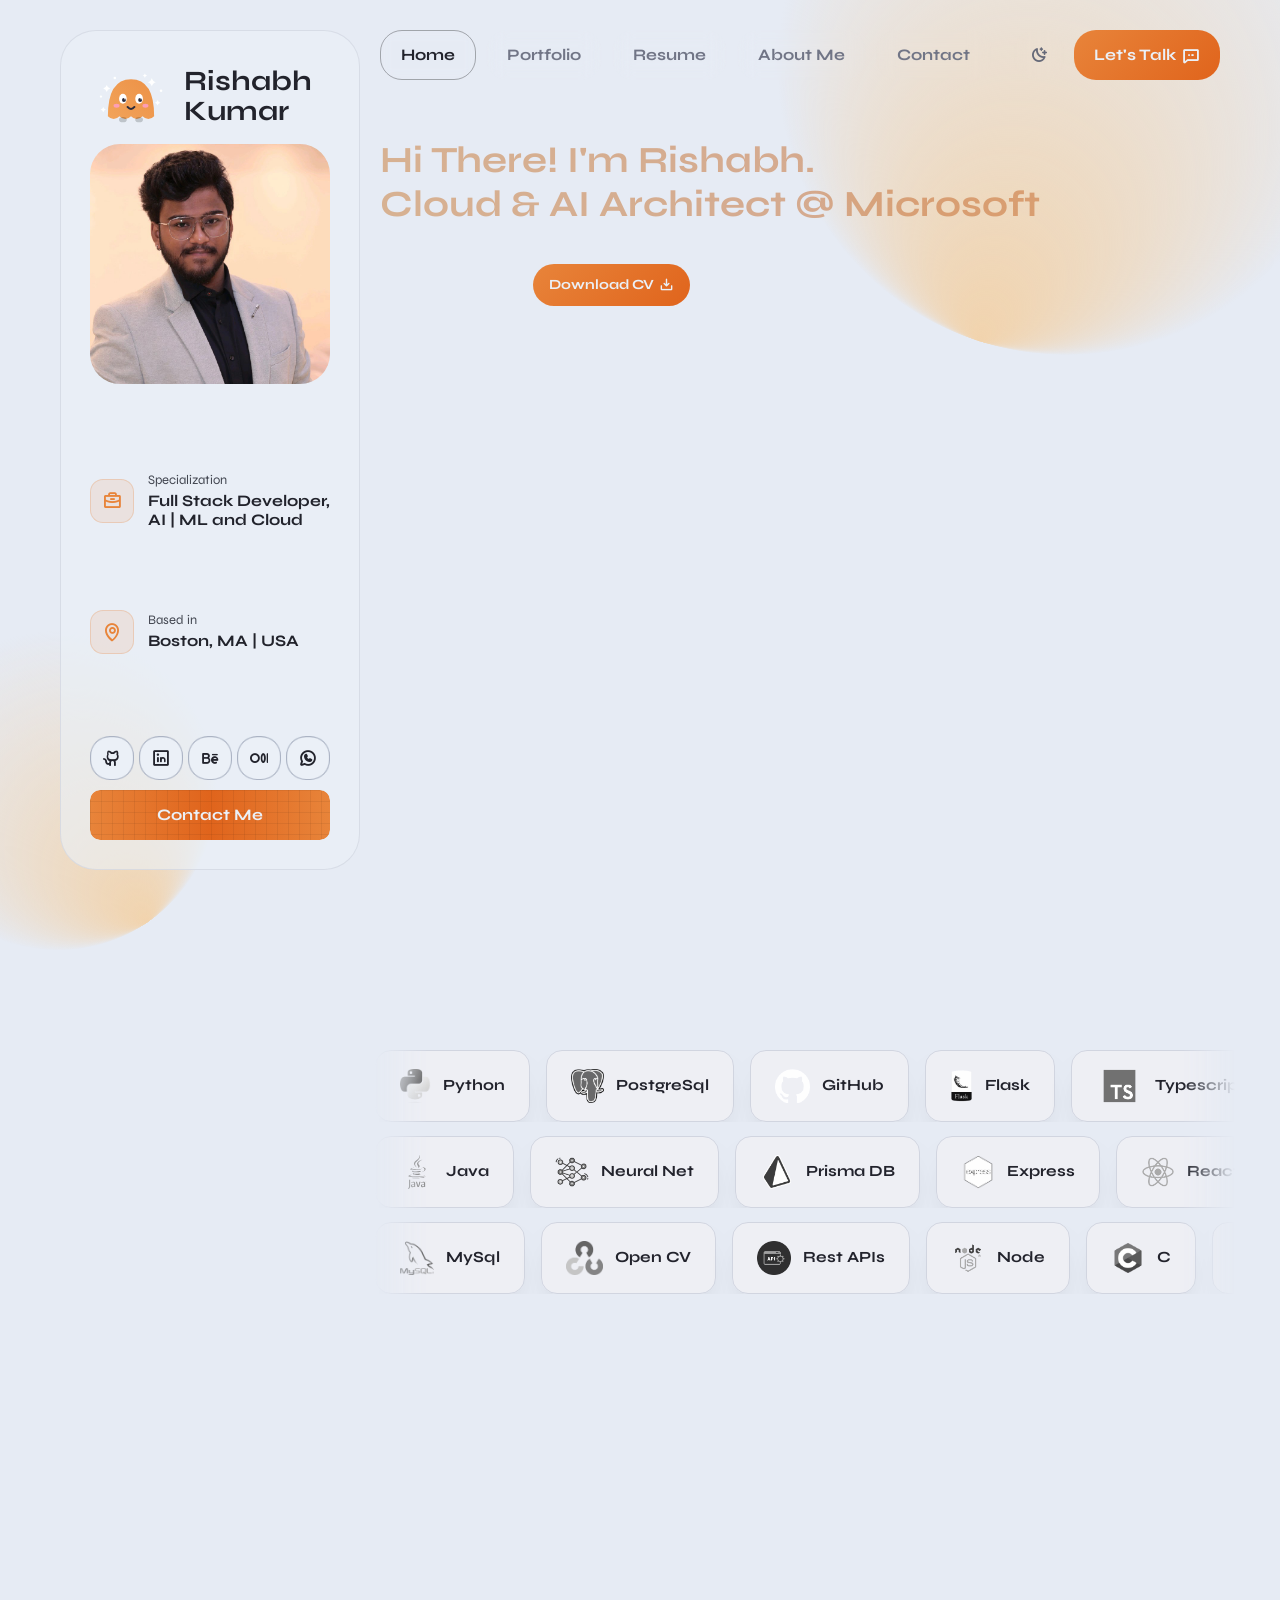
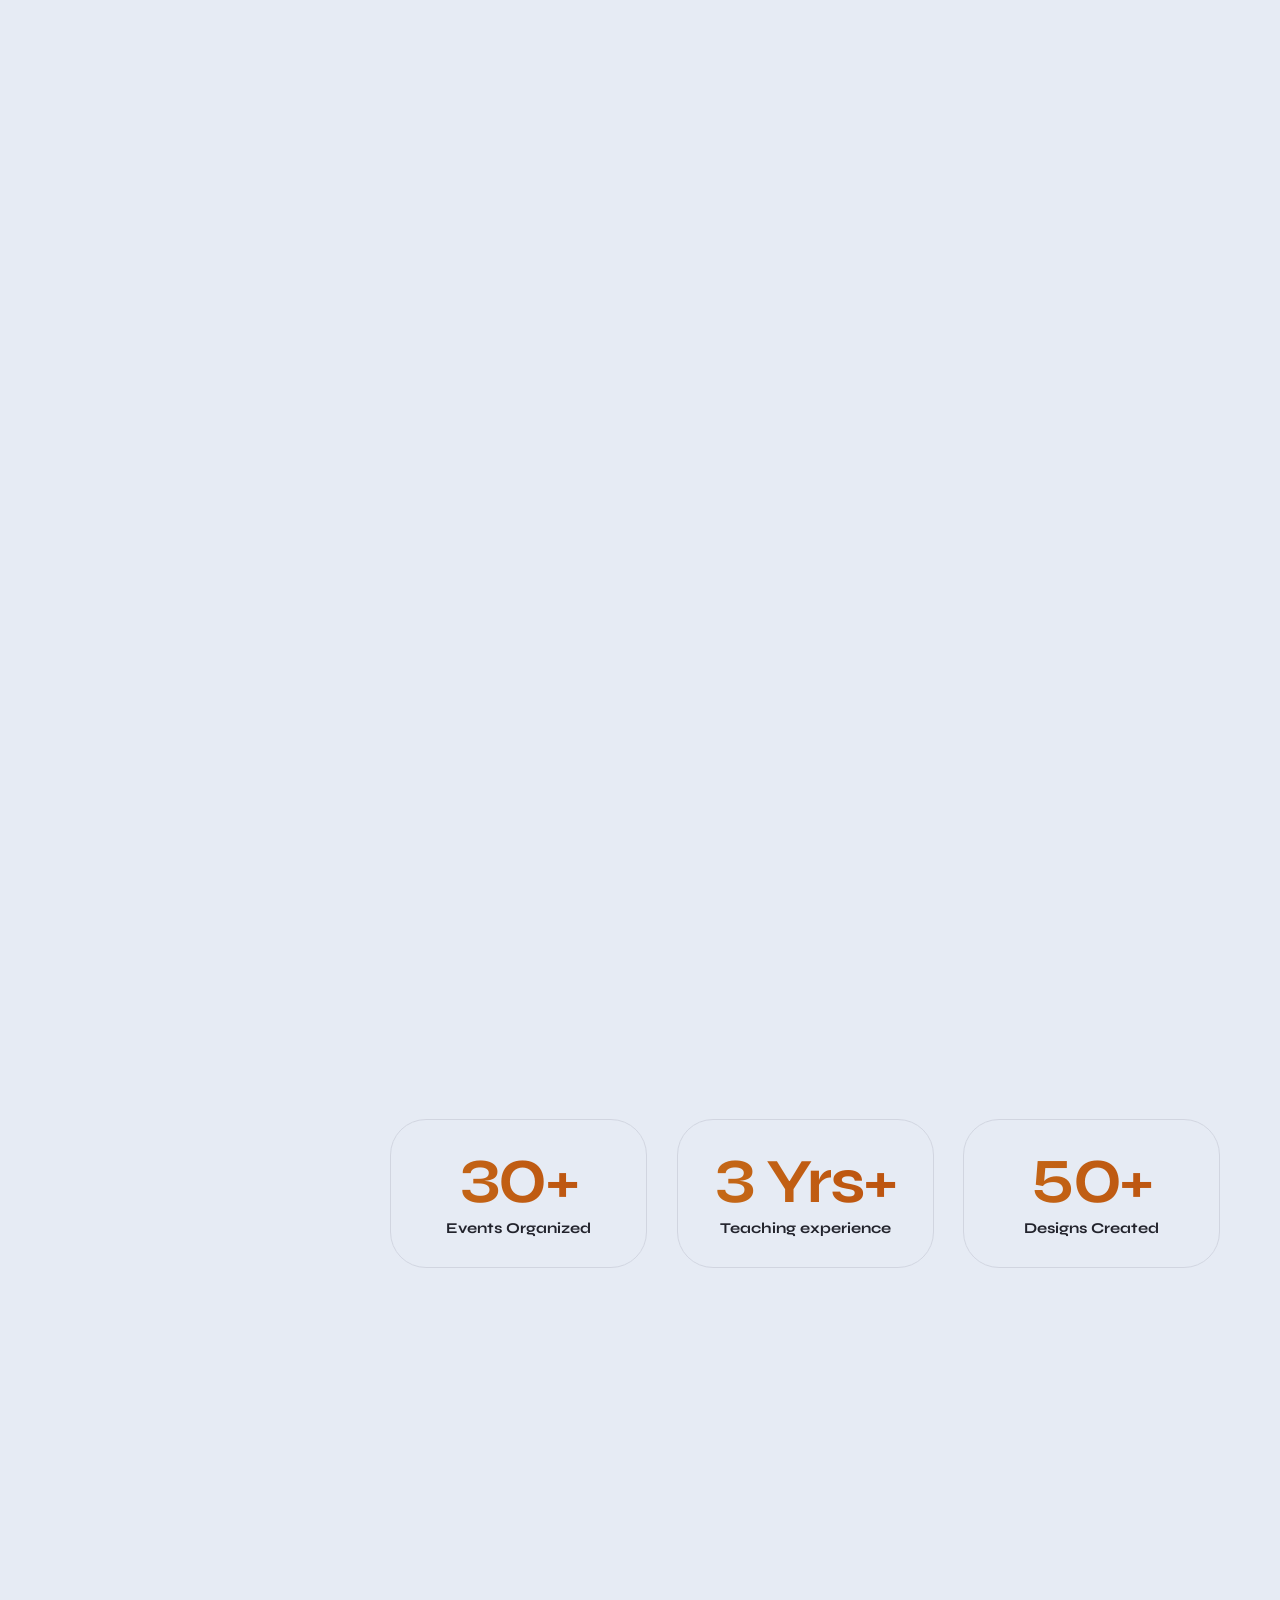
<file: index.html>
<!DOCTYPE html>
<html lang="en" dir="ltr">



<meta http-equiv="content-type" content="text/html;charset=utf-8" />

<head>
  <meta charset="UTF-8">

  <!-- Page Title -->
  <title>Rishabh Kumar</title>

  <!-- Meta Tags -->
  <meta name="description" content="Portfolio Website">

  <meta name="author" content="Rishabh Kumar">

  <!-- Viewport Meta-->
  <meta http-equiv="X-UA-Compatible" content="IE=edge">
  <meta name="viewport" content="width=device-width, initial-scale=1, maximum-scale=1">

  <!-- Favicon & Icons Start -->
  <link rel="icon" href="img/favicon/icon.svg" type="image/svg+xml">
  <link rel="manifest" href="img/favicon/manifest.webmanifest">
  <!-- Favicon & Icons End -->

  <!-- Facebook Metadata Start -->
  <meta property="og:image:height" content="800">
  <meta property="og:image:width" content="800">
  <meta property="og:title" content="Rishabh Kumar">
  <meta property="og:description" content="Rishabh Kumar">
  <meta property="og:image" content="https://rishabhkumar14.github.io/img/avatars/1693919772379.jpeg">
  <!-- Facebook Metadata End -->

  <!-- Styles Start -->
  <link rel="stylesheet" href="css/loaders/loader.css?v=20260624">
  <link rel="stylesheet" type="text/css" href="css/plugins.css?v=20260624">
  <link rel="stylesheet" type="text/css" href="css/main.css?v=20260637">
  <!-- Styles End -->

  <!-- Custom Browser Color Start -->
  <meta name="theme-color" media="(prefers-color-scheme: light)" content="#dcdce7">
  <meta name="theme-color" media="(prefers-color-scheme: dark)" content="#111111">
  <meta name="msapplication-navbutton-color" content="#111111">
  <meta name="apple-mobile-web-app-capable" content="yes">
  <meta name="apple-mobile-web-app-status-bar-style" content="black-translucent">
  <!-- Custom Browser Color End -->

  <!-- MS Paint Architecture Widget Styles Start -->
  <!-- inline <style> block #1 moved to css/main.css -->
  <!-- MS Paint Architecture Widget Styles End -->
</head>

<body>

  <!-- Loader Start -->
  <div id="loader" class="loader">
    <div id="loaderContent" class="loader__content">
      <div class="loader__shadow"></div>
      <div class="loader__box"></div>
    </div>
  </div>
  <!-- Loader End -->

  <!-- Header Start -->
  <header id="header" class="header d-flex justify-content-between">

    <!-- Navigation Menu Start -->
    <div class="header__navigation">
      <nav id="menu" class="menu">
        <ul class="menu__list d-flex justify-content-start">
          <li class="menu__item">
            <a class="menu__link btn" href="#home">
              <span class="menu__caption">Home</span>
              <i class="ph-bold ph-house-simple"></i>
            </a>
          </li>
          <li class="menu__item">
            <a class="menu__link btn" href="#portfolio">
              <span class="menu__caption">Portfolio</span>
              <i class="ph-bold ph-squares-four"></i>
            </a>
          </li>
          <li class="menu__item">
            <a class="menu__link btn" href="#resume">
              <span class="menu__caption">Resume</span>
              <i class="ph-bold ph-article"></i>
            </a>
          </li>
          <li class="menu__item">
            <a class="menu__link btn" href="#about">
              <span class="menu__caption">About Me</span>
              <i class="ph-bold ph-user"></i>

            </a>
          </li>
          <li class="menu__item">
            <a class="menu__link btn" href="#contact">
              <span class="menu__caption">Contact</span>
              <i class="ph-bold ph-envelope"></i>
            </a>
          </li>
        </ul>
      </nav>
    </div>
    <!-- Navigation Menu End -->

    <!-- Header Controls Start -->
    <div class="header__controls d-flex justify-content-end">
      <button id="color-switcher" class="color-switcher header__switcher btn" type="button" role="switch"
        aria-label="light/dark mode" aria-checked="true"></button>
      <a id="notify-trigger" class="header__trigger btn"
        href="mailto:rishabhkumar140999@gmail.com?subject=Message%20from%20your%20site">
        <span class="trigger__caption">Let's Talk</span>
        <i class="ph-bold ph-chat-dots"></i>
      </a>
    </div>
    <!-- Header Controls End -->

  </header>
  <!-- Header End -->

  <!-- SVG Background Start -->
  <div id="svgBackground" class="svg-background">
    <!-- top svg item -->
    <div class="background__svg01" data-speed="0.8">
      <svg version="1.1" xmlns="http://www.w3.org/2000/svg" x="0px" y="0px" width="1000px" height="1000px"
        viewBox="0 0 1000 1000" style="enable-background:new 0 0 1000 1000;" xml:space="preserve">
        <!-- inline <style> block #2 moved to css/main.css -->
        <radialgradient id="color-gradient" cx="418.5665" cy="225.9685" r="499.9326" fx="866.8251" fy="4.6162"
          gradientTransform="matrix(-0.6935 0.7207 -0.7207 -0.6935 953.1126 355.0528)" gradientUnits="userSpaceOnUse">
          <stop offset="0" style="stop-color:#F1D3AD" />
          <stop offset="1" style="stop-color:#F1D3AD;stop-opacity:0" />
        </radialgradient>
        <circle class="bg01" cx="500" cy="500" r="500" />
      </svg>
    </div>
    <!-- bottom svg item -->
    <div class="background__svg02" data-speed="0.4">
      <svg version="1.1" xmlns="http://www.w3.org/2000/svg" x="0px" y="0px" width="429.6px" height="429.6px"
        viewBox="0 0 429.6 429.6" style="enable-background:new 0 0 429.6 429.6;" xml:space="preserve">
        <!-- inline <style> block #3 moved to css/main.css -->
        <g id="Layer_1-2">
          <radialgradient id="color-gradient-2" cx="2213.9312" cy="-11537.4219" r="214.85" fx="2393.6191"
            fy="-11419.6494" gradientTransform="matrix(1.902285e-02 0.9998 0.9998 -1.954636e-02 11706.5303 -2223.4016)"
            gradientUnits="userSpaceOnUse">
            <stop offset="0" style="stop-color:#F1D3AD" />
            <stop offset="1" style="stop-color:#F1D3AD;stop-opacity:0" />
          </radialgradient>
          <path class="bg02"
            d="M63,63C146.9-21,282.9-21,366.8,62.9s83.8,219.9-0.1,303.8s-219.9,83.9-303.8,0.1S-20.9,146.9,63,63z" />
        </g>
      </svg>
    </div>
  </div>
  <!-- SVG Background End -->

  <!-- Avatar Side Block Start -->
  <div id="avatar" class="avatar">
    <div class="avatar__container d-flex flex-column justify-content-lg-between">
      <!-- image and logo -->
      <div class="avatar__block">
        <div class="avatar__logo d-flex align-items-center">
          <div class="logo__image">

            <svg xmlns="http://www.w3.org/2000/svg" viewBox="0 0 64 64" width="256" height="256" role="img"
              aria-label="Cute mascot" class="cute-mascot">
              <defs>
                <linearGradient id="gradientFill" gradientUnits="userSpaceOnUse" x1="9.9604" y1="75.0338" x2="75.0387"
                  y2="9.9555">
                  <stop offset="0" style="stop-color:var(--mascot-c1)" />
                  <stop offset="1" style="stop-color:var(--mascot-c2)" />
                </linearGradient>
              </defs>
              <g class="cm-float">
                <!-- body: a rounded blob with a cute scalloped bottom -->
                <path class="gradient-fill cm-body"
                  d="M12 46 Q12 14 32 14 Q52 14 52 46 Q47 51 42 46 Q37 51 32 46 Q27 51 22 46 Q17 51 12 46 Z" />
                <!-- little feet -->
                <ellipse class="cm-foot" cx="25" cy="49" rx="3.4" ry="2.2" />
                <ellipse class="cm-foot" cx="39" cy="49" rx="3.4" ry="2.2" />
                <!-- eyes (white + pupil grouped so they blink together) -->
                <g class="cm-eye">
                  <ellipse cx="25" cy="31" rx="3.3" ry="4.3" fill="#fff" />
                  <circle cx="25.9" cy="32" r="1.7" fill="#2b2b3c" />
                  <circle cx="26.7" cy="30.9" r="0.6" fill="#fff" />
                </g>
                <g class="cm-eye">
                  <ellipse cx="39" cy="31" rx="3.3" ry="4.3" fill="#fff" />
                  <circle cx="39.9" cy="32" r="1.7" fill="#2b2b3c" />
                  <circle cx="40.7" cy="30.9" r="0.6" fill="#fff" />
                </g>
                <!-- rosy cheeks -->
                <ellipse cx="19.5" cy="37" rx="2.6" ry="1.7" fill="#ff9ec7" opacity="0.85" />
                <ellipse cx="44.5" cy="37" rx="2.6" ry="1.7" fill="#ff9ec7" opacity="0.85" />
                <!-- smile -->
                <path d="M29 38 Q32 41.5 35 38" fill="none" stroke="#2b2b3c" stroke-width="1.7"
                  stroke-linecap="round" />
                <!-- twinkling sparkles scattered around the mascot -->
                <path class="cm-sparkle cm-sparkle-1"
                  d="M50 13 Q50.7 16 53.5 16.7 Q50.7 17.4 50 20.4 Q49.3 17.4 46.5 16.7 Q49.3 16 50 13 Z" fill="#fff" />
                <path class="cm-sparkle cm-sparkle-2"
                  d="M11 19 Q11.6 21.4 14 22 Q11.6 22.6 11 25 Q10.4 22.6 8 22 Q10.4 21.4 11 19 Z" fill="#fff" />
                <path class="cm-sparkle cm-sparkle-3"
                  d="M55 32 Q55.5 33.8 57.3 34.3 Q55.5 34.8 55 36.6 Q54.5 34.8 52.7 34.3 Q54.5 33.8 55 32 Z"
                  fill="#fff" />
                <path class="cm-sparkle cm-sparkle-4"
                  d="M8 38 Q8.5 39.8 10.3 40.3 Q8.5 40.8 8 42.6 Q7.5 40.8 5.7 40.3 Q7.5 39.8 8 38 Z" fill="#fff" />
                <path class="cm-sparkle cm-sparkle-5"
                  d="M44 9 Q44.4 10.5 46 10.9 Q44.4 11.3 44 12.8 Q43.6 11.3 42 10.9 Q43.6 10.5 44 9 Z" fill="#fff" />
                <circle class="cm-dot cm-sparkle-6" cx="18" cy="13" r="1.1" fill="#fff" />
                <circle class="cm-dot cm-sparkle-7" cx="58" cy="24" r="1.1" fill="#fff" />
                <circle class="cm-dot cm-sparkle-8" cx="6" cy="29" r="1" fill="#fff" />
              </g>
            </svg>

          </div>
          <div class="logo__caption">
            <p>Rishabh<br>Kumar</p>
          </div>
        </div>
        <div class="avatar__image">


          <img src="img/avatars/1693919772379.jpeg" alt="Rishabh Kumar Avatar" id="avatarImage"
            data-alt-src="img/avatars/1715794805623.jpeg" data-alt-src2="img/avatars/1715794805624.jpeg">


          <div id="game-section" style="display:none; text-align: center;">
            <h5 style="color: #d63384; margin-top: 10px;">Fill the Heart with Pi!</h5>
            <div id="heart-container">
              <svg viewBox="0 0 32 29.6" width="100" height="100">
                <path id="heart-outline" d="M23.6,0c-3.4,0-6.4,2.5-7.6,5.6C14.8,2.5,11.8,0,8.4,0C3.8,0,0,3.8,0,8.4
                          c0,9.4,16,21.2,16,21.2s16-11.8,16-21.2C32,3.8,28.2,0,23.6,0z" fill="none" stroke="#d63384"
                  stroke-width="1" />
                <clippath id="heartClip">
                  <path d="M23.6,0c-3.4,0-6.4,2.5-7.6,5.6C14.8,2.5,11.8,0,8.4,0C3.8,0,0,3.8,0,8.4
                          c0,9.4,16,21.2,16,21.2s16-11.8,16-21.2C32,3.8,28.2,0,23.6,0z" />
                </clippath>
                <rect id="heartFill" x="0" y="29.6" width="32" height="29.6" fill="#d63384"
                  clip-path="url(#heartClip)" />
              </svg>
            </div>

            <!-- Container for the prompt text and input -->
            <div id="pi-interaction">
              <p style="font-size: 1em;">Type the digits of π :</p>
              <input type="text" id="piInput" style="font-size: 1em; padding: 2px; width: 100px; max-width: 90%;"
                autofocus>
            </div>

            <p id="pimessage" style="font-size: 0.75em; color: #d63384; height: 4.5em; margin-top: 10px;"></p>
          </div>

          <script>
            // Avatar reveal logic remains the same.
            const avatarImage = document.getElementById("avatarImage");
            const gameSection = document.getElementById("game-section");
            let clickCount = 0;

            avatarImage.addEventListener("click", function () {
              clickCount++;
              if (clickCount === 13) {
                avatarImage.style.display = "none";
                gameSection.style.display = "block";
              }
            });

            // Game elements and logic
            const piDigits = "3.1415926535897932384626433832795028841971693993751058209";
            let progress = 0;
            let allowLetters = false; // Start with only numbers allowed

            // Array with multiple error prompts.
            const errorMessages = [
              "Naah! You don't deserve me. Try again!",
              "Ayyyy Poda, that's not pi. Give it another go!",
              "Wrong digits, darling, Respect for Subi -1",
              "Close, but not quite. Let's try again!"
            ];

            const inputField = document.getElementById("piInput");
            const messageEl = document.getElementById("pimessage");
            const heartFill = document.getElementById("heartFill");

            function updateHeartFill() {
              const totalHeight = 29.6;
              let ratio = progress / piDigits.length;
              if (ratio > 1) ratio = 1;
              const fillHeight = totalHeight * ratio;
              const newY = totalHeight - fillHeight;
              heartFill.setAttribute("y", newY);
              heartFill.setAttribute("height", fillHeight);
            }

            function triggerSuccess() {
              inputField.disabled = true;
              // Replace the heart with the victory GIF.
              const heartContainer = document.getElementById("heart-container");
              heartContainer.innerHTML = '<img id="victoryGif" src="img/avatars/victory.gif" width="100" height="100" alt="Victory">';
              // Hide the prompt and input container.
              document.getElementById("pi-interaction").style.display = "none";
              messageEl.textContent = "Happy Valentine's Day My Subi Dubi 💝! Didn't wanna test you or anything but just felt like making you work hard a lil 😘💌";
            }

            inputField.addEventListener("input", function () {
              const value = inputField.value;

              // **Check if the user typed "Pi!" exactly, only after failing**
              if (allowLetters && value === "Pi!") {
                triggerSuccess();
                return;
              }

              // **If letters are not yet allowed, block non-numeric input**
              if (!allowLetters && /[^0-9.Pi!]/.test(value)) {
                messageEl.textContent = "Only digits of π allowed!";
                inputField.value = piDigits.substring(0, progress);
                return;
              }

              // **If input follows π sequence, allow it**
              if (piDigits.startsWith(value)) {
                progress = value.length;
                updateHeartFill();
                if (value === piDigits) {
                  triggerSuccess();
                } else {
                  messageEl.textContent = "";
                }
              } else {
                // **Wrong number input → Reset and allow letters**
                allowLetters = true; // Now the user can type "Pi!"
                const randomError = errorMessages[Math.floor(Math.random() * errorMessages.length)];
                messageEl.textContent = randomError;
                inputField.value = piDigits.substring(0, progress);
              }
            });
          </script>


        </div>
      </div>
      <!-- data caption #1 -->
      <div class="avatar__block">
        <div class="avatar__meta">
          <span class="avatar__meta-icon" aria-hidden="true"><i class="ph-bold ph-briefcase"></i></span>
          <h6 class="avatar__meta-text">
            <small class="top">Specialization</small>
            Full Stack Developer,<br> AI | ML and Cloud
          </h6>
        </div>
      </div>
      <!-- data caption #2 -->
      <div class="avatar__block">
        <div class="avatar__meta">
          <span class="avatar__meta-icon" aria-hidden="true"><i class="ph-bold ph-map-pin"></i></span>
          <h6 class="avatar__meta-text">
            <small class="top">Based in</small>
            Boston, MA | USA
          </h6>
        </div>
      </div>
      <!-- socials and CTA button -->
      <div class="avatar__block">
        <div class="avatar__socials">
          <ul class="socials-square d-flex justify-content-between">
            <li class="socials-square__item">
              <a class="socials-square__link btn" href="https://github.com/rishabhkumar14" target="_blank"><i
                  class="ph-bold ph-github-logo"></i></a>
            </li>
            <li class="socials-square__item">
              <a class="socials-square__link btn" href="https://www.linkedin.com/in/rishabhkumar14/" target="_blank"><i
                  class="ph-bold ph-linkedin-logo"></i></a>
            </li>
            <li class="socials-square__item">
              <a class="socials-square__link btn" href="https://www.behance.net/gallery/177691749/Personal-Portfolio"
                target="_blank"><i class="ph-bold ph-behance-logo"></i></a>
            </li>
            <li class="socials-square__item">
              <a class="socials-square__link btn"
                href="https://medium.com/@rishabhkumar140999/how-to-train-ml-dl-models-on-encrypted-data-1005f3101f67"
                target="_blank"><i class="ph-bold ph-medium-logo"></i></a>
            </li>
            <li class="socials-square__item">
              <a class="socials-square__link btn" href="https://wa.me/+919653700880" target="_blank"><i
                  class="ph-bold ph-whatsapp-logo"></i></a>
            </li>
          </ul>
        </div>
        <div class="avatar__btnholder">
          <a class="btn btn-default btn-fullwidth btn-hover btn-hover-accent btn-contact-grid" href="#contact"
            target="_blank">
            <span class="btn-caption">Contact Me</span>
          </a>
        </div>
      </div>
    </div>
  </div>
  <!-- Avatar Side Block End -->

  <!-- Page Content Start -->
  <div id="content" class="content">
    <div class="content__wrapper">

      <!-- Intro Section Start -->
      <section id="home" class="main intro">

        <!-- Headline Start -->
        <div id="headline" class="headline d-flex align-items-start flex-column">
          <h1 class="headline__title animate-headline">Hi There! I'm Rishabh. <br>Cloud & AI Architect @ Microsoft</h1>
          <div id="microsoftBanner" style="margin-top: 4px; padding: 8px 14px; background: linear-gradient(135deg, #e0641c 0%, #f4a24d 100%); 
            border-radius: 8px; border-left: 3px solid #c0530f; animation: pulse 2s infinite; display: inline-flex; 
            align-items: center; gap: 8px; cursor: pointer; transition: transform 0.3s ease, box-shadow 0.3s ease; 
            white-space: nowrap; width: -moz-fit-content; width: fit-content; max-width: none;"
            class="animate-headline"
            onmouseover="this.style.transform='scale(1.02)'; this.style.boxShadow='0 8px 20px rgba(224,100,28,0.4)';"
            onmouseout="this.style.transform='scale(1)'; this.style.boxShadow='none';">
            <img src="img/works/experience/microsoft.png" alt="Microsoft Logo"
              style="width: 20px; height: 20px; flex-shrink: 0;">
            <p
              style="margin: 0; font-size: 0.95em; font-weight: 600; color: white; display: flex; align-items: center; white-space: nowrap;">
              <span style="white-space: nowrap;"> Working on Microsoft AI Foundry Agent Service</span>
            </p>
          </div>
          <div id="confettiContainer"
            style="position: fixed; top: 0; left: 0; width: 100%; height: 100%; pointer-events: none; z-index: 9999;">
          </div>
          <div class="headline__btnholder d-flex flex-column flex-sm-row">
            <a class="btn mobile-vertical btn-default btn-hover btn-hover-accent-mobile animate-headline"
              href="#portfolio">
              <span class="btn-caption">My Projects</span>
              <i class="ph-bold ph-squares-four"></i>
            </a>
            <a class="btn mobile-vertical btn-default btn-hover btn-hover-accent" href="https://dub.sh/rishabhresume"
              target="_blank">
              <span class="btn-caption">Download CV</span>
              <i class="ph-bold ph-download-simple"></i>
            </a>
          </div>


        </div>
        <!-- Headline End -->

        <!-- Rishabh Chat Widget Start -->
        <div id="rishabhChat" class="home-chat animate-headline" aria-label="Chat with Rishabh">
          <header class="hc-head">
            <div class="hc-avatar" aria-hidden="true">
              <svg xmlns="http://www.w3.org/2000/svg" viewBox="0 0 13 13" fill="currentColor" width="55%" height="55%"
                aria-hidden="true">
                <path
                  d="M5.6,12.6c-0.5-0.8-0.7-2.4-1.7-3.5c-1-1-2.7-1.2-3.5-1.7C-0.1,7-0.1,6,0.4,5.6c0.8-0.5,2.3-0.6,3.5-1.8 C5,2.8,5.1,1.2,5.6,0.4C6-0.1,7-0.1,7.4,0.4c0.5,0.8,0.7,2.4,1.8,3.5c1.2,1.2,2.6,1.2,3.5,1.7c0.6,0.4,0.6,1.4,0,1.7 C11.8,7.9,10.2,8,9.1,9.1c-1,1-1.2,2.7-1.7,3.5C7,13.1,6,13.1,5.6,12.6z" />
              </svg>
            </div>
            <div class="hc-titles">
              <strong class="hc-name">Rishabh Kumar</strong>
              <span class="hc-sub">Ask me anything</span>
            </div>
            <button class="hc-icon is-unsupported" type="button" id="hcSoundBtn" title="Sound (coming soon)"
              aria-label="Sound (coming soon)" disabled aria-disabled="true">
              <svg viewBox="0 0 24 24" fill="none" stroke="currentColor" stroke-width="2" stroke-linecap="round"
                stroke-linejoin="round">
                <polygon points="11 5 6 9 2 9 2 15 6 15 11 19 11 5"></polygon>
                <line x1="23" y1="9" x2="17" y2="15"></line>
                <line x1="17" y1="9" x2="23" y2="15"></line>
              </svg>
            </button>
            <button class="hc-icon" type="button" id="hcMinBtn" title="Minimize" aria-label="Minimize chat">
              <svg viewBox="0 0 24 24" fill="none" stroke="currentColor" stroke-width="2" stroke-linecap="round"
                stroke-linejoin="round">
                <line x1="5" y1="19" x2="19" y2="19"></line>
              </svg>
            </button>
            <button class="hc-icon" type="button" id="hcResetBtn" title="Reset chat" aria-label="Reset chat">
              <svg viewBox="0 0 24 24" fill="none" stroke="currentColor" stroke-width="2" stroke-linecap="round"
                stroke-linejoin="round">
                <polyline points="23 4 23 10 17 10"></polyline>
                <path d="M20.49 15a9 9 0 1 1-2.12-9.36L23 10"></path>
              </svg>
            </button>
          </header>
          <div class="hc-body is-greeting" id="hcBody">
            <div class="hc-avatar hc-avatar-lg" aria-hidden="true"><span>R</span></div>
            <p class="hc-greet">Hey, I'm Rishabh.</p>
            <p class="hc-greet-sub">Ask me about my work, projects, or anything.</p>
            <div class="hc-chips" id="hcChips">
              <button class="hc-chip" type="button" data-q="Who are you?">Who are you?</button>
              <button class="hc-chip" type="button" data-q="What do you work on?">What do you work on?</button>
              <button class="hc-chip" type="button" data-q="Why is the latency of this chat agent so low?">Why's the
                latency so low?</button>
            </div>
          </div>
          <form class="hc-footer" id="hcForm" autocomplete="off">
            <input class="hc-input" id="hcInput" type="text" placeholder="Ask me anything…" aria-label="Chat input">
            <button class="hc-icon" type="button" id="hcMicBtn" title="Voice" aria-label="Voice input">
              <svg viewBox="0 0 24 24" fill="none" stroke="currentColor" stroke-width="2" stroke-linecap="round"
                stroke-linejoin="round">
                <path d="M12 1a3 3 0 0 0-3 3v8a3 3 0 0 0 6 0V4a3 3 0 0 0-3-3z"></path>
                <path d="M19 10v2a7 7 0 0 1-14 0v-2"></path>
                <line x1="12" y1="19" x2="12" y2="23"></line>
                <line x1="8" y1="23" x2="16" y2="23"></line>
              </svg>
            </button>
            <button class="hc-send" type="submit" title="Send" aria-label="Send message">
              <svg viewBox="0 0 24 24" fill="none" stroke="currentColor" stroke-width="2" stroke-linecap="round"
                stroke-linejoin="round">
                <line x1="22" y1="2" x2="11" y2="13"></line>
                <polygon points="22 2 15 22 11 13 2 9 22 2"></polygon>
              </svg>
            </button>
          </form>
        </div>
        <!-- Rishabh Chat Widget End -->

        <!-- MS Paint Architecture Widget Start -->
        <div id="homeCanvasWrap" class="home-canvas-wrap animate-headline">

          <p class="canvas-caption">
            <svg xmlns="http://www.w3.org/2000/svg" width="13" height="13" viewBox="0 0 13 13" fill="currentColor"
              style="vertical-align: -2px; margin-right: 4px;">
              <path
                d="M5.6,12.6c-0.5-0.8-0.7-2.4-1.7-3.5c-1-1-2.7-1.2-3.5-1.7C-0.1,7-0.1,6,0.4,5.6c0.8-0.5,2.3-0.6,3.5-1.8 C5,2.8,5.1,1.2,5.6,0.4C6-0.1,7-0.1,7.4,0.4c0.5,0.8,0.7,2.4,1.8,3.5c1.2,1.2,2.6,1.2,3.5,1.7c0.6,0.4,0.6,1.4,0,1.7 C11.8,7.9,10.2,8,9.1,9.1c-1,1-1.2,2.7-1.7,3.5C7,13.1,6,13.1,5.6,12.6z" />
            </svg>
            <span class="canvas-caption-text"><b>Hi there!</b> Doodle over a mock Foundry architecture.</span>
          </p>

          <div class="ms-paint" id="msPaint">
            <div class="mp-titlebar">
              <div class="mp-title"><span class="mp-logo"><i></i><i></i><i></i><i></i></span> vNet-RAG-architecture
              </div>
              <div class="mp-window-controls">
                <div class="mp-wc mp-wc-min" id="mpMin" title="Minimize"><span></span></div>
                <div class="mp-wc" id="mpMax" title="Maximize">&#9634;</div>
                <div class="mp-wc close" id="mpClose" title="Clear">&#10005;</div>
              </div>
            </div>

            <!-- Hover tooltip listing what's interactive here. Opens when the
                 ? help button is hovered/clicked; arrow points up at it. -->
            <div class="mp-help-pop" id="mpHelpPop" role="tooltip" aria-label="Help" hidden>
              <div class="mp-help-body">
                <ul>
                  <li><b>Pick a colour</b> from the palette, and a tool from the tool box on the left.</li>
                  <li><b>&#8634; Redraw</b> replays the architecture animation; the <b>&#10005;</b> button clears the
                    board.</li>
                  <li>The <b>File</b> menu works too &mdash; <b>Open</b> an image, <b>Save</b> / <b>Save As</b> your
                    drawing, or <b>Print</b> it.</li>
                  <li class="mp-help-desktop-only"><b>Move</b> the window by dragging the blue title bar; <b>resize</b>
                    from any edge or corner.</li>
                  <li><b>Minimize / Maximize</b> with the title-bar buttons.</li>
                </ul>
              </div>
            </div>

            <div class="mp-menubar" id="mpMenubar">
              <div class="mp-menu"><span class="mp-menu-label"><u>F</u>ile</span>
                <ul class="mp-dropdown">
                  <li data-action="clear">New</li>
                  <li data-action="open">Open...</li>
                  <li data-action="save">Save</li>
                  <li data-action="save-as">Save As...</li>
                  <li class="sep"></li>
                  <li data-action="print">Print...</li>
                  <li>Page Setup...</li>
                  <li class="sep"></li>
                  <li>Exit</li>
                </ul>
              </div>
              <div class="mp-menu"><span class="mp-menu-label"><u>E</u>dit</span>
                <ul class="mp-dropdown">
                  <li class="dim">Undo</li>
                  <li class="dim">Repeat</li>
                  <li class="sep"></li>
                  <li>Cut</li>
                  <li>Copy</li>
                  <li>Paste</li>
                  <li class="sep"></li>
                  <li>Select All</li>
                </ul>
              </div>
              <div class="mp-menu"><span class="mp-menu-label"><u>V</u>iew</span>
                <ul class="mp-dropdown">
                  <li>Tool Box</li>
                  <li>Color Box</li>
                  <li>Status Bar</li>
                  <li class="sep"></li>
                  <li>Zoom &#9656;</li>
                  <li>View Bitmap</li>
                </ul>
              </div>
              <div class="mp-menu"><span class="mp-menu-label"><u>I</u>mage</span>
                <ul class="mp-dropdown">
                  <li>Flip/Rotate...</li>
                  <li>Stretch/Skew...</li>
                  <li>Invert Colors</li>
                  <li>Attributes...</li>
                  <li class="sep"></li>
                  <li data-action="redraw">Redraw architecture</li>
                  <li data-action="clear">Clear Image</li>
                </ul>
              </div>
              <div class="mp-menu"><span class="mp-menu-label"><u>C</u>olors</span>
                <ul class="mp-dropdown">
                  <li>Edit Colors...</li>
                  <li>Get Colors...</li>
                  <li>Save Colors...</li>
                </ul>
              </div>
              <div class="mp-menu"><span class="mp-menu-label"><u>H</u>elp</span>
                <ul class="mp-dropdown">
                  <li>Help Topics</li>
                  <li class="sep"></li>
                  <li>About Paint</li>
                </ul>
              </div>

              <!-- Flat round blue "?" help button, anchored to the right end of
                   the menu row (classic Windows ribbon help affordance). -->
              <div class="mp-help-btn" id="mpHelp" title="Help &mdash; what can I do here?" role="button" tabindex="0"
                aria-label="Help">?</div>
            </div>

            <div class="mp-body">
              <div class="mp-toolbox">
                <div class="mp-tools" id="mpTools">
                  <div class="mp-tool active" data-tool="pencil" title="Pencil"><svg viewBox="0 0 16 16">
                      <polygon points="3,13 4.2,9.4 10.6,3 13,5.4 6.6,11.8" fill="#f0c000" stroke="#6f5300"
                        stroke-width="0.7" />
                      <polygon points="10.6,3 12.1,1.5 14.5,3.9 13,5.4" fill="#bf8a00" stroke="#6f5300"
                        stroke-width="0.7" />
                      <polygon points="3,13 4.2,9.4 6.6,11.8" fill="#222" />
                    </svg></div>
                  <div class="mp-tool" data-tool="brush" title="Brush"><svg viewBox="0 0 16 16">
                      <rect x="9.3" y="1.8" width="2" height="6.5" rx="1" transform="rotate(42 10.3 5)"
                        fill="#9a5b2a" />
                      <rect x="7.6" y="5.4" width="3.2" height="2.6" transform="rotate(42 9.2 6.7)" fill="#c8c8c8"
                        stroke="#777" stroke-width="0.5" />
                      <path d="M3 13.2 c0.2 -2.6 3 -3.6 4.4 -5.2 l1.9 1.9 C8.4 11.2 6 14.4 3 13.2 Z" fill="#222" />
                    </svg></div>
                  <div class="mp-tool" data-tool="eraser" title="Eraser"><svg viewBox="0 0 16 16">
                      <polygon points="3.5,11 8.5,6 12.5,10 7.5,15" fill="#f06aa0" stroke="#222" stroke-width="0.8" />
                      <polygon points="8.5,6 10.8,3.7 14.8,7.7 12.5,10" fill="#9fe0ff" stroke="#222"
                        stroke-width="0.8" />
                    </svg></div>
                  <div class="mp-tool" data-tool="fill" title="Fill With Color"><svg viewBox="0 0 16 16">
                      <path d="M4 8 L8.2 3.8 L12.4 8 L8.2 12.2 Z" fill="#1a73e8" stroke="#222" stroke-width="0.9" />
                      <line x1="8.2" y1="2.4" x2="8.2" y2="5" stroke="#222" stroke-width="1" />
                      <rect x="11.6" y="9" width="1.3" height="3.6" fill="#222" />
                      <path d="M13 11.8 c1.1 0.9 1.1 3.2 -0.4 3.2 c-1.1 0 -1.2 -2.2 0.4 -3.2 Z" fill="#1a73e8"
                        stroke="#222" stroke-width="0.5" />
                    </svg></div>
                  <div class="mp-tool" data-tool="line" title="Line"><svg viewBox="0 0 16 16">
                      <line x1="3" y1="13" x2="13" y2="3" stroke="#222" stroke-width="1.7" stroke-linecap="round" />
                    </svg></div>
                  <div class="mp-tool" data-tool="rect" title="Rectangle"><svg viewBox="0 0 16 16">
                      <rect x="2.6" y="4" width="10.8" height="8" fill="none" stroke="#222" stroke-width="1.7" />
                    </svg></div>
                  <div class="mp-tool" data-tool="ellipse" title="Ellipse"><svg viewBox="0 0 16 16">
                      <ellipse cx="8" cy="8" rx="5.8" ry="4.4" fill="none" stroke="#222" stroke-width="1.7" />
                    </svg></div>
                  <div class="mp-tool" data-tool="picker" title="Pick Color"><svg viewBox="0 0 16 16">
                      <path d="M9.8 2.2 L13.8 6.2 L12.4 7.6 L11.4 6.6 L6.2 11.8 L3.4 12.7 L4.3 9.9 L9.5 4.7 L8.5 3.7 Z"
                        fill="#222" />
                      <circle cx="11.4" cy="4.6" r="1.7" fill="#1a73e8" />
                    </svg></div>
                  <div class="mp-tool" data-tool="text" title="Text"><svg viewBox="0 0 16 16">
                      <text x="8" y="12.5" text-anchor="middle" font-family="'Times New Roman',serif" font-size="13"
                        font-weight="bold" fill="#222">A</text>
                    </svg></div>
                  <div class="mp-tool active" data-tool="grid" id="mpGridTool" title="Toggle Grid"><svg
                      viewBox="0 0 16 16">
                      <rect x="2" y="2" width="12" height="12" fill="none" stroke="#222" stroke-width="1.2" />
                      <line x1="6" y1="2" x2="6" y2="14" stroke="#222" stroke-width="0.8" />
                      <line x1="10" y1="2" x2="10" y2="14" stroke="#222" stroke-width="0.8" />
                      <line x1="2" y1="6" x2="14" y2="6" stroke="#222" stroke-width="0.8" />
                      <line x1="2" y1="10" x2="14" y2="10" stroke="#222" stroke-width="0.8" />
                    </svg></div>
                  <div class="mp-tool is-disabled" data-tool="undo" id="mpUndo" title="Undo"><svg viewBox="0 0 16 16">
                      <path
                        d="M3.2 7.2 L6.8 3.6 L6.8 5.6 C10.2 5.6 12.8 7.6 12.8 11 L11.2 11 C11.2 8.4 9.3 7.0 6.8 7.0 L6.8 9.0 Z"
                        fill="#222" />
                    </svg></div>
                  <div class="mp-tool is-disabled" data-tool="redo" id="mpRedo" title="Redo"><svg viewBox="0 0 16 16">
                      <path
                        d="M12.8 7.2 L9.2 3.6 L9.2 5.6 C5.8 5.6 3.2 7.6 3.2 11 L4.8 11 C4.8 8.4 6.7 7.0 9.2 7.0 L9.2 9.0 Z"
                        fill="#222" />
                    </svg></div>
                </div>
                <div class="mp-sizes" id="mpSizes">
                  <div class="mp-size-bar active" data-size="2" style="height:2px"></div>
                  <div class="mp-size-bar" data-size="5" style="height:4px"></div>
                  <div class="mp-size-bar" data-size="11" style="height:7px"></div>
                  <div class="mp-size-bar" data-size="24" style="height:11px"></div>
                </div>
              </div>

              <div class="mp-canvas-area">
                <div class="mp-canvas-frame show-grid" id="mpFrame">
                  <canvas id="mpCanvas"></canvas>
                </div>
              </div>
            </div>

            <div class="mp-palette-bar">
              <div class="mp-current">
                <div class="fg" id="mpFg"></div>
                <div class="bg" id="mpBg"></div>
              </div>
              <div class="mp-colors" id="mpColors"></div>
            </div>
            <div class="mp-statusbar">
              <div class="grow" id="mpStatus">Azure AI Foundry RAG baseline &mdash; network isolated.</div>
              <div class="mp-redraw" id="mpRedraw" title="Redraw the architecture">&#8634; Redraw</div>
              <div id="mpCoords"> , </div>
            </div>
          </div>


        </div>
        <!-- MS Paint Architecture Widget End -->

      </section>
      <!-- Intro Section End -->




      <!-- Tools List Start -->
      <section id="tech" class="inner-tech">

        <!-- Content Block - H2 Section Title Start -->
        <div class="content__block section-grid-title">
          <h2 class="h2__title animate-in-up">Tech I have worked with</h2>
        </div>
        <!-- Content Block - H2 Section Title End -->

        <div class="content__block grid-block block-large">
          <!-- Tools List Start -->
          <div class="tools-cards d-flex justify-content-start flex-wrap">
            <!-- tools simgle item -->
            <div class="tools-cards__item d-flex grid-item-s animate-card-5">
              <div class="tools-cards__card">
                <img class="tools-cards__icon animate-in-up" src="img/tools/python.png" alt="Tools Icon" loading="lazy"
                  decoding="async">
                <h6 class="tools-cards__caption animate-in-up">Python</h6>
              </div>
            </div>
            <!-- tools simgle item -->
            <div class="tools-cards__item d-flex grid-item-s animate-card-5">
              <div class="tools-cards__card">
                <img class="tools-cards__icon animate-in-up" src="img/tools/java.svg" alt="Tools Icon" loading="lazy"
                  decoding="async">
                <h6 class="tools-cards__caption animate-in-up">Java</h6>
              </div>
            </div>
            <!-- tools simgle item -->
            <div class="tools-cards__item d-flex grid-item-s animate-card-5">
              <div class="tools-cards__card">
                <img class="tools-cards__icon animate-in-up" src="img/tools/sql.png" alt="Tools Icon" loading="lazy"
                  decoding="async">
                <h6 class="tools-cards__caption animate-in-up">MySql</h6>
              </div>
            </div>
            <!-- tools simgle item -->
            <div class="tools-cards__item d-flex grid-item-s animate-card-5">
              <div class="tools-cards__card">
                <img class="tools-cards__icon animate-in-up" src="img/tools/Postgresql.png" alt="Tools Icon"
                  loading="lazy" decoding="async">
                <h6 class="tools-cards__caption animate-in-up">PostgreSql</h6>
              </div>
            </div>
            <!-- tools simgle item -->
            <div class="tools-cards__item d-flex grid-item-s animate-card-5">
              <div class="tools-cards__card">
                <img class="tools-cards__icon animate-in-up" src="img/tools/CNNrnn.png" alt="Tools Icon" loading="lazy"
                  decoding="async">
                <h6 class="tools-cards__caption animate-in-up">Neural Net</h6>
              </div>
            </div>
            <!-- tools simgle item -->
            <div class="tools-cards__item d-flex grid-item-s animate-card-5">
              <div class="tools-cards__card">
                <img class="tools-cards__icon animate-in-up" src="img/tools/opencv.png" alt="Tools Icon" loading="lazy"
                  decoding="async">
                <h6 class="tools-cards__caption animate-in-up">Open CV</h6>
              </div>
            </div>

            <!-- tools simgle item -->
            <div class="tools-cards__item d-flex grid-item-s animate-card-5">
              <div class="tools-cards__card">
                <img class="tools-cards__icon animate-in-up" src="img/tools/github.png" alt="Tools Icon" loading="lazy"
                  decoding="async">
                <h6 class="tools-cards__caption animate-in-up">GitHub</h6>
              </div>
            </div>
            <!-- tools simgle item -->
            <div class="tools-cards__item d-flex grid-item-s animate-card-5">
              <div class="tools-cards__card">
                <img class="tools-cards__icon animate-in-up" src="img/tools/prismadb.png" alt="Tools Icon"
                  loading="lazy" decoding="async">
                <h6 class="tools-cards__caption animate-in-up">Prisma DB</h6>
              </div>
            </div>
            <!-- tools simgle item -->
            <div class="tools-cards__item d-flex grid-item-s animate-card-5">
              <div class="tools-cards__card">
                <img class="tools-cards__icon animate-in-up" src="img/tools/restapis.png" alt="Tools Icon"
                  loading="lazy" decoding="async">
                <h6 class="tools-cards__caption animate-in-up">Rest APIs</h6>
              </div>
            </div>
            <!-- tools simgle item -->
            <div class="tools-cards__item d-flex grid-item-s animate-card-5">
              <div class="tools-cards__card">
                <img class="tools-cards__icon animate-in-up" src="img/tools/flask.png" alt="Tools Icon" loading="lazy"
                  decoding="async">
                <h6 class="tools-cards__caption animate-in-up">Flask</h6>
              </div>
            </div>
            <!-- tools simgle item -->
            <div class="tools-cards__item d-flex grid-item-s animate-card-5">
              <div class="tools-cards__card">
                <img class="tools-cards__icon animate-in-up" src="img/tools/express.png" alt="Tools Icon" loading="lazy"
                  decoding="async">
                <h6 class="tools-cards__caption animate-in-up">Express</h6>
              </div>
            </div>
            <!-- tools simgle item -->
            <div class="tools-cards__item d-flex grid-item-s animate-card-5">
              <div class="tools-cards__card">
                <img class="tools-cards__icon animate-in-up" src="img/tools/node.png" alt="Tools Icon" loading="lazy"
                  decoding="async">
                <h6 class="tools-cards__caption animate-in-up">Node</h6>
              </div>
            </div>
            <!-- tools simgle item -->
            <div class="tools-cards__item d-flex grid-item-s animate-card-5">
              <div class="tools-cards__card">
                <img class="tools-cards__icon animate-in-up" src="img/tools/typescript.png" alt="Tools Icon"
                  loading="lazy" decoding="async">
                <h6 class="tools-cards__caption animate-in-up">Typescript</h6>
              </div>
            </div>
            <!-- tools simgle item -->
            <div class="tools-cards__item d-flex grid-item-s animate-card-5">
              <div class="tools-cards__card">
                <img class="tools-cards__icon animate-in-up" src="img/tools/react.png" alt="Tools Icon" loading="lazy"
                  decoding="async">
                <h6 class="tools-cards__caption animate-in-up">React</h6>
              </div>
            </div>
            <!-- tools simgle item -->
            <div class="tools-cards__item d-flex grid-item-s animate-card-5">
              <div class="tools-cards__card">
                <img class="tools-cards__icon animate-in-up" src="img/tools/c.png" alt="Tools Icon" loading="lazy"
                  decoding="async">
                <h6 class="tools-cards__caption animate-in-up">C</h6>
              </div>
            </div>
            <!-- tools simgle item -->
            <div class="tools-cards__item d-flex grid-item-s animate-card-5">
              <div class="tools-cards__card">
                <img class="tools-cards__icon animate-in-up" src="img/tools/git.png" alt="Tools Icon" loading="lazy"
                  decoding="async">
                <h6 class="tools-cards__caption animate-in-up">Git</h6>
              </div>
            </div>
            <!-- tools simgle item -->
            <div class="tools-cards__item d-flex grid-item-s animate-card-5">
              <div class="tools-cards__card">
                <img class="tools-cards__icon animate-in-up" src="img/tools/C++.png" alt="Tools Icon" loading="lazy"
                  decoding="async">
                <h6 class="tools-cards__caption animate-in-up">C++</h6>
              </div>
            </div>
            <!-- tools simgle item -->
            <div class="tools-cards__item d-flex grid-item-s animate-card-5">
              <div class="tools-cards__card">
                <img class="tools-cards__icon animate-in-up" src="img/tools/icon-figma.svg" alt="Tools Icon"
                  loading="lazy" decoding="async">
                <h6 class="tools-cards__caption animate-in-up">Figma</h6>
              </div>
            </div>
            <!-- tools simgle item -->
            <div class="tools-cards__item d-flex grid-item-s animate-card-5">
              <div class="tools-cards__card">
                <img class="tools-cards__icon animate-in-up" src="img/tools/icon-html.svg" alt="Tools Icon"
                  loading="lazy" decoding="async">
                <h6 class="tools-cards__caption animate-in-up">HTML</h6>
              </div>
            </div>
            <!-- tools simgle item -->
            <div class="tools-cards__item d-flex grid-item-s animate-card-5">
              <div class="tools-cards__card">
                <img class="tools-cards__icon animate-in-up" src="img/tools/icon-css.svg" alt="Tools Icon"
                  loading="lazy" decoding="async">
                <h6 class="tools-cards__caption animate-in-up">CSS</h6>
              </div>
            </div>
            <!-- tools simgle item -->
            <div class="tools-cards__item d-flex grid-item-s animate-card-5">
              <div class="tools-cards__card">
                <img class="tools-cards__icon animate-in-up" src="img/tools/js.png" alt="Tools Icon" loading="lazy"
                  decoding="async">
                <h6 class="tools-cards__caption animate-in-up">JS</h6>
              </div>
            </div>
            <!-- tools simgle item -->
            <div class="tools-cards__item d-flex grid-item-s animate-card-5">
              <div class="tools-cards__card">
                <img class="tools-cards__icon animate-in-up" src="img/tools/firebase.png" alt="Tools Icon"
                  loading="lazy" decoding="async">
                <h6 class="tools-cards__caption animate-in-up">Firebase</h6>
              </div>
            </div>
            <!-- tools simgle item -->
            <div class="tools-cards__item d-flex grid-item-s animate-card-5">
              <div class="tools-cards__card">
                <img class="tools-cards__icon animate-in-up" src="img/tools/mui.png" alt="Tools Icon" loading="lazy"
                  decoding="async">
                <h6 class="tools-cards__caption animate-in-up">Material UI</h6>
              </div>
            </div>
            <!-- tools simgle item -->
            <div class="tools-cards__item d-flex grid-item-s animate-card-5">
              <div class="tools-cards__card">
                <img class="tools-cards__icon animate-in-up" src="img/tools/autho.png" alt="Tools Icon" loading="lazy"
                  decoding="async">
                <h6 class="tools-cards__caption animate-in-up">AuthO</h6>
              </div>
            </div>
            <!-- tools simgle item -->
            <div class="tools-cards__item d-flex grid-item-s animate-card-5">
              <div class="tools-cards__card">
                <img class="tools-cards__icon animate-in-up" src="img/tools/flutter.png" alt="Tools Icon" loading="lazy"
                  decoding="async">
                <h6 class="tools-cards__caption animate-in-up">Flutter</h6>
              </div>
            </div>
            <!-- tools simgle item -->
            <div class="tools-cards__item d-flex grid-item-s animate-card-5">
              <div class="tools-cards__card">
                <img class="tools-cards__icon animate-in-up" src="img/tools/android.png" alt="Tools Icon" loading="lazy"
                  decoding="async">
                <h6 class="tools-cards__caption animate-in-up">Android</h6>
              </div>
            </div>
            <!-- tools simgle item -->
            <div class="tools-cards__item d-flex grid-item-s animate-card-5">
              <div class="tools-cards__card">
                <img class="tools-cards__icon animate-in-up" src="img/tools/dart.png" alt="Tools Icon" loading="lazy"
                  decoding="async">
                <h6 class="tools-cards__caption animate-in-up">Dart</h6>
              </div>
            </div>
            <!-- tools simgle item -->
            <div class="tools-cards__item d-flex grid-item-s animate-card-5">
              <div class="tools-cards__card">
                <img class="tools-cards__icon animate-in-up" src="img/tools/azure.png" alt="Tools Icon" loading="lazy"
                  decoding="async">
                <h6 class="tools-cards__caption animate-in-up">Azure</h6>
              </div>
            </div>



          </div>
          <!-- Tools List End -->
        </div>
        <!-- Tools List End -->
      </section>

      <!-- OPortfolio Start -->
      <section id="portfolio" class="portfolio inner">


        <div class="content__block section-grid-title">
          <p class="h2__subtitle animate-in-up">
            <svg xmlns="http://www.w3.org/2000/svg" x="0px" y="0px" width="13px" height="13px" viewBox="0 0 13 13"
              fill="currentColor">
              <path fill="currentColor" d="M5.6,12.6c-0.5-0.8-0.7-2.4-1.7-3.5c-1-1-2.7-1.2-3.5-1.7C-0.1,7-0.1,6,0.4,5.6c0.8-0.5,2.3-0.6,3.5-1.8
                            C5,2.8,5.1,1.2,5.6,0.4C6-0.1,7-0.1,7.4,0.4c0.5,0.8,0.7,2.4,1.8,3.5c1.2,1.2,2.6,1.2,3.5,1.7c0.6,0.4,0.6,1.4,0,1.7
                            C11.8,7.9,10.2,8,9.1,9.1c-1,1-1.2,2.7-1.7,3.5C7,13.1,6,13.1,5.6,12.6z" />
            </svg>
            <span>Portfolio</span>
          </p>
          <h2 class="h2__title animate-in-up">My Project Portfolio</h2>
        </div>




        <!-- Content Block - Services Start -->
        <div class="content__block grid-block">
          <div class="container-fluid p-0">

            <div class="row g-0 align-items-stretch cards">
              <!-- Left column -->
              <div class="col-md-6">
                <div class="row g-0">

                  <div class="col-12 col-md-12 cards__item grid-item animate-card-2">
                    <div class="cards__card d-flex flex-column">
                      <div class="cards__descr">
                        <h4 class="cards__title animate-in-up">AI Medical Diagnostic Tool</h4>
                        <div class="cards__tags d-flex flex-wrap animate-in-up">
                          <!-- <span class="rounded-tag tag-outline">UI/UX Design</span> -->
                          <a href="https://github.com/rishabhkumar14/HarvardHacks" target="_blank"
                            class="rounded-tag tag-outline">Github</a>
                        </div>
                        <p class="small cards__text animate-in-up">
                          Developed a web platform with a FastAPI backend and React frontend leveraging a fine-tuned
                          ResNet50 CNN to achieve 78% accuracy in diagnosing Stevens-Johnson Syndrome from optic images.

                        </p>
                      </div>
                      <div class="cards__image d-flex animate-in-up">
                        <video class="cards__video" autoplay loop muted playsinline preload="none"
                          poster="img/works/project/titleImage-poster.jpg" aria-label="Service/Feature Image">
                          <source src="img/works/project/titleImage.webm" type="video/webm">
                          <source src="img/works/project/titleImage.mp4" type="video/mp4">
                        </video>
                      </div>

                    </div>
                  </div>
                  <div class="col-12 col-md-12 cards__item grid-item animate-card-2">
                    <div class="cards__card d-flex flex-column">
                      <div class="cards__descr">
                        <h4 class="cards__title animate-in-up">Full Stack React MUI<br>Dashboard</h4>
                        <div class="cards__tags d-flex flex-wrap animate-in-up">
                          <!-- <span class="rounded-tag tag-outline">UI/UX Design</span> -->
                          <span class="rounded-tag tag-outline">Github (coming soon)</span>
                        </div>
                        <p class="small cards__text animate-in-up">
                          React | MUI | Prisma | Middleware | AuthO | ChartJs | CRUD | Services | Express | Morgan |
                          Junit

                        </p>
                      </div>
                      <div class="cards__image d-flex animate-in-up">
                        <img src="img/works/project/retailhub.png" alt="Service/Feature Image" loading="lazy"
                          decoding="async">
                      </div>

                    </div>
                  </div>
                  <div class="col-12 col-md-12 cards__item grid-item animate-card-2">
                    <div class="cards__card d-flex flex-column">
                      <div class="cards__descr">
                        <h4 class="cards__title animate-in-up">Image Augmenting Desktop App Java</h4>
                        <div class="cards__tags d-flex flex-wrap animate-in-up">
                          <span class="rounded-tag tag-outline">Github (coming soon)</span>
                        </div>
                        <p class="small cards__text animate-in-up">A image processing software complete with
                          diverse functionalities, file format support, and a robust MVC architecture, ensuring seamless
                          image manipulation.
                        </p>
                      </div>
                      <div class="cards__image d-flex animate-in-up">
                        <img src="img/works/project/ImageEditor.png" alt="Service/Feature Image" loading="lazy"
                          decoding="async">

                      </div>
                    </div>
                  </div>

                  <div class="col-12 col-md-12 cards__item grid-item animate-card-2">
                    <div class="cards__card d-flex flex-column">
                      <div class="cards__descr">
                        <h4 class="cards__title animate-in-up">OpenCV based Fatigue Discernment</h4>
                        <div class="cards__tags d-flex flex-wrap animate-in-up">
                          <span class="rounded-tag tag-outline">Github (coming soon)</span>
                          <span class="rounded-tag tag-outline">PATENTED: 202211036401</span>
                        </div>
                        <p class="small cards__text animate-in-up">
                          Developed a facial landmark-based unique algorithm supporting various human movement
                          parameters
                          for discerning
                          drowsiness or fatigue with high accuracy based on self-proclaimed thresholds.
                        </p>
                      </div>
                      <div class="cards__image d-flex animate-in-up">
                        <img src="img/works/project/dlib.png" alt="Service/Feature Image" loading="lazy"
                          decoding="async">

                      </div>
                    </div>
                  </div>

                </div>
              </div>
              <!-- Right column -->
              <div class="col-md-6">
                <div class="row g-0">
                  <div class="col-12 col-md-12 cards__item grid-item animate-card-2">
                    <div class="cards__card d-flex flex-column">
                      <div class="cards__descr">
                        <h4 class="cards__title animate-in-up">Autonomous RL Agent Combat Training (vs PPO) </h4>
                        <div class="cards__tags d-flex flex-wrap animate-in-up">
                          <a href="https://github.com/rishabhkumar14/GameAIFinalProject" target="_blank"
                            class="rounded-tag tag-outline">Github</a>
                        </div>
                        <p class="small cards__text animate-in-up">Trained a reinforcement learning agent using
                          Q-learning & Monte-Carlo methods to simulate pathfinding, combat
                          strategies, and environment interactions in OpenAI Gym, leveraging state hashing and ε-greedy
                          exploration.

                        </p>
                      </div>
                      <div class="cards__image d-flex animate-in-up">
                        <video class="cards__video" autoplay loop muted playsinline preload="none"
                          poster="img/works/project/RLAgentTrain-poster.jpg" aria-label="Service/Feature Image">
                          <source src="img/works/project/RLAgentTrain.webm" type="video/webm">
                          <source src="img/works/project/RLAgentTrain.mp4" type="video/mp4">
                        </video>
                      </div>
                    </div>
                  </div>
                  <div class="col-12 col-md-12 cards__item grid-item animate-card-2">
                    <div class="cards__card d-flex flex-column">
                      <div class="cards__descr">
                        <h4 class="cards__title animate-in-up">Perception Systems and Behaviour in AI</h4>
                        <div class="cards__tags d-flex flex-wrap animate-in-up">
                          <span class="rounded-tag tag-outline">Unreal Engine</span>
                        </div>
                        <p class="small cards__text animate-in-up">This project demonstrates an AI system that
                          dynamically adapts its spatial navigation strategies using Dijkstra's algorithm for optimal
                          pathfinding in grid environments.
                        </p>
                      </div>
                      <div class="cards__image d-flex animate-in-up">
                        <video class="cards__video" autoplay loop muted playsinline preload="none"
                          poster="img/works/project/unreal-poster.jpg" aria-label="Service/Feature Image">
                          <source src="img/works/project/unreal.webm" type="video/webm">
                          <source src="img/works/project/unreal.mp4" type="video/mp4">
                        </video>
                      </div>
                    </div>
                  </div>
                  <div class="col-12 col-md-12 cards__item grid-item animate-card-2">
                    <div class="cards__card d-flex flex-column">
                      <div class="cards__descr">
                        <h4 class="cards__title animate-in-up">Gitlab CICD Automation</h4>
                        <div class="cards__tags d-flex flex-wrap animate-in-up">
                          <span class="rounded-tag tag-outline">Github (coming soon)</span>
                        </div>
                        <p class="small cards__text animate-in-up">Incorporated the GitLab API for creating a user
                          interface
                          for delivery teams to have ease of access upon using GitLab and its features, avoiding the use
                          of
                          any command line input. Automated the end-to-end project which led to zero training cost for
                          onboarding new members and more accurate creation of repositories and commits
                        </p>
                      </div>
                      <div class="cards__image d-flex animate-in-up">
                        <img src="img/works/project/gitlab-cicd.png" alt="Service/Feature Image" loading="lazy"
                          decoding="async">
                      </div>
                    </div>
                  </div>

                </div>
              </div>
            </div>

          </div>
        </div>
        <!-- Content Block - Services End -->
      </section>
      <!-- OPortfolio Section End -->

      <!-- OResume Section Start -->
      <section id="resume" class="resume">

        <div class="content__block block-large">
          <p class="h2__subtitle animate-in-up">
            <svg xmlns="http://www.w3.org/2000/svg" x="0px" y="0px" width="13px" height="13px" viewBox="0 0 13 13"
              fill="currentColor">
              <path fill="currentColor" d="M5.6,12.6c-0.5-0.8-0.7-2.4-1.7-3.5c-1-1-2.7-1.2-3.5-1.7C-0.1,7-0.1,6,0.4,5.6c0.8-0.5,2.3-0.6,3.5-1.8
                  C5,2.8,5.1,1.2,5.6,0.4C6-0.1,7-0.1,7.4,0.4c0.5,0.8,0.7,2.4,1.8,3.5c1.2,1.2,2.6,1.2,3.5,1.7c0.6,0.4,0.6,1.4,0,1.7
                  C11.8,7.9,10.2,8,9.1,9.1c-1,1-1.2,2.7-1.7,3.5C7,13.1,6,13.1,5.6,12.6z" />
            </svg>
            <span>Resume</span>
          </p>
          <!-- Content Block - Experience Start -->
          <h2 class="h2__title animate-in-up">My Work Experience</h2>
          <div class="content__block block-large">
            <br />
            <!-- Experience Lines Start -->
            <div class="container-fluid p-0 resume-lines">
              <!-- experience single item -->
              <div class="row g-0 resume-lines__item animate-in-up">
                <div class="col-12 col-md-2">
                  <span class="resume-lines__date animate-in-up">2025 - Present</span>
                  <span class="resume-lines__date animate-in-up">Boston, MA</span>
                </div>
                <div class="col-12 col-md-5">
                  <h5 class="resume-lines__title animate-in-up">Cloud and AI Engineer</h5>
                  <p class="resume-lines__source animate-in-up">at
                    <span class="resume-lines__source-with-logo">
                      <a href="https://www.microsoft.com" class="text-link-bold" target="_blank">Microsoft</a>
                      <img src="img/works/experience/microsoft.png" alt="Microsoft logo" loading="lazy" decoding="async"
                        class="resume-lines__company-logo">
                    </span>
                  </p>
                </div>
                <div class="col-12 col-md-5">
                  <p class="small resume-lines__descr animate-in-up">• Contributing to building innovative cloud
                    solutions and software products at scale.<br />
                    • Collaborating with cross-functional teams to design and implement robust software systems.<br />
                    • Driving technical excellence and best practices across engineering initiatives.</p>
                </div>
              </div>
              <!-- experience single item -->
              <div class="row g-0 resume-lines__item animate-in-up">
                <div class="col-12 col-md-2">
                  <span class="resume-lines__date animate-in-up">2021 - 2023</span>
                  <span class="resume-lines__date animate-in-up">Banglore, India</span>
                </div>
                <div class="col-12 col-md-5">
                  <h5 class="resume-lines__title animate-in-up">Software Developer II</h5>
                  <p class="resume-lines__source animate-in-up">at
                    <span class="resume-lines__source-with-logo">
                      <a href="#0" class="text-link-bold" target="_blank">Dell Technologies</a>
                      <img src="img/works/experience/dell.png" alt="Dell Technologies logo" loading="lazy"
                        decoding="async" class="resume-lines__company-logo">
                    </span>

                  </p>
                </div>
                <div class="col-12 col-md-5">
                  <p class="small resume-lines__descr animate-in-up"> • Worked on GitLab automation APIs to orchestrate
                    file conversion processes, optimizing pipeline
                    efficiency within the team at Dell
                    Technologies.<br />
                    • Got promoted to a pivotal role within the
                    Business Intelligence department, focusing on GitLab
                    CI/CD
                    Automotive pipelines, and contributed to the development of performance metrics dashboards.<br />


                  </p>
                </div>
              </div>
              <!-- experience single item -->
              <div class="row g-0 resume-lines__item animate-in-up">
                <div class="col-12 col-md-2">
                  <span class="resume-lines__date animate-in-up">2020 - 2021</span>
                  <span class="resume-lines__date animate-in-up">Tokyo, Japan</span>
                </div>
                <div class="col-12 col-md-5">
                  <h5 class="resume-lines__title animate-in-up">Data Science Intern</h5>
                  <p class="resume-lines__source animate-in-up">at
                    <span class="resume-lines__source-with-logo">
                      <a href="#0" class="text-link-bold" target="_blank">Bitgrit Inc</a>
                      <img src="img/works/experience/bitgrit.png" alt="Bitgrit Inc logo" loading="lazy" decoding="async"
                        class="resume-lines__company-logo">
                    </span>

                  </p>
                </div>
                <div class="col-12 col-md-5">
                  <p class="small resume-lines__descr animate-in-up">Demonstrated adaptive usage of multiple ML Models
                    and worked persistently towards timely completion of tasks involving researching
                    Kubeflow-centric architectures, developing technical PoCs, & upgrading Bitgrit’s entire AI
                    portfolio.</p>
                </div>
              </div>
              <!-- experience single item -->
              <div class="row g-0 resume-lines__item animate-in-up">
                <div class="col-12 col-md-2">
                  <span class="resume-lines__date animate-in-up">2019 - 2020</span>
                  <span class="resume-lines__date animate-in-up">Jaipur, India</span>
                </div>
                <div class="col-12 col-md-5">
                  <h5 class="resume-lines__title animate-in-up">Techical Dev Intern</h5>
                  <p class="resume-lines__source animate-in-up">at
                    <span class="resume-lines__source-with-logo">
                      <a href="#0" class="text-link-bold" target="_blank">Gramiksha</a>
                      <img src="img/works/experience/gramiksha.png" alt="Gramiksha logo" loading="lazy" decoding="async"
                        class="resume-lines__company-logo">
                    </span>

                  </p>
                </div>
                <div class="col-12 col-md-5">
                  <p class="small resume-lines__descr animate-in-up">Ensured that Gramiksha's web infrastructure has a
                    99.9% up-time, whilst constantly optimising the website for performance and adding functionalities.
                  </p>
                </div>
              </div>
            </div>
            <!-- Experience Lines End -->

          </div>
          <!-- Content Block - Experience End -->


        </div>

        <!-- Content Block - H2 Section Title Start -->
        <div class="content__block section-grid-title">
          <p class="h2__subtitle animate-in-up">
            <svg xmlns="http://www.w3.org/2000/svg" x="0px" y="0px" width="13px" height="13px" viewBox="0 0 13 13"
              fill="currentColor">
              <path fill="currentColor" d="M5.6,12.6c-0.5-0.8-0.7-2.4-1.7-3.5c-1-1-2.7-1.2-3.5-1.7C-0.1,7-0.1,6,0.4,5.6c0.8-0.5,2.3-0.6,3.5-1.8
            C5,2.8,5.1,1.2,5.6,0.4C6-0.1,7-0.1,7.4,0.4c0.5,0.8,0.7,2.4,1.8,3.5c1.2,1.2,2.6,1.2,3.5,1.7c0.6,0.4,0.6,1.4,0,1.7
            C11.8,7.9,10.2,8,9.1,9.1c-1,1-1.2,2.7-1.7,3.5C7,13.1,6,13.1,5.6,12.6z" />
            </svg>
            <span>Research</span>
          </p>
          <h2 class="h2__title animate-in-up">Check out my Research Papers &amp; Patents</h2>
        </div>
        <!-- Content Block - H2 Section Title End -->

        <!-- Content Block - Works Gallery Start -->
        <div class="content__block grid-block">
          <div class="container-fluid px-0 inner__gallery">
            <div class="row gx-0 my-gallery" itemscope itemtype="http://schema.org/ImageGallery">

              <!-- Works Gallery Single Item Start -->
              <figure class="col-12 col-md-4 gallery__item grid-item animate-card-2" itemprop="associatedMedia"
                itemscope itemtype="http://schema.org/ImageObject">
                <a href="img/works/research/paper1.png" data-image="img/works/research/paper1-thumb.jpg"
                  class="gallery__link" itemprop="contentUrl" data-size="1180x1063">
                  <img src="img/works/research/paper1-thumb.jpg" class="gallery__image" itemprop="thumbnail"
                    loading="lazy" decoding="async" alt="First page of the Driver Fatigue Discernment research paper">
                </a>
                <figcaption class="gallery__descr" itemprop="caption description">
                  <h5>Software Centric Driver Fatigue Discernment System Using Computer Vision</h5>
                  <div class="card__tags d-flex flex-wrap">
                    <span class="rounded-tag">Software Centric Driver Fatigue Discernment System </span>
                    <span class="rounded-tag ">ML</span>
                    <span class="rounded-tag ">OpenCV</span>
                    <span class="rounded-tag ">IEEE</span>
                  </div>
                  <p class="small">Can be viewed at:
                    <a href="https://ieeexplore.ieee.org/document/9786872" class="text-link-bold" target="_blank">IEEE
                      Research Journal (click here)</a>
                  </p>
                </figcaption>
              </figure>
              <!-- Works Gallery Single Item End -->

              <!-- Works Gallery Single Item Start -->
              <figure class="col-12 col-md-4 gallery__item grid-item animate-card-2" itemprop="associatedMedia"
                itemscope itemtype="http://schema.org/ImageObject">
                <a href="img/works/research/paper2.png" data-image="img/works/research/paper2-thumb.jpg"
                  class="gallery__link" itemprop="contentUrl" data-size="1213x1153">
                  <img src="img/works/research/paper2-thumb.jpg" class="gallery__image" itemprop="thumbnail"
                    loading="lazy" decoding="async" alt="First page of the Sentiment Analysis research paper">
                </a>
                <figcaption class="gallery__descr opposite" itemprop="caption description">
                  <h5 class="opposite">An Analysis and Comparison Of Deep-Learning Techniques and Hybrid Model for
                    Sentiment Analysis for Movie Review</h5>
                  <div class="card__tags d-flex flex-wrap">
                    <span class="rounded-tag">Deep-Learning Techniques and Hybrid Model for Analysis</span>
                    <span class="rounded-tag">NNs</span>
                    <span class="rounded-tag">LSTM</span>
                    <span class="rounded-tag ">IEEE</span>

                  </div>
                  <p class="small">Can be viewed at:
                    <a href="https://ieeexplore.ieee.org/document/9824630" class="text-link-bold" target="_blank">IEEE
                      Research Journal (click here)</a>
                  </p>
                </figcaption>
              </figure>
              <!-- Works Gallery Single Item End -->

              <!-- Works Gallery Single Item Start -->
              <figure class="col-12 col-md-4 gallery__item grid-item animate-card-2" itemprop="associatedMedia"
                itemscope itemtype="http://schema.org/ImageObject">
                <a href="img/works/research/paper3.png" data-image="img/works/research/paper3-thumb.jpg"
                  class="gallery__link" itemprop="contentUrl" data-size="1219x1090">
                  <img src="img/works/research/paper3-thumb.jpg" class="gallery__image" itemprop="thumbnail"
                    loading="lazy" decoding="async" alt="First page of the Sarcasm Detection research paper">
                </a>
                <figcaption class="gallery__descr opposite" itemprop="caption description">
                  <h5 class="opposite">Comprehensive Sarcasm Detection using Classification Models and Neural Networks
                  </h5>
                  <div class="card__tags d-flex flex-wrap">
                    <span class="rounded-tag">Sarcasm Detection using Classification Models &amp; NN</span>
                    <span class="rounded-tag">NLP</span>
                    <span class="rounded-tag">CNN</span>
                    <span class="rounded-tag ">IEEE</span>

                  </div>
                  <p class="small">Can be viewed at:
                    <a href="https://ieeexplore.ieee.org/document/9785305" class="text-link-bold" target="_blank">IEEE
                      Research Journal (click here)</a>
                  </p>
                </figcaption>
              </figure>
              <!-- Works Gallery Single Item End -->

              <!-- Works Gallery Single Item Start -->
              <figure class="col-12 col-md-4 gallery__item grid-item animate-card-2" itemprop="associatedMedia"
                itemscope itemtype="http://schema.org/ImageObject">
                <a href="img/works/research/paper4.png" data-image="img/works/research/paper4-thumb.jpg"
                  class="gallery__link" itemprop="contentUrl" data-size="1183x1182">
                  <img src="img/works/research/paper4-thumb.jpg" class="gallery__image" itemprop="thumbnail"
                    loading="lazy" decoding="async" alt="First page of the AI Driver Fatigue research paper">
                </a>
                <figcaption class="gallery__descr " itemprop="caption description">
                  <h5>
                    Spontaneous Driver Fatigue Discernment System Using Artificial Intelligence</h5>
                  <div class="card__tags d-flex flex-wrap">
                    <span class="rounded-tag">Spontaneous Driver Fatigue Discernment System Using AI</span>
                    <span class="rounded-tag">Classification</span>
                    <span class="rounded-tag">ML</span>
                    <span class="rounded-tag ">IEEE</span>

                  </div>
                  <p class="small">Can be viewed at:
                    <a href="https://ieeexplore.ieee.org/document/9824356" class="text-link-bold" target="_blank">IEEE
                      Research Journal (click here)</a>
                  </p>
                </figcaption>
              </figure>
              <!-- Works Gallery Single Item End -->

              <!-- Works Gallery Single Item Start -->
              <figure class="col-12 col-md-4 gallery__item grid-item animate-card-2" itemprop="associatedMedia"
                itemscope itemtype="http://schema.org/ImageObject">
                <a href="img/works/research/patent.png" data-image="img/works/research/patent-thumb.jpg"
                  class="gallery__link" itemprop="contentUrl" data-size="941x716">
                  <img src="img/works/research/patent-thumb.jpg" class="gallery__image" itemprop="thumbnail"
                    loading="lazy" decoding="async" alt="First page of the Driver Fatigue patent document">
                </a>
                <figcaption class="gallery__descr" itemprop="caption description">
                  <h5>MONITORING CENTRIC DRIVER FATIGUE DISCERNMENT BASED ON COMPUTER VISION</h5>
                  <div class="card__tags d-flex flex-wrap">
                    <span class="rounded-tag">Patent Filing Confirmation Report from Govt. of India</span>
                    <!-- <span class="rounded-tag opposite">3D Render</span> -->
                  </div>
                  <p class="small">Can be viewed at:
                    <a href="https://drive.google.com/file/d/1SMPMyBvUT5Ip4WeXAaitw7EdF1pDMXRx/view?usp=sharing"
                      class="text-link-bold" target="_blank">https://iprsearch.ipindia.gov.in/publicsearch</a>
                  </p>
                </figcaption>
              </figure>
              <!-- Works Gallery Single Item End -->

              <!-- Works Gallery Single Item Start -->
              <figure class="col-12 col-md-4 gallery__item grid-item animate-card-2" itemprop="associatedMedia"
                itemscope itemtype="http://schema.org/ImageObject">
                <a href="img/works/research/paper6.png" data-image="img/works/research/paper6-thumb.jpg"
                  class="gallery__link" itemprop="contentUrl" data-size="1218x1132">
                  <img src="img/works/research/paper6-thumb.jpg" class="gallery__image" itemprop="thumbnail"
                    loading="lazy" decoding="async" alt="First page of the Eco-Efficient Surveillance research paper">
                </a>
                <figcaption class="gallery__descr opposite" itemprop="caption description">
                  <h5 class="opposite">Eco-Efficient Surveillance: Transforming Video Data into Actionable Text
                    Summaries</h5>
                  <div class="card__tags d-flex flex-wrap">
                    <span class="rounded-tag">Eco-Efficient Surveillance for faster inferencing</span>
                    <span class="rounded-tag">LLM</span>
                    <span class="rounded-tag">OpenCV</span>
                    <span class="rounded-tag ">IEEE</span>
                  </div>
                  <p class="small">Can be viewed at:
                    <a href="https://www.researchgate.net/publication/401287517_Eco-Efficient_Surveillance_Transforming_Video_Data_into_Actionable_Text_Summaries"
                      class="text-link-bold" target="_blank">ResearchGate Publication (click here)</a>
                  </p>
                </figcaption>
              </figure>
              <!-- Works Gallery Single Item End -->

            </div>
          </div>
        </div>

        <!-- Content Block - Education Start -->
        <div class="content__block block-large resume-education">
          <h2 class="h2__title animate-in-up">My Education</h2>
          <div class="content__block block-large">
            <br />
            <!-- Education Lines Start -->
            <div class="container-fluid p-0 resume-lines section-h3">
              <!-- education single item -->
              <div class="row g-0 resume-lines__item animate-in-up">
                <div class="col-12 col-md-2">
                  <span class="resume-lines__date animate-in-up">2023 - 2025</span>
                  <span class="resume-lines__date animate-in-up">Boston, USA</span>
                </div>
                <div class="col-12 col-md-5">
                  <h5 class="resume-lines__title animate-in-up">Northeastern University</h5>
                  <p class="resume-lines__source animate-in-up">Masters in
                    <a href="#0" class="text-link-bold" target="_blank">Computer Science</a>
                  </p>
                </div>
                <div class="col-12 col-md-5">
                  <p class="small resume-lines__descr animate-in-up">
                    Courses: <br />
                    CS:5010 Program Design Paradigm<br />
                    CS:5200 DB Management Systems<br />
                    CS:5800 Algorithms<br />
                    CS:5610 Web Development<br />
                    CS:6620 Cloud Computing <br />
                    CS:5100 Artificial Intelligence <br />
                    CS:5150 Game Artificial Intelligence <br />
                    CS:5340 Computer/Human Interaction
                  </p>
                </div>
              </div>
              <!-- education single item -->
              <div class="row g-0 resume-lines__item animate-in-up">
                <div class="col-12 col-md-2">
                  <span class="resume-lines__date animate-in-up">2017 - 2021</span>
                  <span class="resume-lines__date animate-in-up">Jaipur, India</span>
                </div>
                <div class="col-12 col-md-5">
                  <h5 class="resume-lines__title animate-in-up">Manipal University Jaipur</h5>
                  <p class="resume-lines__source animate-in-up">Bachelors of Technology in
                    <a href="#0" class="text-link-bold" target="_blank">Information Technology</a>
                  </p>
                </div>
                <div class="col-12 col-md-5">
                  <p class="small resume-lines__descr animate-in-up">
                    Courses: <br />
                    CS:1401 Operating Systems<br />
                    CS:1505 Automata &amp; Compiler Design <br />
                    CS:1702 Advanced Data Structures<br />
                    CS:1301 Computer Architecture<br />
                    CS:1433 Micro Processor and Controllers<br />
                    CS:1630 Data Mining and Warehousing <br />
                  </p>
                </div>
              </div>

            </div>
            <!-- Education Lines End -->

          </div>
        </div>
        <!-- Content Block - Education End -->

      </section>
      <!-- OResume Section End -->

      <!-- OAbout Section Start -->
      <section id="about" class="inner about">

        <!-- Content Block - H2 Section Title Start -->
        <div class="content__block section-grid-title">
          <p class="h2__subtitle animate-in-up">
            <svg xmlns="http://www.w3.org/2000/svg" x="0px" y="0px" width="13px" height="13px" viewBox="0 0 13 13"
              fill="currentColor">
              <path fill="currentColor" d="M5.6,12.6c-0.5-0.8-0.7-2.4-1.7-3.5c-1-1-2.7-1.2-3.5-1.7C-0.1,7-0.1,6,0.4,5.6c0.8-0.5,2.3-0.6,3.5-1.8
                    C5,2.8,5.1,1.2,5.6,0.4C6-0.1,7-0.1,7.4,0.4c0.5,0.8,0.7,2.4,1.8,3.5c1.2,1.2,2.6,1.2,3.5,1.7c0.6,0.4,0.6,1.4,0,1.7
                    C11.8,7.9,10.2,8,9.1,9.1c-1,1-1.2,2.7-1.7,3.5C7,13.1,6,13.1,5.6,12.6z" />
            </svg>
            <span>More About Me</span>
          </p>
          <h2 class="h2__title animate-in-up">Turning complex problems into simple designs and then solving them</h2>
        </div>
        <!-- Content Block - H2 Section Title End -->

        <!-- Content Block - Achievements Start -->
        <div class="content__block grid-block">
          <div class="achievements d-flex flex-column flex-md-row align-items-md-stretch">
            <!-- achievements single item -->

            <div class="achievements__item d-flex flex-column grid-item animate-card-3">
              <a href="https://drive.google.com/file/d/1xLtrW9OdHboJhsAPDPU7354SvxiOXPkV/view?usp=sharing"
                target="_blank">
                <div class="achievements__card">
                  <p class="achievements__number">30+</p>
                  <p class="achievements__descr">Events Organized</p>
                </div>
              </a>

            </div>
            <!-- achievements single item -->
            <div class="achievements__item d-flex flex-column grid-item animate-card-3">
              <a href="https://drive.google.com/file/d/1SJ87Rlq3x_mySbesHHP0B775XUaUTiq4/view?usp=sharing"
                target="_blank">
                <div class="achievements__card">
                  <p class="achievements__number">3 Yrs+</p>
                  <p class="achievements__descr">Teaching experience</p>
                </div>
              </a>
            </div>
            <!-- achievements single item -->
            <div class="achievements__item d-flex flex-column grid-item animate-card-3">
              <a href="https://www.behance.net/gallery/177691749/Personal-Portfolio" target="_blank">
                <div class="achievements__card">
                  <p class="achievements__number">50+</p>
                  <p class="achievements__descr">Designs Created</p>
                </div>
              </a>
            </div>
          </div>
        </div>
        <!-- Content Block - Achievements End -->

        <!-- Content Block - About Me Data Start -->
        <div class="content__block grid-block block-large">
          <div class="container-fluid p-0">
            <div class="row g-0 justify-content-between">

              <!-- About Me Description Start -->
              <div class="col-12 col-xl-8 grid-item about-descr">
                <p class="small animate-in-up">
                  I'm a Cloud and AI Solutions Engineer who designs scalable cloud architectures alongside intelligent
                  AI/ML solutions that drive innovation. Beyond my engineering work, I've organized city to national
                  level hackathons, led teams of nearly 200 people, mentored at numerous tech competitions, and served
                  as a judge. I'm also deeply passionate about design, refining UI/UX while crafting branding elements
                  that create exceptional digital experiences.
                </p>

              </div>
              <!-- About Me Description End -->

              <!-- About Me Information Start -->
              <div class="col-12 col-xl-4 grid-item about-info">
                <div class="about-info__item animate-in-up">
                  <h6>
                    <small class="top">Leadership Exp Doc:</small>

                    <a href="https://drive.google.com/file/d/1xLtrW9OdHboJhsAPDPU7354SvxiOXPkV/view?usp=sharing"
                      class="small text-link-bold" target="_blank"><u>Go to Leadership Doc ↗</u></a>

                  </h6>
                </div>
                <div class="about-info__item animate-in-up">
                  <h6>
                    <small class="top">Teaching Exp Doc:</small>
                    <a href="https://drive.google.com/file/d/1SJ87Rlq3x_mySbesHHP0B775XUaUTiq4/view?usp=sharing"
                      class="small text-link-bold" target="_blank"><u>Go to Teaching Document ↗</u></a>
                  </h6>
                </div>
                <div class="about-info__item animate-in-up">
                  <h6>
                    <small class="top">Design Exp Doc:</small>
                    <a href="https://www.behance.net/gallery/177691749/Personal-Portfolio" class="small text-link-bold"
                      target="_blank"><u>Go to Design Portfolio ↗</u></a>
                  </h6>
                </div>

              </div>
              <!-- About Me Information End -->

            </div>
          </div>
        </div>
        <!-- Content Block - About Me Data End -->

      </section>
      <!-- OAbout Section End -->

      <!-- Contact Section Start -->
      <section id="contact" class="inner-last contact">

        <!-- Content Block - H2 Section Title Start -->
        <div class="content__block section-title">
          <p class="h2__subtitle  animate-in-up">
            <svg xmlns="http://www.w3.org/2000/svg" x="0px" y="0px" width="13px" height="13px" viewBox="0 0 13 13"
              fill="currentColor">
              <path fill="currentColor" d="M5.6,12.6c-0.5-0.8-0.7-2.4-1.7-3.5c-1-1-2.7-1.2-3.5-1.7C-0.1,7-0.1,6,0.4,5.6c0.8-0.5,2.3-0.6,3.5-1.8
                  C5,2.8,5.1,1.2,5.6,0.4C6-0.1,7-0.1,7.4,0.4c0.5,0.8,0.7,2.4,1.8,3.5c1.2,1.2,2.6,1.2,3.5,1.7c0.6,0.4,0.6,1.4,0,1.7
                  C11.8,7.9,10.2,8,9.1,9.1c-1,1-1.2,2.7-1.7,3.5C7,13.1,6,13.1,5.6,12.6z" />
            </svg>
            <span>Contact</span>
          </p>
          <h2 class="h2__title  animate-in-up">Let's Connect! Reach out to me here:
          </h2>
        </div>
        <!-- Content Block - H2 Section Title End -->

        <!-- Content Block - Contact Form Start -->
        <div class="content__block grid-block block-grid-large">
          <div class="form-container">

            <!-- Reply Messages Start -->
            <div class="form__reply centered text-center">
              <i class="ph-bold ph-smiley reply__icon"></i>
              <p class="reply__title">Done!</p>
              <span class="reply__text">Thanks for your message. I'll get back as soon as possible.</span>
            </div>
            <!-- Reply Messages End -->

            <!-- Contact Form Start -->
            <form class="form contact-form" id="contact-form" action="https://api.web3forms.com/submit" method="POST">
              <!-- Web3Forms config -->
              <input type="hidden" name="access_key" value="4c94454a-02ca-470f-b7aa-dfe0c4a3d22a">
              <input type="hidden" name="subject" value="Mail From Portfolio Website">
              <input type="hidden" name="from_name" value="Portfolio Contact Form">
              <input type="checkbox" name="botcheck" style="display:none" tabindex="-1" autocomplete="off">
              <div class="container-fluid p-0">
                <div class="row gx-0">
                  <div class="col-12 col-md-6 form__item animate-in-up">
                    <input type="text" name="Name" placeholder="Your Name*" required id="name">
                  </div>

                  <div class="col-12 col-md-6 form__item animate-in-up">
                    <input type="email" name="E-mail" placeholder="Email Adress*" required id="email">
                  </div>

                  <div class="col-12 form__item animate-in-up">
                    <textarea name="Message" placeholder="A Few Words*" required id="message"></textarea>
                  </div>
                  <div class="col-12 form__item animate-in-up">
                    <button class="btn btn-default btn-hover btn-hover-accent" type="submit">
                      <span class="btn-caption">Send Message</span>
                      <i class="ph-bold ph-paper-plane-tilt"></i>
                    </button>
                  </div>
                </div>
              </div>
            </form>
            <!-- Contact Form End -->

          </div>
        </div>
      </section>
      <!-- Contact Section End -->

    </div>
  </div>
  <!-- Page Content End -->

  <!-- Root element of PhotoSwipe. Must have class pswp. -->
  <div class="pswp" tabindex="-1" role="dialog" aria-hidden="true">

    <!-- Background of PhotoSwipe.
      It's a separate element, as animating opacity is faster than rgba(). -->
    <div class="pswp__bg"></div>

    <!-- Slides wrapper with overflow:hidden. -->
    <div class="pswp__scroll-wrap">

      <!-- Container that holds slides. PhotoSwipe keeps only 3 slides in DOM to save memory. -->
      <!-- don't modify these 3 pswp__item elements, data is added later on. -->
      <div class="pswp__container">
        <div class="pswp__item"></div>
        <div class="pswp__item"></div>
        <div class="pswp__item"></div>
      </div>

      <!-- Default (PhotoSwipeUI_Default) interface on top of sliding area. Can be changed. -->
      <div class="pswp__ui pswp__ui--hidden">

        <div class="pswp__top-bar">

          <!--  Controls are self-explanatory. Order can be changed. -->

          <div class="pswp__counter"></div>

          <button class="pswp__button pswp__button--close link-s" title="Close (Esc)"></button>

          <button class="pswp__button pswp__button--share link-s" title="Share"></button>

          <button class="pswp__button pswp__button--fs link-s" title="Toggle fullscreen"></button>

          <button class="pswp__button pswp__button--zoom link-s" title="Zoom in/out"></button>

          <!-- Preloader demo http://codepen.io/dimsemenov/pen/yyBWoR -->
          <!-- element will get class pswp__preloader-active when preloader is running -->
          <div class="pswp__preloader">
            <div class="pswp__preloader__icn">
              <div class="pswp__preloader__cut">
                <div class="pswp__preloader__donut"></div>
              </div>
            </div>
          </div>
        </div>

        <div class="pswp__share-modal pswp__share-modal--hidden pswp__single-tap">
          <div class="pswp__share-tooltip"></div>
        </div>

        <button class="pswp__button pswp__button--arrow--left link-s" title="Previous (arrow left)"></button>

        <button class="pswp__button pswp__button--arrow--right link-s" title="Next (arrow right)"></button>

        <div class="pswp__caption">
          <div class="pswp__caption__center"></div>
        </div>

      </div>

    </div>

  </div>

  <!-- Load Scripts Start -->
  <script src="js/libs.min.js"></script>
  <script>

    // Microsoft Confetti Explosion
    const microsoftEmojis = ['🪟', '📱', '☁️', '🔵', '💻', '🎮', '📧', '📊', '🔐', '⚡', '🤖', '🧠'];

    document.getElementById('microsoftBanner').addEventListener('click', function () {
      createConfetti();
    });

    function createConfetti() {
      const container = document.getElementById('confettiContainer');
      const confettiCount = 50;

      for (let i = 0; i < confettiCount; i++) {
        setTimeout(() => {
          const confetti = document.createElement('div');
          const emoji = microsoftEmojis[Math.floor(Math.random() * microsoftEmojis.length)];

          confetti.textContent = emoji;
          confetti.style.position = 'fixed';
          confetti.style.left = Math.random() * window.innerWidth + 'px';
          confetti.style.top = '-10px';
          confetti.style.fontSize = (Math.random() * 20 + 20) + 'px';
          confetti.style.opacity = '1';
          confetti.style.pointerEvents = 'none';
          confetti.style.zIndex = '9999';
          confetti.style.animation = `fall ${Math.random() * 2 + 3}s linear forwards`;
          confetti.style.transform = `rotate(${Math.random() * 360}deg)`;

          container.appendChild(confetti);

          setTimeout(() => confetti.remove(), 5000);
        }, i * 30);
      }
    }

    // Add CSS animation for falling confetti
    const style = document.createElement('style');
    style.textContent = `
      @keyframes fall {
        to {
          transform: translateY(100vh) rotate(360deg);
          opacity: 0;
        }
      }
    `;
    document.head.appendChild(style);
  </script>
  <!-- smtp.js is now lazy-loaded inside js/app.js on form submit, saving a
       third-party request + DNS round-trip on every page load. -->
  <script src="js/app.js?v=20260627"></script>
  <script src="js/gallery-init.js"></script>

  <!-- Secret birthday surprise (phone only): tap the cute mascot 10+ times.
       A "Sweet Match" Candy-Crush-style match-3 game for a special someone.
       Every mascot tap also swooshes the stars around it. -->
  <div id="bdaySurprise" class="bday-surprise" role="dialog" aria-modal="true" aria-label="Birthday surprise"
    aria-hidden="true">
    <div class="bday-card">
      <button class="bday-close" id="bdayClose" type="button" aria-label="Close">✕</button>
      <div class="bday-hearts" id="bdayHearts" aria-hidden="true"></div>
      <h3 class="bday-title"><span class="bday-star">✨</span><span class="bday-title-text">Happy Birthday,<br>my
          Subi Dubi</span><span class="bday-star">✨</span></h3>
      <p class="bday-sub" id="bdaySub">Go on then.. pretend you're not gonna play this all day 😏</p>
      <div class="bday-game" id="bdayGame">
        <div class="bday-meter" aria-hidden="true"><i id="bdayMeterFill"></i></div>
        <div class="bday-count" id="bdayCount">Score 0 / 600</div>
        <div class="bday-field" id="bdayField">
          <div class="bday-board" id="bdayBoard" aria-hidden="true"></div>
        </div>
        <div class="bday-timer" id="bdayTimer" aria-hidden="true">⏳ Hurry! <b id="bdayClock">1:00</b> left 😈</div>
      </div>
      <p class="bday-msg" id="bdayMsg"></p>
    </div>
  </div>

  <script>
    (function () {
      const logo = document.querySelector('.avatar__logo .logo__image');
      const svg = logo && logo.querySelector('.cute-mascot');
      if (!logo || !svg) return;

      // --- Star swoosh on every tap (all devices) ---
      // Use the Web Animations API per tap so each tap fires its OWN
      // independent burst. The old approach toggled a shared CSS class with a
      // forced reflow + single timeout, so rapid taps kept resetting one
      // animation mid-flight — which felt laggy and like taps were dropped.
      const stars = svg.querySelectorAll('.cm-sparkle, .cm-dot');
      const supportsWAAPI = typeof svg.animate === 'function';
      const starBurst = () => {
        if (!supportsWAAPI) {
          // Fallback: quick class retrigger for very old browsers.
          svg.classList.remove('cm-burst');
          void svg.offsetWidth;
          svg.classList.add('cm-burst');
          return;
        }
        stars.forEach((star, i) => {
          star.animate(
            [
              { transform: 'scale(0.4) rotate(0deg)', opacity: 0.4 },
              { transform: 'scale(1.7) rotate(140deg)', opacity: 1, offset: 0.45 },
              { transform: 'scale(1) rotate(300deg)', opacity: 1 }
            ],
            { duration: 480, delay: i * 14, easing: 'ease-out', fill: 'none' }
          );
        });
      };

      // --- Secret birthday surprise (phone only, 30+ taps) ---
      const overlay = document.getElementById('bdaySurprise');
      const isPhone = () => window.matchMedia('(max-width: 991px)').matches;
      const TARGET = 10;
      let taps = 0;
      let opened = false;

      const heartsBox = document.getElementById('bdayHearts');
      const spawnHearts = (n) => {
        if (!heartsBox) return;
        const emojis = ['💖', '💗', '🎈', '✨', '🎀', '💝', '🩷'];
        for (let i = 0; i < n; i++) {
          const s = document.createElement('span');
          s.textContent = emojis[Math.floor(Math.random() * emojis.length)];
          s.style.left = Math.random() * 90 + 4 + '%';
          s.style.fontSize = (Math.random() * 12 + 14) + 'px';
          s.style.animationDuration = (Math.random() * 2.5 + 3.5) + 's';
          s.style.animationDelay = (Math.random() * 1.2) + 's';
          heartsBox.appendChild(s);
          setTimeout(() => s.remove(), 7000);
        }
      };

      // ----- "Sweet Match" — Candy-Crush-style match-3 game -----
      const sub = document.getElementById('bdaySub');
      const msg = document.getElementById('bdayMsg');
      const board = document.getElementById('bdayBoard');
      const meterFill = document.getElementById('bdayMeterFill');
      const countEl = document.getElementById('bdayCount');
      const timerEl = document.getElementById('bdayTimer');
      const clockEl = document.getElementById('bdayClock');
      const N = 7;                       // grid is N×N
      const TYPES = ['🍓', '🍬', '🍭', '🧁', '🫐', '🍒'];
      const WIN_SCORE = 600;             // score needed to win
      const wait = (ms) => new Promise((r) => setTimeout(r, ms));
      const rnd = () => Math.floor(Math.random() * TYPES.length);

      let grid = [];     // length N*N of type indices (-1 = empty)
      let tiles = [];    // DOM buttons, same order
      let score = 0;
      let won = false;
      let busy = false;
      let selIdx = -1;
      let timeLeft = 60;     // fake "pressure" countdown (seconds)
      let timerInt = 0;
      let prankDone = false; // the "just kidding" reveal only happens once

      const ix = (r, c) => r * N + c;
      const updateMeter = () => {
        if (meterFill) meterFill.style.width = Math.min(100, (score / WIN_SCORE) * 100) + '%';
        if (countEl) countEl.textContent = 'Score ' + score + ' / ' + WIN_SCORE;
      };

      // Fill the grid so there are NO matches to begin with.
      const fillBoard = () => {
        grid = new Array(N * N);
        for (let r = 0; r < N; r++) {
          for (let c = 0; c < N; c++) {
            let t;
            do {
              t = rnd();
            } while (
              (c >= 2 && grid[ix(r, c - 1)] === t && grid[ix(r, c - 2)] === t) ||
              (r >= 2 && grid[ix(r - 1, c)] === t && grid[ix(r - 2, c)] === t)
            );
            grid[ix(r, c)] = t;
          }
        }
      };

      const buildTiles = () => {
        if (!board) return;
        board.style.setProperty('--n', N);
        board.innerHTML = '';
        tiles = [];
        for (let i = 0; i < N * N; i++) {
          const b = document.createElement('button');
          b.type = 'button';
          b.className = 'bday-tile';
          b.style.setProperty('--i', i);
          b.addEventListener('pointerdown', (e) => { e.preventDefault(); onTileTap(i); });
          board.appendChild(b);
          tiles.push(b);
        }
      };

      const render = () => {
        for (let i = 0; i < N * N; i++) {
          tiles[i].textContent = grid[i] >= 0 ? TYPES[grid[i]] : '';
        }
      };

      // Returns a Set of indices that are part of any horizontal/vertical run ≥3.
      const findMatches = () => {
        const s = new Set();
        for (let r = 0; r < N; r++) {
          let start = 0;
          for (let c = 1; c <= N; c++) {
            if (c < N && grid[ix(r, c)] === grid[ix(r, c - 1)] && grid[ix(r, c)] >= 0) continue;
            if (c - start >= 3) for (let k = start; k < c; k++) s.add(ix(r, k));
            start = c;
          }
        }
        for (let c = 0; c < N; c++) {
          let start = 0;
          for (let r = 1; r <= N; r++) {
            if (r < N && grid[ix(r, c)] === grid[ix(r - 1, c)] && grid[ix(r, c)] >= 0) continue;
            if (r - start >= 3) for (let k = start; k < r; k++) s.add(ix(k, c));
            start = r;
          }
        }
        return s;
      };

      // Gravity: drop tiles down each column, refill the top with new candies.
      const collapse = () => {
        const fresh = new Set();
        for (let c = 0; c < N; c++) {
          let write = N - 1;
          for (let r = N - 1; r >= 0; r--) {
            if (grid[ix(r, c)] >= 0) {
              grid[ix(write, c)] = grid[ix(r, c)];
              write--;
            }
          }
          for (let r = write; r >= 0; r--) {
            grid[ix(r, c)] = rnd();
            fresh.add(ix(r, c));
          }
        }
        return fresh;
      };

      const swapCells = (a, b) => { const t = grid[a]; grid[a] = grid[b]; grid[b] = t; };
      const adjacent = (a, b) => {
        const dr = Math.abs(Math.floor(a / N) - Math.floor(b / N));
        const dc = Math.abs((a % N) - (b % N));
        return dr + dc === 1;
      };

      const resolve = async () => {
        let mult = 1;
        while (true) {
          const m = findMatches();
          if (m.size === 0) break;
          m.forEach((i) => tiles[i].classList.add('pop'));
          score += m.size * 10 * mult;
          updateMeter();
          await wait(260);
          m.forEach((i) => { grid[i] = -1; tiles[i].classList.remove('pop'); });
          const fresh = collapse();
          render();
          fresh.forEach((i) => {
            tiles[i].classList.remove('drop');
            void tiles[i].offsetWidth;
            tiles[i].classList.add('drop');
          });
          await wait(240);
          mult++;
          if (score >= WIN_SCORE) { win(); return; }
        }
      };

      const trySwap = async (a, b) => {
        busy = true;
        swapCells(a, b); render();
        if (findMatches().size === 0) {
          await wait(170);
          swapCells(a, b); render(); // no match → swap back, no penalty
          busy = false;
          return;
        }
        await resolve();
        busy = false;
      };

      const onTileTap = (i) => {
        if (busy || won) return;
        if (selIdx === -1) { selIdx = i; tiles[i].classList.add('sel'); return; }
        if (selIdx === i) { tiles[i].classList.remove('sel'); selIdx = -1; return; }
        tiles[selIdx].classList.remove('sel');
        const a = selIdx;
        selIdx = -1;
        if (adjacent(a, i)) {
          trySwap(a, i);
        } else {
          selIdx = i;
          tiles[i].classList.add('sel');
        }
      };

      const startGame = () => {
        score = 0;
        won = false;
        busy = false;
        selIdx = -1;
        updateMeter();
        buildTiles();
        if (board) board.classList.remove('win');
        fillBoard();
        render();
        startTimer();
      };

      // ----- Fake "pressure" countdown -----
      // Counts down from 60s with a panicky vibe. When it hits zero it does
      // NOT end the game — instead it reveals a sweet "just kidding" line and
      // relaxes into "take all the time you want", so she can keep playing.
      const fmt = (s) => '0:' + (s < 10 ? '0' : '') + s;
      const stopTimer = () => { if (timerInt) { clearInterval(timerInt); timerInt = 0; } };
      const startTimer = () => {
        stopTimer();
        timeLeft = 60;
        if (clockEl) clockEl.textContent = '1:00';
        if (timerEl) {
          timerEl.classList.remove('relaxed', 'urgent');
          timerEl.innerHTML = '⏳ Hurry! <b id="bdayClock">1:00</b> left 😈';
        }
        const clk = document.getElementById('bdayClock');
        timerInt = setInterval(() => {
          timeLeft--;
          if (clk) clk.textContent = timeLeft >= 60 ? '1:00' : fmt(timeLeft);
          if (timerEl && timeLeft <= 10 && timeLeft > 0) timerEl.classList.add('urgent');
          if (timeLeft <= 0) { stopTimer(); timesUpPrank(); }
        }, 1000);
      };
      const timesUpPrank = () => {
        if (prankDone) return;
        prankDone = true;
        if (timerEl) {
          timerEl.classList.remove('urgent');
          timerEl.classList.add('relaxed');
          timerEl.innerHTML = 'just kidding babe 💕 you could never lose — take all the time you want 🥰';
        }
        spawnHearts(14);
      };

      const win = () => {
        if (won) return;
        won = true;
        busy = true;
        selIdx = -1;
        stopTimer();
        if (board) board.classList.add('win'); // all candies dance 🎉
        if (sub) sub.textContent = 'You filled my heart all the way 💕';
        if (msg) {
          msg.innerHTML =
            'Happy birthday, my Subi Dubi 💝<br>' +
            'You’re sweeter than every candy on that board. ' +
            'Thank you for being my favourite person. May this year bring you ' +
            'every little thing that makes you smile. I love you, always. 🎂🎈😘';
          msg.classList.add('show');
        }
        spawnHearts(40);
      };

      // ----- Modal open/close (locked: only ✕ closes, no scroll) -----
      // Pin the page in place while open. overflow:hidden alone isn't enough
      // because the site uses Lenis smooth scroll (it intercepts wheel/touch
      // on the window), so we also fix the body at its current scroll offset
      // and block touchmove on the backdrop.
      let savedScrollY = 0;
      const lockScroll = () => {
        savedScrollY = window.scrollY || window.pageYOffset || 0;
        document.body.style.position = 'fixed';
        document.body.style.top = -savedScrollY + 'px';
        document.body.style.left = '0';
        document.body.style.right = '0';
        document.body.style.width = '100%';
        document.body.style.overflow = 'hidden';
        document.documentElement.style.overflow = 'hidden';
      };
      const unlockScroll = () => {
        document.body.style.position = '';
        document.body.style.top = '';
        document.body.style.left = '';
        document.body.style.right = '';
        document.body.style.width = '';
        document.body.style.overflow = '';
        document.documentElement.style.overflow = '';
        window.scrollTo(0, savedScrollY);
      };
      // Block background scroll/drag while open (allow scrolling inside the card only).
      overlay.addEventListener('touchmove', (e) => {
        if (!e.target.closest('.bday-card')) e.preventDefault();
      }, { passive: false });
      // Stop wheel scroll from leaking to the background on desktop too.
      overlay.addEventListener('wheel', (e) => {
        if (!e.target.closest('.bday-card')) e.preventDefault();
      }, { passive: false });

      const openSurprise = () => {
        if (opened) return;
        opened = true;
        overlay.classList.add('is-open');
        overlay.setAttribute('aria-hidden', 'false');
        lockScroll();
        spawnHearts(16);
        startGame();
      };
      const closeSurprise = () => {
        overlay.classList.remove('is-open');
        overlay.setAttribute('aria-hidden', 'true');
        stopTimer();
        unlockScroll();
      };
      const closeBtn = document.getElementById('bdayClose');
      if (closeBtn) closeBtn.addEventListener('click', closeSurprise);
      // NOTE: tapping the backdrop intentionally does nothing — only ✕ closes.

      // Use pointerdown (not click): on phones, rapid taps trigger the
      // browser's double-tap-to-zoom gesture which CANCELS click events, so
      // most taps were never counted. pointerdown fires immediately and
      // reliably once per tap. A tiny 30ms guard only suppresses a synthetic
      // click firing for the same physical tap (fallback path).
      let lastTap = 0;
      const onTap = (e) => {
        const now = Date.now();
        if (now - lastTap < 30) return;
        lastTap = now;
        starBurst();
        if (!isPhone() || opened) return;
        taps++;
        if (taps >= TARGET) openSurprise();
      };
      logo.addEventListener('pointerdown', onTap);
      // Fallback for very old browsers without Pointer Events.
      if (!('PointerEvent' in window)) logo.addEventListener('click', onTap);
    })();
  </script>


  <!-- Microsoft banner: width is decided by its text content (single line),
       not synced to the button row. On narrow viewports we also shrink the
       banner's font-size so the single-line text always fits the column. -->
  <script>
    (function () {
      const banner = document.getElementById('microsoftBanner');
      if (!banner) return;
      const p = banner.querySelector('p');
      const inner = p && p.querySelector('span');
      const img = banner.querySelector('img');

      // Clear width-forcing inline styles so `width: fit-content` (set in
      // the markup) and `white-space: nowrap` decide the box.
      banner.style.width = '';
      banner.style.display = 'inline-flex';

      // Remember the design-intent font-size of the inner <p> so we never
      // grow past it. The <p> uses `font-size: 0.95em` inline and so
      // inherits px from the banner div. We instead drive a single CSS
      // var on the banner that <p> reads, leaving the markup intact.
      let baseScale = 1; // 1 = full design size
      let rafId = 0;

      function apply(scale) {
        baseScale = scale;
        // Scale the inner <p> font-size and the icon proportionally.
        if (p) p.style.fontSize = (0.95 * scale) + 'em';
        if (img) {
          const px = Math.max(12, Math.round(20 * scale));
          img.style.width = px + 'px';
          img.style.height = px + 'px';
        }
        // Tighten internal padding/gap a bit at smaller scales so the
        // pill still looks balanced.
        const pad = Math.max(5, Math.round(8 * Math.max(0.75, scale)));
        const padX = Math.max(8, Math.round(14 * Math.max(0.75, scale)));
        const gap = Math.max(5, Math.round(8 * Math.max(0.75, scale)));
        banner.style.padding = pad + 'px ' + padX + 'px';
        banner.style.gap = gap + 'px';
      }

      function fit() {
        if (!banner.parentElement) return;
        // Use the *viewport* width as the hard upper cap, not the
        // headline rect. Reason: when the banner overflows the column
        // it inflates the document width, which in turn inflates the
        // headline's getBoundingClientRect().width — that creates a
        // feedback loop where the script thinks 'plenty of room' and
        // never shrinks. Anchoring to window.innerWidth breaks the loop.
        const vw = window.innerWidth;
        const headline = document.getElementById('headline') || banner.parentElement;
        const headlineW = headline.getBoundingClientRect().width;
        // 24px reserves room for any horizontal padding the parent
        // section applies on small screens, so we never sit flush to
        // the very edge.
        const SAFETY = 24;
        const available = Math.max(120, Math.min(headlineW, vw) - SAFETY);

        // Try full size first, then shrink in 5% steps until it fits.
        // Allow going down to 35% so even tiny phones never overflow.
        let scale = 1;
        apply(scale);
        let safety = 24;
        while (safety-- > 0 && banner.scrollWidth > available && scale > 0.35) {
          scale -= 0.05;
          apply(scale);
        }
        // Final defensive check: if it STILL overflows at the floor,
        // hard-cap the banner width and let the inner text clip rather
        // than push the whole page wider.
        if (banner.scrollWidth > available) {
          banner.style.maxWidth = available + 'px';
          banner.style.overflow = 'hidden';
        } else {
          banner.style.maxWidth = '';
          banner.style.overflow = '';
        }
      }

      function schedule() {
        if (rafId) cancelAnimationFrame(rafId);
        rafId = requestAnimationFrame(fit);
      }

      window.addEventListener('load', schedule);
      window.addEventListener('resize', schedule);
      if (document.fonts && document.fonts.ready) document.fonts.ready.then(schedule).catch(() => { });
      schedule();

      // The headline animates in via GSAP/ScrollTrigger; its bounding
      // rect changes during the staggered intro. A ResizeObserver and a
      // short rAF poll for the first 2 seconds catch every intermediate
      // layout so the banner always re-measures against the final width.
      if (typeof ResizeObserver !== 'undefined') {
        const headline = document.getElementById('headline');
        const ro = new ResizeObserver(schedule);
        if (headline) ro.observe(headline);
        ro.observe(banner);
        // Also watch the documentElement so we react to any horizontal
        // overflow appearing later (other widgets settling, images
        // decoding, etc.).
        ro.observe(document.documentElement);
        ro.observe(document.body);
      }
      const startTs = performance.now();
      function rafPoll() {
        schedule();
        if (performance.now() - startTs < 2000) requestAnimationFrame(rafPoll);
      }
      requestAnimationFrame(rafPoll);

      // Defensive: keep checking once a second forever. Cheap (one rAF
      // schedule per check) and guarantees recovery from any rogue
      // layout shift that pushes the page wider than the viewport.
      setInterval(() => {
        if (document.documentElement.scrollWidth > window.innerWidth + 1
          || banner.scrollWidth > window.innerWidth) {
          schedule();
        }
      }, 1000);
    })();
  </script>

  <!-- Pointer-following "nearest edge glow" for the hero cards. As the
       cursor moves over the avatar card or the chat card, we set --gx/--gy
       so the masked border ring (see css) lights up the closest edge.
       On touch devices (no cursor), instead run the edge light around the
       card a couple of times when it first scrolls into view. -->
  <script>
    (function () {
      const cards = [
        document.querySelector('#avatar .avatar__container'),
        document.getElementById('rishabhChat'),
      ].filter(Boolean);
      if (!cards.length) return;

      const isTouch = window.matchMedia('(hover: none), (pointer: coarse)').matches;

      // One-time border-light sweep when each card scrolls into view. This
      // runs on ALL devices (touch + pointer) so laptops get the same
      // flowing-border intro the phones already had.
      if ('IntersectionObserver' in window) {
        // Wait until the intro loader has been dismissed before sweeping.
        // Otherwise the cards "intersect" immediately at page load while the
        // loader still covers the screen, so the one-time sweep plays behind
        // it and is never seen — which is exactly what happened on phones
        // (slow loader, and no hover fallback like desktop has).
        const loaderGone = new Promise((resolve) => {
          const loader = document.getElementById('loader');
          if (!loader || loader.classList.contains('loaded')) { resolve(); return; }
          const mo = new MutationObserver(() => {
            if (loader.classList.contains('loaded')) { mo.disconnect(); resolve(); }
          });
          mo.observe(loader, { attributes: true, attributeFilter: ['class'] });
          // Safety net in case the 'loaded' class is never added.
          setTimeout(resolve, 3500);
        });

        const swept = new WeakSet();
        const startSweep = (card) => {
          if (swept.has(card)) return;
          swept.add(card);
          card.classList.add('is-edge-sweeping');
          card.addEventListener('animationend', function onEnd(ev) {
            // Ignore the card's own intro animation; only the sweep counts.
            if (ev.animationName !== 'edgeSweep') return;
            card.classList.remove('is-edge-sweeping');
            card.removeEventListener('animationend', onEnd);
          });
        };
        const io = new IntersectionObserver((entries, obs) => {
          entries.forEach((entry) => {
            if (!entry.isIntersecting) return;
            const card = entry.target;
            obs.unobserve(card); // run once per page load
            // Hold the sweep until the loader is gone AND the card's intro
            // fade/slide has settled, so the shine is clearly visible.
            loaderGone.then(() => setTimeout(() => startSweep(card), 400));
          });
        }, { threshold: 0.2, rootMargin: '0px 0px -10% 0px' });
        cards.forEach((card) => io.observe(card));
      }

      // On phones there's no cursor to follow, so tie each project tile's
      // border-shine to scroll position: as the card travels up through the
      // viewport the highlight band moves across its border, and scrolling
      // back down rewinds it. (Driven by --sweep, see .is-edge-scrub in CSS.)
      if (isTouch) {
        const scrubCards = Array.from(
          document.querySelectorAll('.cards__card'),
        );
        if (scrubCards.length) {
          scrubCards.forEach((card) => card.classList.add('is-edge-scrub'));

          let ticking = false;
          const update = () => {
            ticking = false;
            const vh = window.innerHeight || document.documentElement.clientHeight;
            scrubCards.forEach((card) => {
              const r = card.getBoundingClientRect();
              // 0 when the card's top first enters from the bottom edge,
              // 1 once it has fully passed the top edge. Clamped to [0,1].
              let p = (vh - r.top) / (vh + r.height);
              p = p < 0 ? 0 : p > 1 ? 1 : p;
              // Map progress to the same travel the one-shot sweep used:
              // 130% (off bottom-right) -> -30% (off top-left).
              const pos = 130 - p * 160;
              card.style.setProperty('--sweep', pos + '% ' + pos + '%');
            });
          };
          const onScroll = () => {
            if (!ticking) {
              ticking = true;
              requestAnimationFrame(update);
            }
          };
          window.addEventListener('scroll', onScroll, { passive: true });
          window.addEventListener('resize', onScroll, { passive: true });
          update();
        }
      }

      // On pointer devices, additionally let the border light follow the
      // cursor after the one-time sweep.
      if (isTouch) return;

      // Hero cards plus every project portfolio tile get the same
      // pointer-following border glow on hover.
      const glowCards = cards.concat(
        Array.from(document.querySelectorAll('.cards__card')),
      );

      glowCards.forEach((card) => {
        let raf = 0;
        let px = 0, py = 0;
        const paint = () => {
          raf = 0;
          card.style.setProperty('--gx', px + 'px');
          card.style.setProperty('--gy', py + 'px');
        };
        card.addEventListener('pointermove', (e) => {
          const r = card.getBoundingClientRect();
          px = e.clientX - r.left;
          py = e.clientY - r.top;
          if (!raf) raf = requestAnimationFrame(paint);
        });
      });
    })();
  </script>

  <!-- Typewriter for the canvas caption: types out a line, pauses, erases,
       then types the next, looping. The leading SVG heart stays static. -->
  <script>
    (function () {
      const el = document.querySelector('.canvas-caption-text');
      if (!el) return;

      // Each message: an optional bold prefix + the rest of the line.
      const MESSAGES = [
        { bold: 'Hi there!', rest: ' Doodle over a mock Foundry architecture.' },
        { bold: '', rest: 'This is basically what I do — but custom for your product.' },
      ];

      const reduce = window.matchMedia('(prefers-reduced-motion: reduce)').matches;
      // NOTE: we intentionally do NOT bail out under reduced-motion here.
      // Many phones report prefers-reduced-motion: reduce simply because
      // battery saver (Android) or iOS "Reduce Motion" is on, which would
      // silence this small signature caption on the very devices it's meant
      // for — it animated on desktop/devtools but not real phones. The
      // typewriter is a brief, gentle effect (like the border sweep, which
      // is also kept under reduced-motion), so we let it play everywhere.
      void reduce;

      const esc = (s) => s.replace(/&/g, '&amp;').replace(/</g, '&lt;').replace(/>/g, '&gt;');
      function render(msg, n) {
        const bl = msg.bold.length;
        const b = msg.bold.slice(0, Math.min(n, bl));
        const r = n > bl ? msg.rest.slice(0, n - bl) : '';
        el.innerHTML = (b ? '<b>' + esc(b) + '</b>' : '') + esc(r);
      }

      const TYPE_MS = 42;     // per character while typing
      const ERASE_MS = 22;    // per character while erasing
      const HOLD_MS = 2200;   // pause once a line is fully typed
      const GAP_MS = 450;     // pause after erasing before the next line

      let mi = 0;
      function typeLine() {
        const msg = MESSAGES[mi];
        const total = msg.bold.length + msg.rest.length;
        let n = 0;
        (function typeTick() {
          render(msg, n);
          if (n < total) { n++; setTimeout(typeTick, TYPE_MS); }
          else { setTimeout(eraseLine, HOLD_MS); }
        })();
      }
      function eraseLine() {
        const msg = MESSAGES[mi];
        let n = msg.bold.length + msg.rest.length;
        (function eraseTick() {
          render(msg, n);
          if (n > 0) { n--; setTimeout(eraseTick, ERASE_MS); }
          else { mi = (mi + 1) % MESSAGES.length; setTimeout(typeLine, GAP_MS); }
        })();
      }

      // Kick off from the static first line: hold it, then erase + cycle.
      setTimeout(eraseLine, HOLD_MS);
    })();
  </script>

  <!-- Make the MS Paint widget draggable by its titlebar (like a real OS window) -->
  <script>
    (function () {
      const wrap = document.getElementById('homeCanvasWrap');
      const paint = document.getElementById('msPaint');
      const titlebar = paint && paint.querySelector('.mp-titlebar');
      if (!wrap || !titlebar) return;

      // The intro "open" animation (mpIntroOpen) lives on the inner .ms-paint.
      // Floating the widget moves the wrap to <body>, and re-attaching an
      // element to the DOM restarts its CSS animations — so the canvas would
      // replay its minimize→open intro the first time you grab the titlebar.
      // Once the intro has finished (or the user interacts), mark it done so
      // the animation is disabled and can never replay on re-attach.
      const markIntroDone = () => wrap.classList.add('mp-intro-done');
      paint.addEventListener('animationend', (ev) => {
        if (ev.animationName === 'mpIntroOpen') markIntroDone();
      });

      let dragging = false;
      // Offset of pointer (in PAGE coords) from the wrapper's top-left at drag start.
      let dx = 0, dy = 0;

      const clamp = (val, min, max) => Math.min(Math.max(val, min), max);

      // ----- XP "Not Responding" smear trail -----
      // The window title (e.g. "vNet-RAG-architecture") shown inside each ghost.
      const titleTextEl = paint.querySelector('.mp-title');
      const ghostTitle = (titleTextEl ? titleTextEl.textContent : '').trim();
      // Last page point where we dropped a ghost, so we sample by distance
      // (a smear every ~18px) rather than on every pointermove.
      let lastGhostX = null, lastGhostY = null;
      const GHOST_STEP = 18;

      function spawnGhost() {
        if (window.matchMedia('(prefers-reduced-motion: reduce)').matches) return;
        // Measure the live title bar so the ghost matches its on-screen size
        // and position exactly (the title bar is scaled by --mp-scale).
        const tb = titlebar.getBoundingClientRect();
        if (tb.width <= 0 || tb.height <= 0) return;
        const g = document.createElement('div');
        g.className = 'mp-drag-ghost';
        g.style.left = (tb.left + window.scrollX) + 'px';
        g.style.top = (tb.top + window.scrollY) + 'px';
        g.style.width = tb.width + 'px';
        g.style.height = tb.height + 'px';
        // Scale the inner text/logo to match the title bar's render scale so
        // the smear reads as a faithful copy of the bar.
        const scale = tb.height / 30; // 30px is the title bar's design height
        g.innerHTML =
          '<span class="mp-drag-ghost-logo"><i></i><i></i><i></i><i></i></span>'
          + '<span class="mp-drag-ghost-label"></span>';
        g.querySelector('.mp-drag-ghost-label').textContent = ghostTitle;
        g.style.fontSize = (13 * scale).toFixed(1) + 'px';
        g.style.padding = (4 * scale).toFixed(1) + 'px ' + (8 * scale).toFixed(1) + 'px';
        // Scale the rounded top corners to match the live window (.ms-paint
        // uses border-radius: 8px 8px 0 0), so the smear isn't a hard rect.
        g.style.borderRadius = (8 * scale).toFixed(1) + 'px ' + (8 * scale).toFixed(1) + 'px 0 0';
        const logo = g.querySelector('.mp-drag-ghost-logo');
        if (logo) {
          const cell = (7 * scale).toFixed(2) + 'px';
          logo.style.gridTemplateColumns = cell + ' ' + cell;
          logo.style.gridTemplateRows = cell + ' ' + cell;
          logo.style.marginRight = (7 * scale).toFixed(1) + 'px';
        }
        document.body.appendChild(g);
        // Self-remove once the fade finishes (fallback timer in case the
        // animationend event is missed, e.g. tab backgrounded mid-drag).
        const remove = () => { if (g.parentNode) g.parentNode.removeChild(g); };
        g.addEventListener('animationend', remove);
        setTimeout(remove, 800);
      }

      function maybeSpawnGhost(pageX, pageY) {
        if (lastGhostX === null) { lastGhostX = pageX; lastGhostY = pageY; spawnGhost(); return; }
        const dist = Math.hypot(pageX - lastGhostX, pageY - lastGhostY);
        if (dist >= GHOST_STEP) {
          lastGhostX = pageX;
          lastGhostY = pageY;
          spawnGhost();
        }
      }

      const onPointerDown = (e) => {
        // Disable drag on mobile (in-flow layout below 992px — same
        // breakpoint used to hide resize handles).
        if (window.innerWidth < 992) return;
        // Don't start a drag when clicking the close/min/max buttons
        if (e.target.closest('.mp-window-controls')) return;
        // Don't drag when the widget is maximized
        if (wrap.classList.contains('is-maximized')) return;
        // Only primary mouse button (or any touch)
        if (e.button !== undefined && e.button !== 0) return;

        // Make sure the intro animation can't replay when we re-attach the
        // wrap to <body> below.
        markIntroDone();

        // Anchor the wrapper to the page (moves to <body>, position:absolute,
        // page-relative left/top). The widget will scroll with the document
        // instead of being pinned to the viewport.
        if (typeof window.__floatWidget === 'function') {
          window.__floatWidget(wrap);
        }
        const r = wrap.getBoundingClientRect();
        dx = (e.clientX + window.scrollX) - (r.left + window.scrollX);
        dy = (e.clientY + window.scrollY) - (r.top + window.scrollY);
        dragging = true;
        lastGhostX = null; lastGhostY = null;
        titlebar.classList.add('dragging');
        titlebar.setPointerCapture && titlebar.setPointerCapture(e.pointerId);
        e.preventDefault();
      };

      const onPointerMove = (e) => {
        if (!dragging) return;
        // Page coordinates so the widget stays anchored to the document.
        const pageX = e.clientX + window.scrollX;
        const pageY = e.clientY + window.scrollY;
        // Clamp only against the LEFT edge of the page so the user can't
        // push the widget off-screen on the side. Vertical and right-side
        // movement are unrestricted — the user can drag it past the right
        // wall; the overflow is clipped (html { overflow-x: clip }) so it
        // simply disappears off-screen without spawning a scrollbar.
        const left = Math.max(0, pageX - dx);
        const top = Math.max(0, pageY - dy);
        wrap.style.left = left + 'px';
        wrap.style.top = top + 'px';
        // Drop a fading title-bar smear behind the window as it moves.
        maybeSpawnGhost(pageX, pageY);
      };

      const onPointerUp = (e) => {
        if (!dragging) return;
        dragging = false;
        titlebar.classList.remove('dragging');
        try { titlebar.releasePointerCapture && titlebar.releasePointerCapture(e.pointerId); } catch (_) { }
      };

      // Pointer events cover mouse, touch, and pen
      titlebar.addEventListener('pointerdown', onPointerDown);
      titlebar.addEventListener('pointermove', onPointerMove);
      titlebar.addEventListener('pointerup', onPointerUp);
      titlebar.addEventListener('pointercancel', onPointerUp);
    })();
  </script>

  <!-- Shared resize helper: makes any draggable widget user-resizable -->
  <!-- via 8 handles (4 edges + 4 corners). Exposes window.makeResizable. -->
  <script>
    (function () {
      /* -------- floatWidget / unfloatWidget --------
         Both the drag scripts and the resize helper need to "promote"
         a widget to a page-anchored absolute position. We move the
         element to <body> so its containing block is the html element
         (immune to ancestor transforms / position contexts), then use
         page coordinates (clientX + scrollX, clientY + scrollY). The
         widget therefore stays where you dropped it on the document
         and scrolls with the page, instead of being pinned to the
         viewport like position:fixed would do.

         unfloatWidget puts the element back in its original DOM slot
         and clears all inline overrides — used by the reset buttons. */
      window.__floatWidget = function (el) {
        if (!el || el.classList.contains('is-floating')) return;
        const r = el.getBoundingClientRect();
        if (!el._origPlacement) {
          el._origPlacement = {
            parent: el.parentNode,
            nextSibling: el.nextSibling,
          };
        }
        if (el.parentNode !== document.body) {
          document.body.appendChild(el);
        }
        el.classList.add('is-floating');
        el.style.left = (r.left + window.scrollX) + 'px';
        el.style.top = (r.top + window.scrollY) + 'px';
        // Pin the current rendered box size. Promoting to position:absolute
        // drops the left/right (and top/bottom) anchoring that previously
        // sized the widget, so without this the width would jump or collapse
        // to its content. box-sizing:border-box on both widgets means the
        // bounding-rect dimensions map 1:1 to width/height.
        el.style.width = r.width + 'px';
        el.style.height = r.height + 'px';

        // Keep the "Hi there! Doodle..." caption anchored where it loaded.
        // It normally lives inside the wrap (position:absolute; bottom:100%)
        // so it would travel with the widget when dragged. Detach it to
        // <body> at its current page position so it stays put and is not
        // draggable along with the canvas.
        const caption = el.querySelector(':scope > .canvas-caption');
        if (caption && !caption._pinned) {
          const cr = caption.getBoundingClientRect();
          caption._origPlacement = {
            parent: caption.parentNode,
            nextSibling: caption.nextSibling,
          };
          caption._pinned = true;
          el._pinnedCaption = caption;
          document.body.appendChild(caption);
          caption.classList.add('is-caption-pinned');
          caption.style.left = (cr.left + window.scrollX) + 'px';
          caption.style.top = (cr.top + window.scrollY) + 'px';
          caption.style.width = cr.width + 'px';
        }
      };

      // Return the pinned caption to its original slot inside the wrap and
      // clear the inline overrides. Used when the widget is reset/unfloated.
      function __restoreCaption(el) {
        const caption = el && el._pinnedCaption;
        if (!caption) return;
        caption.classList.remove('is-caption-pinned');
        caption.style.left = '';
        caption.style.top = '';
        caption.style.width = '';
        caption.style.display = '';
        const op = caption._origPlacement;
        if (op && op.parent && caption.parentNode !== op.parent) {
          if (op.nextSibling && op.nextSibling.parentNode === op.parent) {
            op.parent.insertBefore(caption, op.nextSibling);
          } else {
            op.parent.appendChild(caption);
          }
        }
        caption._origPlacement = null;
        caption._pinned = false;
        el._pinnedCaption = null;
      }

      // Hide/show the pinned caption when the widget enters/leaves a state
      // (maximized / docked) where the in-wrap caption is normally hidden.
      // The pinned caption is a <body> child, so the CSS rules that hide the
      // in-wrap caption don't reach it — toggle it explicitly here.
      window.__syncPinnedCaption = function (el) {
        const caption = el && el._pinnedCaption;
        if (!caption) return;
        const hide = el.classList.contains('is-maximized')
          || el.classList.contains('is-minimized-bottom')
          || el.style.display === 'none';
        caption.style.display = hide ? 'none' : '';
      };

      window.__unfloatWidget = function (el) {
        if (!el) return;
        __restoreCaption(el);
        el.classList.remove('is-floating');
        el.style.left = '';
        el.style.top = '';
        el.style.right = '';
        el.style.bottom = '';
        el.style.width = '';
        el.style.height = '';
        const op = el._origPlacement;
        if (op && op.parent && el.parentNode !== op.parent) {
          if (op.nextSibling && op.nextSibling.parentNode === op.parent) {
            op.parent.insertBefore(el, op.nextSibling);
          } else {
            op.parent.appendChild(el);
          }
        }
        el._origPlacement = null;
      };

      // opts: {
      //   minWidth, minHeight, maxWidth, maxHeight,
      //   aspectRatio    (w/h; when set, dimensions are locked),
      //   onResize, canResize, onStart, onEnd,
      //   setSize(el, w, h)  -- defaults to setting inline width/height
      // }
      window.makeResizable = function (el, opts) {
        if (!el) return;
        opts = opts || {};
        const minW = opts.minWidth || 220;
        const minH = opts.minHeight || 160;
        const ar = typeof opts.aspectRatio === 'number' ? opts.aspectRatio : null;
        const onResize = typeof opts.onResize === 'function' ? opts.onResize : function () { };
        const canResize = typeof opts.canResize === 'function' ? opts.canResize : function () { return true; };
        const onStart = typeof opts.onStart === 'function' ? opts.onStart : function () { };
        const onEnd = typeof opts.onEnd === 'function' ? opts.onEnd : function () { };
        const setSize = typeof opts.setSize === 'function'
          ? opts.setSize
          : function (node, w, h) { node.style.width = w + 'px'; node.style.height = h + 'px'; };

        // All widgets get all 8 handles. Aspect-locked widgets simply
        // derive the other axis on each pointermove, so N/W/NW/SW also
        // work — they just change both dimensions in lockstep.
        const dirs = ['n', 's', 'e', 'w', 'ne', 'nw', 'se', 'sw'];

        dirs.forEach(dir => {
          const h = document.createElement('div');
          h.className = 'rz-handle rz-' + dir;
          h.setAttribute('aria-hidden', 'true');
          el.appendChild(h);

          let active = false;
          let startX = 0, startY = 0, startW = 0, startH = 0, startL = 0, startT = 0;

          h.addEventListener('pointerdown', (e) => {
            if (e.button !== undefined && e.button !== 0) return;
            if (!canResize()) return;

            // Float at current page location (moves to body if not already)
            window.__floatWidget(el);
            const r0 = el.getBoundingClientRect();

            startX = e.clientX; startY = e.clientY;
            startW = r0.width; startH = r0.height;
            // Page coordinates so the widget stays anchored to the document
            startL = r0.left + window.scrollX;
            startT = r0.top + window.scrollY;
            active = true;

            el.classList.add('rz-resizing');
            document.body.classList.add('rz-resizing-active');
            try { h.setPointerCapture && h.setPointerCapture(e.pointerId); } catch (_) { }
            onStart();
            e.preventDefault();
            e.stopPropagation();
          });

          h.addEventListener('pointermove', (e) => {
            if (!active) return;
            const dx = e.clientX - startX;
            const dy = e.clientY - startY;
            let w = startW, hgt = startH, l = startL, t = startT;

            if (dir.indexOf('e') >= 0) w = startW + dx;
            if (dir.indexOf('s') >= 0) hgt = startH + dy;
            if (dir.indexOf('w') >= 0) w = startW - dx;
            if (dir.indexOf('n') >= 0) hgt = startH - dy;

            if (ar) {
              if (dir === 'e' || dir === 'w') {
                hgt = w / ar;
              } else if (dir === 'n' || dir === 's') {
                w = hgt * ar;
              } else {
                const relW = Math.abs(w - startW) / startW;
                const relH = Math.abs(hgt - startH) / startH;
                if (relW > relH) hgt = w / ar; else w = hgt * ar;
              }
            }

            w = Math.max(minW, w);
            hgt = Math.max(minH, hgt);
            const maxW = (opts.maxWidth || window.innerWidth - 8);
            const maxH = (opts.maxHeight || window.innerHeight - 8);
            if (w > maxW) {
              w = maxW;
              if (ar) hgt = w / ar;
            }
            if (hgt > maxH) {
              hgt = maxH;
              if (ar) w = hgt * ar;
            }

            if (dir.indexOf('w') >= 0) l = startL + (startW - w);
            if (dir.indexOf('n') >= 0) t = startT + (startH - hgt);
            if (l < 0) l = 0;
            if (t < 0) t = 0;

            el.style.left = l + 'px';
            el.style.top = t + 'px';
            setSize(el, w, hgt);

            onResize();
          });

          const end = (e) => {
            if (!active) return;
            active = false;
            el.classList.remove('rz-resizing');
            document.body.classList.remove('rz-resizing-active');
            try { h.releasePointerCapture && h.releasePointerCapture(e.pointerId); } catch (_) { }
            onEnd();
          };
          h.addEventListener('pointerup', end);
          h.addEventListener('pointercancel', end);
        });
      };

      window.addEventListener('DOMContentLoaded', () => {
        // ===== Chat widget: free 8-handle resize. =====
        // condense() self-bails when `is-floating`, so the user's size
        // sticks once any handle has been used.
        const chat = document.getElementById('rishabhChat');
        if (chat) {
          window.makeResizable(chat, {
            minWidth: 260,
            minHeight: 220,
            canResize: () => !chat.classList.contains('is-minimized'),
          });
        }

        // ===== Paint widget: aspect-locked resize via --mp-scale. =====
        // The wrap's box is derived from CSS:
        //   width:  calc(820 * 1px * var(--mp-scale))
        //   height: calc(510 * 1px * var(--mp-scale))
        // So instead of fighting it with inline width/height we just
        // update the scale variable and let the calc cascade.
        const wrap = document.getElementById('homeCanvasWrap');
        if (wrap) {
          const DESIGN_W = 820, DESIGN_H = 510;
          window.makeResizable(wrap, {
            minWidth: 320,         // ~0.39 scale
            minHeight: 320 * (DESIGN_H / DESIGN_W),
            aspectRatio: DESIGN_W / DESIGN_H,
            canResize: () => !wrap.classList.contains('is-maximized')
              && !wrap.classList.contains('is-minimized-bottom'),
            setSize: (node, w, _h) => {
              const scale = w / DESIGN_W;
              node.style.setProperty('--mp-scale', scale.toFixed(4));
              // Clear any leftover inline width/height so CSS calc owns it
              node.style.width = '';
              node.style.height = '';
            },
            onResize: () => {
              // Trigger the paint script's existing window.resize hook
              // which calls fitCanvas() + redraws the architecture.
              window.dispatchEvent(new Event('resize'));
            },
          });
        }
      });
    })();
  </script>

  <!-- Headline auto-fit (shrink font if title wraps to 3+ lines) -->
  <script>
    (function () {
      const title = document.querySelector('#home .headline__title');
      if (!title) return;

      // Remember the original (CSS-driven) font-size for each breakpoint so we
      // never grow past the design intent — only shrink to fit 2 lines.
      let baseFontPx = null;
      let rafId = 0;

      // Returns true when, on desktop, the chat is squeezed to a useless
      // size OR the Download CV button is being cut by the canvas. In
      // either case we want a slightly smaller h1 so the whole intro
      // feels more compact and balanced.
      function needsCompact() {
        if (window.innerWidth < 992) return false;
        const cw = document.getElementById('homeCanvasWrap');
        const dl = Array.from(document.querySelectorAll('#home a, #home button'))
          .find(b => /download/i.test(b.textContent || ''));
        const chat = document.getElementById('rishabhChat');
        if (!cw || !dl) return false;
        const cR = cw.getBoundingClientRect();
        const dR = dl.getBoundingClientRect();
        const dlCut = dR.right > cR.left && dR.bottom > cR.top && dR.top < cR.bottom;
        const chatNarrow = chat && chat.getBoundingClientRect().width < 200;
        return dlCut || chatNarrow;
      }

      function fit() {
        // Clear any inline font-size first so we read the CSS-defined value.
        title.style.fontSize = '';
        const cs = getComputedStyle(title);
        baseFontPx = parseFloat(cs.fontSize);
        let lineHeightPx = parseFloat(cs.lineHeight);
        if (!isFinite(lineHeightPx) || lineHeightPx <= 0) {
          lineHeightPx = baseFontPx * 1.2;
        }
        const twoLinesMax = lineHeightPx * 2 + 1; // small tolerance

        // If it already fits in <=2 lines, leave it alone.
        let fitFontPx = baseFontPx;
        if (title.getBoundingClientRect().height > twoLinesMax) {
          // Binary-search a font-size that fits in 2 lines, capped at original.
          let lo = Math.max(18, baseFontPx * 0.55); // never shrink below 55%
          let hi = baseFontPx;
          let best = lo;
          for (let i = 0; i < 14; i++) {
            const mid = (lo + hi) / 2;
            title.style.fontSize = mid + 'px';
            // Line-height is set as a unitless multiplier on the element, so it
            // scales with font-size automatically; just measure height.
            const h = title.getBoundingClientRect().height;
            const lh = parseFloat(getComputedStyle(title).lineHeight) || (mid * 1.2);
            if (h <= lh * 2 + 1) {
              best = mid;
              lo = mid; // try a bit larger
            } else {
              hi = mid; // too tall, shrink
            }
          }
          fitFontPx = best;
          title.style.fontSize = best + 'px';
        }

        // Apply an extra compaction when the chat is squeezed or the
        // Download button collides with the canvas. We need to measure
        // AFTER the 2-line fit has settled.
        if (needsCompact()) {
          const reduced = Math.max(20, fitFontPx * 0.85);
          title.style.fontSize = reduced + 'px';
        }
      }

      function schedule() {
        if (rafId) cancelAnimationFrame(rafId);
        rafId = requestAnimationFrame(fit);
      }

      // Run once after fonts settle, then on every resize.
      schedule();
      if (document.fonts && document.fonts.ready) {
        document.fonts.ready.then(schedule).catch(() => { });
      }
      window.addEventListener('resize', schedule);
      window.addEventListener('load', schedule);
    })();
  </script>

  <!-- Rishabh Chat Widget Script Start -->
  <script>
    (function () {
      const chat = document.getElementById('rishabhChat');
      if (!chat) return;
      const body = document.getElementById('hcBody');
      const form = document.getElementById('hcForm');
      const input = document.getElementById('hcInput');
      const chipsWrap = document.getElementById('hcChips');
      const resetBtn = document.getElementById('hcResetBtn');
      const minBtn = document.getElementById('hcMinBtn');
      const head = chat.querySelector('.hc-head');

      /* ============================================================
         LIVE CHATBOT CONFIG
         ------------------------------------------------------------
         Point this at your deployed Cloudflare Worker (see worker.js).
         Example: 'https://rishabh-chat.<your-subdomain>.workers.dev'
         The OpenRouter API key lives ONLY on that Worker, never here.
         ============================================================ */
      const CHAT_API_URL = 'https://rishabh-chat.rishabhkumar140999.workers.dev';

      const MAX_USER_MESSAGES = 10; // hard cap per chat session

      // Cached replies used only if the backend is unreachable / errors,
      // so the widget still feels alive instead of dead-ending.
      const REPLIES = {
        "Who are you?": "I'm Rishabh — I work as a Cloud & AI Solutions Engineer at Microsoft. I help clients design scalable AI solutions on Azure AI Foundry, from architecture to hands-on build.",
        "What do you work on?": "Right now: the Azure AI Foundry Agent Service — orchestrating multimodal agents with tools, MCPs, vector indexes, SharePoint, Blob Storage and AI Search.",
        "Tell me about Foundry": "Microsoft AI Foundry is our platform for building, evaluating and orchestrating AI agents end-to-end. I work a lot with the AI Search service that binds it together.",
      };
      const FALLBACK = "I'm having trouble reaching my brain right now — try again in a moment, or ping me directly via the contact section below.";

      // Running conversation history sent to the backend (roles user/assistant).
      const history = [];
      let userMessageCount = 0;
      let isAwaiting = false;

      function appendMessage(text, who) {
        // First message: switch the body from greeting layout to chat layout
        if (body.classList.contains('is-greeting')) {
          body.classList.remove('is-greeting');
          // Hide the greeting elements once the conversation starts
          chat.querySelectorAll('.hc-avatar-lg, .hc-greet, .hc-greet-sub').forEach(el => {
            el.style.display = 'none';
          });
        }
        const msg = document.createElement('div');
        msg.className = 'hc-msg hc-msg-' + who;
        msg.textContent = text;
        body.appendChild(msg);
        body.scrollTop = body.scrollHeight;
        return msg;
      }

      // Show a three-dot 'thinking' bubble, return a function that removes it.
      function showTyping() {
        const t = document.createElement('div');
        t.className = 'hc-typing';
        t.innerHTML = '<span></span><span></span><span></span>';
        body.appendChild(t);
        body.scrollTop = body.scrollHeight;
        return () => t.remove();
      }

      // ---- Minimal, XSS-safe markdown for finished bot replies ----
      // The model may answer with light markdown (**bold**, _italic_,
      // `code`, [text](url), - bullets). We ONLY render it after fully
      // escaping the raw text, then inject a fixed whitelist of tags.
      // Links are restricted to http(s)/mailto, so the LLM output can't
      // smuggle in <script>, javascript: URIs, or attribute break-outs.
      function escapeHtml(s) {
        return s.replace(/&/g, '&amp;').replace(/</g, '&lt;').replace(/>/g, '&gt;')
          .replace(/"/g, '&quot;').replace(/'/g, '&#39;');
      }

      function renderMarkdown(raw) {
        let s = escapeHtml(raw);
        // [text](url) -- safe schemes only
        s = s.replace(/\[([^\]]+)\]\((https?:\/\/[^\s)]+|mailto:[^\s)]+)\)/g,
          (_m, text, url) => `<a href="${url}" target="_blank" rel="noopener noreferrer">${text}</a>`);
        // bare http(s) URLs (guarded so we never touch text already in a tag)
        s = s.replace(/(^|[\s(])(https?:\/\/[^\s<>")]+)/g,
          (_m, pre, url) => `${pre}<a href="${url}" target="_blank" rel="noopener noreferrer">${url}</a>`);
        // **bold** / __bold__
        s = s.replace(/\*\*([^*]+)\*\*/g, '<strong>$1</strong>')
          .replace(/__([^_]+)__/g, '<strong>$1</strong>');
        // *italic* / _italic_
        s = s.replace(/(^|[^*])\*(?!\s)([^*\n]+?)\*/g, '$1<em>$2</em>')
          .replace(/(^|[^_])_(?!\s)([^_\n]+?)_/g, '$1<em>$2</em>');
        // `code`
        s = s.replace(/`([^`]+)`/g, '<code>$1</code>');
        // line-start bullets (- or *) -> bullet glyph
        s = s.replace(/^[ \t]*[-*][ \t]+/gm, '\u2022 ');
        // newlines
        s = s.replace(/\n/g, '<br>');
        return s;
      }

      // Reveal a complete, pre-written reply (cached answers, the session
      // limit notice, rate-limit notice, offline fallbacks) using the very
      // same smooth typewriter the live stream uses, so every bot message
      // reads with one consistent, classy cadence.
      function streamBotMessage(text) {
        const bubble = openBotBubble();
        bubble.push(text);
        bubble.done();
      }

      function respond(question) {
        if (isAwaiting) return; // ignore while a reply is in-flight
        appendMessage(question, 'user');
        // Hide chips once the user has asked something
        if (chipsWrap) chipsWrap.style.display = 'none';

        // Enforce a hard per-session cap (protects API budget + matches guide).
        userMessageCount++;
        if (userMessageCount > MAX_USER_MESSAGES) {
          const removeTyping = showTyping();
          setTimeout(() => {
            removeTyping();
            streamBotMessage("That's my limit for this chat session 🙂 — reset the chat (top-right) to start over, or reach me via the contact section below.");
          }, 300);
          if (input) input.disabled = true;
          return;
        }

        history.push({ role: 'user', content: question });
        askBackend();
      }

      // Open a live bot bubble that paints with a smooth "typewriter" and
      // returns { push(token), done(), fail() }.
      //
      // The reveal is deliberately decoupled from the network. Tokens from
      // the Worker arrive in uneven, bursty chunks; rather than dumping them
      // straight into the DOM we buffer them and paint characters on a
      // requestAnimationFrame loop at an even pace. The speed adapts to how
      // far behind we are -- a calm cadence when keeping up, accelerating as
      // the backlog grows so it never crawls, capped so a big burst never
      // flashes. Quick, but classy.
      function openBotBubble() {
        if (body.classList.contains('is-greeting')) {
          body.classList.remove('is-greeting');
          chat.querySelectorAll('.hc-avatar-lg, .hc-greet, .hc-greet-sub').forEach(el => {
            el.style.display = 'none';
          });
        }
        const msg = document.createElement('div');
        msg.className = 'hc-msg hc-msg-bot is-streaming';
        body.appendChild(msg);
        body.scrollTop = body.scrollHeight;

        // Honour reduced-motion: paint instantly, with no animated reveal.
        const reduceMotion = window.matchMedia &&
          window.matchMedia('(prefers-reduced-motion: reduce)').matches;

        const BASE_CPS = 65;   // calm baseline characters / second
        const ACCEL = 7;    // extra cps per buffered character
        const MAX_CPS = 540;  // ceiling so big bursts never flash

        let target = '';    // everything received so far
        let shown = 0;      // characters currently painted
        let ended = false;  // upstream finished sending
        let raf = null;
        let prevTs = 0;
        let carry = 0;      // fractional-character accumulator

        function follow() {
          // Only auto-scroll when the user is already near the bottom, so we
          // don't yank them down while they re-read earlier messages.
          if (body.scrollHeight - body.scrollTop - body.clientHeight < 60) {
            body.scrollTop = body.scrollHeight;
          }
        }

        function paint(ts) {
          const dt = prevTs ? Math.min(ts - prevTs, 48) : 16;
          prevTs = ts;
          const pending = target.length - shown;
          if (pending > 0) {
            const cps = Math.min(BASE_CPS + pending * ACCEL, MAX_CPS);
            carry += (cps * dt) / 1000;
            const step = Math.floor(carry);
            if (step > 0) {
              carry -= step;
              shown = Math.min(target.length, shown + step);
              msg.textContent = target.slice(0, shown);
              follow();
            }
            raf = requestAnimationFrame(paint);
            return;
          }
          if (ended) {            // fully painted and nothing more coming
            msg.innerHTML = renderMarkdown(target);
            msg.classList.remove('is-streaming');
            raf = null;
            return;
          }
          raf = null;             // caught up -- idle until the next token
          prevTs = 0;
        }

        function kick() {
          if (raf === null) { prevTs = 0; raf = requestAnimationFrame(paint); }
        }

        return {
          push(token) {
            target += token;
            if (reduceMotion) { shown = target.length; msg.textContent = target; follow(); }
            else kick();
          },
          done() {
            ended = true;
            if (reduceMotion) {
              msg.innerHTML = renderMarkdown(target);
              msg.classList.remove('is-streaming');
            } else kick();
            return target;
          },
          fail() {
            if (raf !== null) cancelAnimationFrame(raf);
            msg.remove();
          },
        };
      }

      // Call the Worker backend and stream the reply token-by-token.
      async function askBackend() {
        isAwaiting = true;
        if (input) input.disabled = false;
        const removeTyping = showTyping();
        let bubble = null;
        let firstToken = true;

        const useFallback = () => {
          if (bubble) bubble.fail();
          const last = history[history.length - 1];
          const cached = (last && REPLIES[last.content]) || FALLBACK;
          streamBotMessage(cached);
        };

        try {
          const resp = await fetch(CHAT_API_URL, {
            method: 'POST',
            headers: { 'Content-Type': 'application/json' },
            body: JSON.stringify({ messages: history }),
          });

          if (resp.status === 429) {
            removeTyping();
            streamBotMessage("You're sending messages a bit fast — give it a minute and try again 🙂");
            isAwaiting = false;
            return;
          }
          if (!resp.ok || !resp.body) throw new Error('bad response');

          const reader = resp.body.getReader();
          const decoder = new TextDecoder();
          let buffer = '';
          let full = '';

          while (true) {
            const { done, value } = await reader.read();
            if (done) break;
            buffer += decoder.decode(value, { stream: true });
            const lines = buffer.split('\n');
            buffer = lines.pop() || '';
            for (const line of lines) {
              const trimmed = line.trim();
              if (!trimmed.startsWith('data:')) continue;
              const payload = trimmed.slice(5).trim();
              if (payload === '[DONE]') continue;
              try {
                const { text } = JSON.parse(payload);
                if (!text) continue;
                if (firstToken) { removeTyping(); bubble = openBotBubble(); firstToken = false; }
                full += text;
                bubble.push(text);
              } catch { /* ignore non-JSON keep-alives */ }
            }
          }

          if (firstToken) { // never got any tokens
            removeTyping();
            useFallback();
          } else {
            bubble.done();
            history.push({ role: 'assistant', content: full });
          }
        } catch {
          removeTyping();
          useFallback();
        } finally {
          isAwaiting = false;
        }
      }


      chat.querySelectorAll('.hc-chip').forEach(chip => {
        chip.addEventListener('click', () => {
          const q = chip.dataset.q || chip.textContent.trim();
          respond(q);
        });
      });

      form.addEventListener('submit', (e) => {
        e.preventDefault();
        const q = input.value.trim();
        if (!q) return;
        input.value = '';
        respond(q);
      });

      /* -------- Voice input (Web Speech API) --------
         Uses webkitSpeechRecognition / SpeechRecognition where available
         (Chrome, Edge, Safari 14.1+). Live interim transcripts are
         written into the input box so the user sees what's being
         recognised. On final result we auto-submit. Stop listening by
         tapping the mic again, pressing Enter, or losing focus on the
         page. Mic stays greyed out in unsupported browsers (e.g.
         Firefox) with a tooltip explaining why. */
      const micBtn = document.getElementById('hcMicBtn');
      if (micBtn) (function () {
        const SR = window.SpeechRecognition || window.webkitSpeechRecognition;
        if (!SR) {
          micBtn.classList.add('is-unsupported');
          micBtn.title = 'Voice input not supported in this browser';
          micBtn.setAttribute('aria-label', 'Voice input not supported');
          micBtn.addEventListener('click', (e) => {
            e.preventDefault();
            input.focus();
            input.placeholder = 'Voice input not supported — type instead…';
            setTimeout(() => { input.placeholder = 'Ask me anything…'; }, 2500);
          });
          return;
        }

        // One recognizer per user gesture: Safari & some Chrome builds
        // don't reliably restart a stopped instance, so we recreate
        // on every start() call.
        let recog = null;
        let listening = false;
        let finalText = '';
        let baseValue = '';

        const setListening = (on) => {
          listening = on;
          micBtn.classList.toggle('is-listening', on);
          micBtn.title = on ? 'Stop listening' : 'Voice';
          micBtn.setAttribute('aria-label', on ? 'Stop voice input' : 'Voice input');
          if (on) {
            input.placeholder = 'Listening… speak now';
          } else {
            input.placeholder = 'Ask me anything…';
          }
        };

        const stop = () => {
          if (recog) {
            try { recog.stop(); } catch (_) { /* already stopped */ }
          }
        };

        const start = () => {
          recog = new SR();
          recog.lang = (navigator.language || 'en-US');
          recog.continuous = false;       // single utterance per click
          recog.interimResults = true;
          recog.maxAlternatives = 1;

          finalText = '';
          baseValue = input.value;

          recog.onstart = () => setListening(true);
          recog.onerror = (ev) => {
            // 'not-allowed' or 'service-not-allowed' = user denied mic
            // permission (or page not secure). Make that explicit.
            if (ev.error === 'not-allowed' || ev.error === 'service-not-allowed') {
              input.placeholder = 'Mic permission denied — enable it in browser settings';
              setTimeout(() => { input.placeholder = 'Ask me anything…'; }, 3000);
            } else if (ev.error === 'no-speech') {
              input.placeholder = "Didn't catch that — try again";
              setTimeout(() => { input.placeholder = 'Ask me anything…'; }, 2500);
            }
          };
          recog.onend = () => {
            setListening(false);
            const text = (baseValue + (baseValue && finalText ? ' ' : '') + finalText).trim();
            if (text) {
              input.value = text;
              // Auto-send after a finalized utterance so voice flows
              // naturally without a second tap.
              if (typeof form.requestSubmit === 'function') form.requestSubmit();
              else form.dispatchEvent(new Event('submit', { cancelable: true }));
            }
          };
          recog.onresult = (ev) => {
            let interim = '';
            for (let i = ev.resultIndex; i < ev.results.length; i++) {
              const r = ev.results[i];
              if (r.isFinal) finalText += (finalText ? ' ' : '') + r[0].transcript.trim();
              else interim += r[0].transcript;
            }
            // Show live interim text in the input so the user gets feedback
            const live = (baseValue + (baseValue ? ' ' : '') + (finalText + ' ' + interim).trim()).trim();
            input.value = live;
          };

          try {
            recog.start();
          } catch (err) {
            // start() throws if called twice in quick succession.
            setListening(false);
          }
        };

        micBtn.addEventListener('click', (e) => {
          e.preventDefault();
          if (listening) stop(); else start();
        });

        // If the user navigates away or the page is hidden mid-utterance,
        // bail so the mic indicator doesn't get stuck on.
        document.addEventListener('visibilitychange', () => {
          if (document.hidden && listening) stop();
        });
      })();

      /* -------- Reset chat --------
         Wipes the conversation, restores the greeting + suggestion
         chips, re-shows the large avatar, and clears the input. Used
         to start a fresh conversation without reloading the page. */
      if (resetBtn) resetBtn.addEventListener('click', (e) => {
        e.stopPropagation();
        // Remove every message bubble and any in-flight typing indicator
        body.querySelectorAll('.hc-msg, .hc-typing').forEach(el => el.remove());
        // Wipe conversation state so a fresh session starts.
        history.length = 0;
        userMessageCount = 0;
        isAwaiting = false;
        // Put the greeting layout back in place
        body.classList.add('is-greeting');
        chat.querySelectorAll('.hc-avatar-lg, .hc-greet, .hc-greet-sub').forEach(el => {
          el.style.display = '';
        });
        if (chipsWrap) chipsWrap.style.display = '';
        if (input) {
          input.value = '';
          input.disabled = false;
          input.placeholder = 'Ask me anything…';
        }
        body.scrollTop = 0;
        // Wipe any drag/resize state so the panel snaps back to its
        // CSS-defined home (top-right above the canvas on desktop, in
        // normal flow on mobile). __unfloatWidget restores the original
        // parent (chat may have been moved to <body> while dragging).
        chat.classList.remove('is-minimized');
        if (typeof window.__unfloatWidget === 'function') {
          window.__unfloatWidget(chat);
        } else {
          chat.classList.remove('is-floating');
          chat.style.left = '';
          chat.style.top = '';
          chat.style.right = '';
          chat.style.bottom = '';
          chat.style.width = '';
          chat.style.height = '';
        }
        if (typeof scheduleCondense === 'function') scheduleCondense();
        // Replay the avatar drop-in so the reset feels tactile
        const av = chat.querySelector('.hc-avatar-lg');
        if (av) {
          av.classList.remove('is-dropping');
          // Force reflow so the animation restarts instead of being ignored
          void av.offsetWidth;
          av.classList.add('is-dropping');
        }
      });

      /* -------- Minimize / restore --------
         When minimized, the panel collapses to a Portfolio-style pill in
         place (.is-minimized class). Clicking the pill restores it. */
      function setMinimized(min) {
        if (min) {
          chat.classList.add('is-minimized');
          if (minBtn) minBtn.setAttribute('aria-label', 'Restore chat');
          if (minBtn) minBtn.setAttribute('title', 'Restore');
        } else {
          chat.classList.remove('is-minimized');
          if (minBtn) minBtn.setAttribute('aria-label', 'Minimize chat');
          if (minBtn) minBtn.setAttribute('title', 'Minimize');
        }
      }
      if (minBtn) {
        minBtn.addEventListener('click', (e) => {
          e.stopPropagation();
          setMinimized(!chat.classList.contains('is-minimized'));
        });
      }
      // Click anywhere on the minimized pill restores it
      chat.addEventListener('click', (e) => {
        if (!chat.classList.contains('is-minimized')) return;
        if (e.target.closest('#hcMinBtn')) return; // min btn handles itself
        setMinimized(false);
      });

      /* -------- Drag (header is the titlebar) --------
         Mirrors the MS Paint widget drag pattern: on first drag, anchor
         the chat to the page (moves it to <body>, position:absolute,
         page-relative left/top) so it scrolls with the document
         instead of sticking to the viewport. */
      let dragging = false, dx = 0, dy = 0, dragMoved = false, dragStart = { x: 0, y: 0 };

      head.addEventListener('pointerdown', (e) => {
        // Disable drag on mobile (in-flow layout below 992px — same
        // breakpoint used to hide resize handles).
        if (window.innerWidth < 992) return;
        // Don't start a drag on header buttons (sound/min/close)
        if (e.target.closest('button')) return;
        if (e.button !== undefined && e.button !== 0) return;
        // Minimized pill: don't drag, let click restore it
        if (chat.classList.contains('is-minimized')) return;

        if (typeof window.__floatWidget === 'function') {
          window.__floatWidget(chat);
        }
        const r = chat.getBoundingClientRect();
        // Page-coord offset from pointer to widget top-left
        dx = (e.clientX + window.scrollX) - (r.left + window.scrollX);
        dy = (e.clientY + window.scrollY) - (r.top + window.scrollY);
        dragging = true;
        dragMoved = false;
        dragStart = { x: e.clientX, y: e.clientY };
        head.classList.add('dragging');
        try { head.setPointerCapture && head.setPointerCapture(e.pointerId); } catch (_) { }
        e.preventDefault();
      });

      head.addEventListener('pointermove', (e) => {
        if (!dragging) return;
        if (!dragMoved && (Math.abs(e.clientX - dragStart.x) + Math.abs(e.clientY - dragStart.y)) > 3) {
          dragMoved = true;
        }
        const pageX = e.clientX + window.scrollX;
        const pageY = e.clientY + window.scrollY;
        // Only clamp against the left/top edges of the page so the user
        // can't shove it off-screen on those sides. The right/bottom are
        // free — the overflow is clipped (html { overflow-x: clip }) so
        // dragging past the right wall hides it without a scrollbar.
        const left = Math.max(0, pageX - dx);
        const top = Math.max(0, pageY - dy);
        chat.style.left = left + 'px';
        chat.style.top = top + 'px';
      });

      const endDrag = (e) => {
        if (!dragging) return;
        dragging = false;
        head.classList.remove('dragging');
        try { head.releasePointerCapture && head.releasePointerCapture(e.pointerId); } catch (_) { }
      };
      head.addEventListener('pointerup', endDrag);
      head.addEventListener('pointercancel', endDrag);

      /* -------- Stretch chat: TOP just below Download CV button, BOTTOM
         locked to canvas bottom -- and adapt avatar / chip count.
         The CSS height for .home-chat at each breakpoint is a *fallback*
         used only before this JS runs. Once measured, the chat is
         stretched so its bottom aligns with the canvas bottom (the same
         "ground line" the user sees), and its top sits CHAT_DL_GAP px
         below the Download CV button. This way:
           - bottom stays a fixed distance from #home bottom (matches
             canvas: 4rem / 4rem / 2rem / 2rem / 0 per breakpoint), AND
           - top follows the buttons (no growing gap on tall screens). */
      const CHAT_DL_GAP = 16; // px

      const downloadBtn = Array.from(document.querySelectorAll('#home a, #home button'))
        .find(el => /download/i.test(el.textContent || ''));
      const homeSection = document.getElementById('home');
      const canvasWrap = document.getElementById('homeCanvasWrap');
      // Chip drop order: when there's no room for all 3, drop the rightmost
      // one first ("Tell me about Foundry"), then the next, etc.
      const chipDropOrder = [
        () => chat.querySelector('.hc-chip[data-q="Tell me about Foundry"]'),
        () => chat.querySelector('.hc-chip[data-q="What do you work on?"]'),
        () => chat.querySelector('.hc-chip[data-q="Who are you?"]'),
      ];
      let chipsHidden = 0;

      function applyChipsHidden() {
        chipDropOrder.forEach((getter, i) => {
          const el = getter();
          if (!el) return;
          if (i < chipsHidden) {
            el.style.display = 'none';
            el.dataset.hcChatHidden = '1';
          } else if (el.dataset.hcChatHidden === '1') {
            el.style.display = '';
            el.dataset.hcChatHidden = '';
          }
        });
      }

      function condense() {
        // Skip when the panel is not in greeting state, or minimized/floating,
        // or hidden (mobile breakpoint).
        if (!body.classList.contains('is-greeting')) return;
        if (chat.classList.contains('is-minimized')) return;
        if (chat.classList.contains('is-floating')) return;
        if (!homeSection || !canvasWrap) return;
        // When the canvas widget is maximized (fixed, fullscreen) or docked
        // to the corner as a minimized pill (also fixed), its bounding rect
        // is no longer the in-flow "ground line" the chat aligns its bottom
        // to. Re-running the stretch here would resize the chat to match the
        // fullscreen / pill canvas. Bail so the chat keeps its current
        // geometry — minimizing/maximizing the canvas never touches it.
        if (canvasWrap.classList.contains('is-maximized')
          || canvasWrap.classList.contains('is-minimized-bottom')) return;
        const csChat = getComputedStyle(chat);
        if (csChat.display === 'none') {
          // Mobile: clear any inline overrides so CSS owns positioning.
          chat.style.top = '';
          chat.style.bottom = '';
          chat.style.height = '';
          chat.style.removeProperty('--hc-avatar-lg-size');
          return;
        }
        // Below the desktop breakpoint the chat is part of normal flow
        // (stacked under the canvas). Let CSS own the layout.
        if (window.innerWidth < 992 || csChat.position !== 'absolute') {
          chat.style.top = '';
          chat.style.bottom = '';
          chat.style.height = '';
          chat.style.removeProperty('--hc-avatar-lg-size');
          chipsHidden = 0;
          applyChipsHidden();
          return;
        }

        // 1) Stretch the chat so its TOP sits CHAT_DL_GAP px below the
        //    Download CV button and its BOTTOM aligns with the canvas
        //    widget's bottom edge. All offsets are relative to #home
        //    because the chat is position:absolute inside #home.
        const homeRect = homeSection.getBoundingClientRect();
        const canvasRect = canvasWrap.getBoundingClientRect();
        const targetBottomFromHomeBottom = homeRect.bottom - canvasRect.bottom;
        chat.style.bottom = targetBottomFromHomeBottom + 'px';
        let targetHeight;
        if (downloadBtn) {
          const dlRect = downloadBtn.getBoundingClientRect();
          const targetTop = (dlRect.bottom - homeRect.top) + CHAT_DL_GAP;
          const targetBottom = canvasRect.bottom - homeRect.top;
          targetHeight = Math.max(160, targetBottom - targetTop);
        } else {
          targetHeight = chat.getBoundingClientRect().height;
        }
        chat.style.top = 'auto';
        chat.style.height = targetHeight + 'px';

        // 1b) Scale the large greeting avatar with the chat height so it
        //     never dominates a short panel. Linear interpolation between
        //     a min and max size based on the available chat height.
        const AV_MIN_REM = 3.2;   // 32px at root-font-size 10px
        const AV_MAX_REM = 5.6;   // 56px (original design size)
        const H_MIN = 220;        // chat height at which avatar is fully shrunk
        const H_MAX = 340;        // chat height at which avatar is full size
        const t = Math.max(0, Math.min(1, (targetHeight - H_MIN) / (H_MAX - H_MIN)));
        const avRem = AV_MIN_REM + (AV_MAX_REM - AV_MIN_REM) * t;
        chat.style.setProperty('--hc-avatar-lg-size', avRem.toFixed(2) + 'rem');

        // 2) Decide how many chips fit. With height now driven by the
        //    canvas baseline, the available space can be tight at small
        //    viewports. Drop chips one-by-one if the body overflows, but
        //    keep at least one chip visible (user asked for "1, 2 or 3").
        chipsHidden = 0;
        applyChipsHidden();
        const maxToHide = chipDropOrder.length - 1;
        let safety = chipDropOrder.length + 1;
        while (safety-- > 0 && body.scrollHeight > body.clientHeight + 1
          && chipsHidden < maxToHide) {
          chipsHidden += 1;
          applyChipsHidden();
        }
      }

      // When the first user message arrives we leave the greeting state.
      // Restore all chips immediately so message history layout is clean.
      // We intentionally KEEP the stretched top/bottom/height that condense()
      // set in greeting mode, so the panel doesn't visibly jump (shrink +
      // drop its top) the moment the conversation starts. condense() self-
      // bails once out of greeting, so the geometry simply stays put.
      const greetingObserver = new MutationObserver(() => {
        if (!body.classList.contains('is-greeting')) {
          chipsHidden = 0;
          applyChipsHidden();
        }
      });
      greetingObserver.observe(body, { attributes: true, attributeFilter: ['class'] });

      let condenseRaf = 0;
      function scheduleCondense() {
        if (condenseRaf) cancelAnimationFrame(condenseRaf);
        condenseRaf = requestAnimationFrame(condense);
      }
      window.addEventListener('resize', scheduleCondense);
      window.addEventListener('load', scheduleCondense);
      // Re-check after the headline auto-fit may have shifted things.
      if (document.fonts && document.fonts.ready) {
        document.fonts.ready.then(scheduleCondense).catch(() => { });
      }
      // First run after layout settles.
      setTimeout(scheduleCondense, 100);
      setTimeout(scheduleCondense, 600);

      // The headline animates in via GSAP/ScrollTrigger -- its bounding
      // rect changes during the staggered intro animation. A
      // ResizeObserver on the headline + DL button + canvas + home
      // catches every layout change and re-runs condense() so the chat
      // top re-pins below the DL button and the avatar / chip fit are
      // re-evaluated.
      if (typeof ResizeObserver !== 'undefined') {
        const headlineEl = document.querySelector('#home .headline');
        const ro = new ResizeObserver(scheduleCondense);
        if (headlineEl) ro.observe(headlineEl);
        if (downloadBtn) ro.observe(downloadBtn);
        if (homeSection) ro.observe(homeSection);
        if (canvasWrap) ro.observe(canvasWrap);
      }
      // Re-pin on scroll-driven layout shifts and any window animation
      // frame for the first 2 seconds of page life.
      const startTs = performance.now();
      function rafPoll() {
        scheduleCondense();
        if (performance.now() - startTs < 2000) requestAnimationFrame(rafPoll);
      }
      requestAnimationFrame(rafPoll);

      /* -------- Avatar intro drop --------
         The chat panel itself fades in via GSAP (`.animate-headline`),
         so if we apply `is-dropping` in HTML the CSS animation finishes
         while the chat is still opacity:0. Defer the drop until after
         window.load + a small delay so it plays once the chat is
         actually visible. Also re-trigger if the user navigates back
         to the page via bfcache (pageshow.persisted). */
      function playAvatarDrop() {
        const av = chat.querySelector('.hc-avatar-lg');
        if (!av) return;
        av.classList.remove('is-dropping');
        void av.offsetWidth; // force reflow so the animation restarts
        av.classList.add('is-dropping');
      }
      if (document.readyState === 'complete') {
        setTimeout(playAvatarDrop, 300);
      } else {
        window.addEventListener('load', () => setTimeout(playAvatarDrop, 300), { once: true });
      }
      window.addEventListener('pageshow', (e) => {
        if (e.persisted) setTimeout(playAvatarDrop, 100);
      });

      /* -------- Avatar click ripples --------
         Clicking (or tapping) the greeting "R" avatar fires a burst of
         extra sonar rings on top of the steady ambient ripple, so it
         feels responsive. Each ring is a transient element that removes
         itself once its expand-and-fade animation ends. */
      (function () {
        const av = chat.querySelector('.hc-avatar-lg');
        if (!av) return;
        const spawnRipple = (delay) => {
          const ring = document.createElement('span');
          ring.className = 'hc-click-ripple';
          ring.style.animationDelay = delay + 'ms';
          av.appendChild(ring);
          ring.addEventListener('animationend', () => ring.remove());
          // Safety cleanup in case animationend doesn't fire.
          setTimeout(() => ring.remove(), 1600 + delay);
        };
        const burst = () => {
          // A single ring per click. (Intentionally runs even under Reduce
          // Motion — it's a small, contained, user-initiated feedback ring,
          // and the ambient rings already animate under reduced motion.)
          spawnRipple(0);
          // A tiny pop on the avatar itself for tactile feedback.
          av.classList.remove('is-pinged');
          void av.offsetWidth;
          av.classList.add('is-pinged');
        };
        av.style.cursor = 'pointer';
        av.setAttribute('role', 'button');
        av.setAttribute('tabindex', '0');
        av.setAttribute('aria-label', 'Say hi to Rishabh');
        av.removeAttribute('aria-hidden');
        av.addEventListener('click', burst);
        av.addEventListener('keydown', (e) => {
          if (e.key === 'Enter' || e.key === ' ') { e.preventDefault(); burst(); }
        });
      })();
    })();
  </script>
  <!-- Rishabh Chat Widget Script End -->

  <!-- MS Paint Architecture Widget Script Start -->
  <script>
    (function () {
      const canvas = document.getElementById('mpCanvas');
      if (!canvas) return;
      const ctx = canvas.getContext('2d', { willReadFrequently: true });
      const frame = document.getElementById('mpFrame');
      const nudge = document.getElementById('mpNudge');
      const status = document.getElementById('mpStatus');
      const coords = document.getElementById('mpCoords');
      const fgEl = document.getElementById('mpFg');
      const bgEl = document.getElementById('mpBg');
      const reward = document.getElementById('eraseReward');

      let tool = 'pencil', size = 2, fg = '#000000', bg = '#ffffff';
      let drawing = false, startX = 0, startY = 0, lastX = 0, lastY = 0, snapshot = null;
      let inkPixels = 0, revealed = false, touched = false;
      let iconS = 42, lblFs = 10;
      // Per-element draw progress (0..1) used by the "hand-drawn" animation.
      // Primitives honour it so lines grow from start to end and
      // icons/labels/arrowheads fade in. Defaults to 1 so static and
      // scroll-driven renders paint everything fully.
      let drawP = 1;

      const setNudgeOpacity = (v) => { if (nudge) nudge.style.opacity = v; };

      const palette = ['#000000', '#808080', '#800000', '#808000', '#008000', '#008080', '#000080', '#800080',
        '#808040', '#004040', '#0080ff', '#004080', '#8000ff', '#804000', '#ffffff', '#c0c0c0',
        '#ff0000', '#ffff00', '#00ff00', '#00ffff', '#0000ff', '#ff00ff', '#ffff80', '#00ff80',
        '#80ffff', '#8080ff', '#ff0080', '#ff8040'];
      const colorsEl = document.getElementById('mpColors');
      palette.forEach(c => {
        const s = document.createElement('div'); s.className = 'mp-color';
        s.style.background = c; s.dataset.color = c; colorsEl.appendChild(s);
      });

      /* Azure service SVG icons (inline, no external requests, canvas stays untainted) */
      const ICON_SVGS = {
        user: `<svg xmlns="http://www.w3.org/2000/svg" viewBox="0 0 48 48"><circle cx="24" cy="16" r="8.5" fill="#0078d4"/><path d="M8 41 C8 29 40 29 40 41 Z" fill="#0078d4"/></svg>`,
        entra: `<svg xmlns="http://www.w3.org/2000/svg" viewBox="0 0 48 48"><defs><linearGradient id="eg" x1="0" y1="0" x2="1" y2="1"><stop offset="0" stop-color="#4fd1b5"/><stop offset="1" stop-color="#0c7d6e"/></linearGradient></defs><g fill="none" stroke="url(#eg)" stroke-width="6" stroke-linecap="round"><circle cx="17.5" cy="24" r="9.5"/><circle cx="30.5" cy="24" r="9.5"/></g></svg>`,
        appinsights: `<svg xmlns="http://www.w3.org/2000/svg" viewBox="0 0 48 48"><circle cx="24" cy="24" r="18" fill="#eaf4fc" stroke="#0078d4" stroke-width="2.4"/><polyline points="13,31 20,24 26,27 35,15" fill="none" stroke="#c0307a" stroke-width="3" stroke-linecap="round" stroke-linejoin="round"/><circle cx="35" cy="15" r="2.8" fill="#c0307a"/></svg>`,
        gateway: `<svg xmlns="http://www.w3.org/2000/svg" viewBox="0 0 48 48"><rect x="5" y="8" width="31" height="29" rx="4" fill="#0078d4"/><g stroke="#fff" stroke-width="2" fill="none"><circle cx="20.5" cy="22.5" r="8"/><path d="M12.5 22.5 H28.5 M20.5 14.5 V30.5"/><ellipse cx="20.5" cy="22.5" rx="3.8" ry="8"/></g><path d="M33 27 l8 2.4 v4.6 c0 4.6 -3.6 6.8 -8 8.4 c-4.4 -1.6 -8 -3.8 -8 -8.4 v-4.6 z" fill="#d24f33" stroke="#fff" stroke-width="1.2"/><path d="M29.5 34.5 l2.4 2.4 4.6 -5" stroke="#fff" stroke-width="2" fill="none" stroke-linecap="round" stroke-linejoin="round"/></svg>`,
        pe: `<svg xmlns="http://www.w3.org/2000/svg" viewBox="0 0 48 48"><rect x="3" y="3" width="42" height="42" rx="10" fill="#eaf4fc" stroke="#0a64ad" stroke-width="2.6"/><circle cx="24" cy="24" r="4.6" fill="#0a64ad"/><g stroke="#0a64ad" stroke-width="2.6"><path d="M24 19.4 V12"/><path d="M20.6 26.6 L14.5 32.5"/><path d="M27.4 26.6 L33.5 32.5"/></g><g fill="#0a64ad"><circle cx="24" cy="10" r="3.2"/><circle cx="13" cy="34" r="3.2"/><circle cx="35" cy="34" r="3.2"/></g></svg>`,
        appservice: `<svg xmlns="http://www.w3.org/2000/svg" viewBox="0 0 48 48"><circle cx="24" cy="24" r="17" fill="#0a64ad"/><g fill="none" stroke="#cfe6fb" stroke-width="1.6"><ellipse cx="24" cy="24" rx="7.5" ry="17"/><line x1="7" y1="24" x2="41" y2="24"/><path d="M10.5 14 H37.5 M10.5 34 H37.5"/></g></svg>`,
        keyvault: `<svg xmlns="http://www.w3.org/2000/svg" viewBox="0 0 48 48"><circle cx="24" cy="14" r="7.6" fill="none" stroke="#e0a526" stroke-width="4"/><circle cx="24" cy="14" r="2.4" fill="#e0a526"/><line x1="24" y1="21.5" x2="24" y2="40" stroke="#e0a526" stroke-width="4" stroke-linecap="round"/><line x1="24" y1="33" x2="31" y2="33" stroke="#e0a526" stroke-width="4" stroke-linecap="round"/><line x1="24" y1="39" x2="29" y2="39" stroke="#e0a526" stroke-width="4" stroke-linecap="round"/></svg>`,
        storage: `<svg xmlns="http://www.w3.org/2000/svg" viewBox="0 0 48 48"><rect x="10" y="14" width="28" height="20" fill="#37b39a"/><ellipse cx="24" cy="14" rx="14" ry="4.6" fill="#5fd0b8"/><ellipse cx="24" cy="34" rx="14" ry="4.6" fill="#2e9c86"/><g stroke="#ffffff" stroke-width="1.7" opacity="0.85"><line x1="16" y1="22" x2="32" y2="22"/><line x1="16" y1="27" x2="32" y2="27"/></g></svg>`,
        search: `<svg xmlns="http://www.w3.org/2000/svg" viewBox="0 0 48 48"><path d="M13 33 a8 8 0 0 1 1.4 -15.7 a10 10 0 0 1 19 2.3 a7 7 0 0 1 -0.4 13.4 Z" fill="#3aa0e3"/><circle cx="22" cy="23" r="6.5" fill="#fff" stroke="#0a64ad" stroke-width="3"/><line x1="27" y1="28" x2="34.5" y2="35.5" stroke="#0a64ad" stroke-width="4" stroke-linecap="round"/></svg>`,
        cosmos: `<svg xmlns="http://www.w3.org/2000/svg" viewBox="0 0 48 48"><circle cx="24" cy="24" r="12" fill="#2f7fd0"/><path d="M13 21 a12 12 0 0 1 22 -2 a12 12 0 0 1 -22 2 Z" fill="#6fb4ec" opacity="0.5"/><ellipse cx="24" cy="24" rx="19" ry="7.5" fill="none" stroke="#9bd1ff" stroke-width="2" transform="rotate(28 24 24)"/><g fill="#1a5fa8"><circle cx="40" cy="18.5" r="2.3"/><circle cx="8" cy="29.5" r="2.3"/></g></svg>`,
        foundry: `<svg xmlns="http://www.w3.org/2000/svg" viewBox="0 0 48 48"><defs><linearGradient id="fg" x1="0" y1="0" x2="1" y2="1"><stop offset="0" stop-color="#b14bff"/><stop offset="1" stop-color="#6a2cd6"/></linearGradient></defs><rect x="6" y="6" width="36" height="36" rx="8" fill="url(#fg)"/><path d="M15 33 L22.5 16 L30 33 Z" fill="#ffffff" opacity="0.92"/><path d="M24 34 L31 20 L38 34 Z" fill="#ffffff" opacity="0.5"/></svg>`,
        agent: `<svg xmlns="http://www.w3.org/2000/svg" viewBox="0 0 48 48"><rect x="6" y="6" width="36" height="36" rx="8" fill="#1466b8"/><path d="M14 15 h15 a3 3 0 0 1 3 3 v8 a3 3 0 0 1 -3 3 h-8 l-5 4 v-4 h-2 a3 3 0 0 1 -3 -3 v-8 a3 3 0 0 1 3 -3 Z" fill="#fff"/><path d="M34.5 11 l1.5 3.4 L39.4 16 l-3.4 1.6 L34.5 21 l-1.5 -3.4 L29.6 16 l3.4 -1.6 Z" fill="#ffd34d"/></svg>`,
        openai: `<svg xmlns="http://www.w3.org/2000/svg" viewBox="0 0 48 48"><rect x="6" y="6" width="36" height="36" rx="8" fill="#0b8a6f"/><g fill="none" stroke="#fff" stroke-width="2.4" stroke-linecap="round"><ellipse cx="24" cy="24" rx="11" ry="4.8"/><ellipse cx="24" cy="24" rx="11" ry="4.8" transform="rotate(60 24 24)"/><ellipse cx="24" cy="24" rx="11" ry="4.8" transform="rotate(120 24 24)"/></g></svg>`,
        identity: `<svg xmlns="http://www.w3.org/2000/svg" viewBox="0 0 48 48"><circle cx="22" cy="15" r="7" fill="#0e8a7a"/><path d="M9 39 C9 28 35 28 35 39 Z" fill="#0e8a7a"/><circle cx="35" cy="33" r="8" fill="#13a08e"/><path d="M31.5 33 l2.4 2.4 4 -4.4" stroke="#fff" stroke-width="2" fill="none" stroke-linecap="round" stroke-linejoin="round"/></svg>`,
        azure: `<svg xmlns="http://www.w3.org/2000/svg" viewBox="0 0 32 32"><defs><linearGradient id="azg" x1="0" y1="0" x2="0" y2="1"><stop offset="0" stop-color="#32bdef"/><stop offset="1" stop-color="#0078d4"/></linearGradient></defs><path d="M10.61 1L0 28.95h11.36L21.79 1H10.61zm10.83 5.32L13.4 28.95l16.2 4.74L21.44 6.32z" fill="url(#azg)"/></svg>`
      };
      const ICONS = {}; let iconsReady = false;
      function loadIcons() {
        return Promise.all(Object.keys(ICON_SVGS).map(n => new Promise(res => {
          const img = new Image();
          img.onload = () => { ICONS[n] = img; res(); };
          img.onerror = () => res();
          img.src = 'data:image/svg+xml,' + encodeURIComponent(ICON_SVGS[n]);
        }))).then(() => { iconsReady = true; });
      }
      function icon(name, cx, cy, s) {
        const im = ICONS[name];
        if (!im) return;
        if (drawP >= 1) { ctx.drawImage(im, cx - s / 2, cy - s / 2, s, s); return; }
        ctx.save(); ctx.globalAlpha = Math.max(0, Math.min(1, drawP));
        ctx.drawImage(im, cx - s / 2, cy - s / 2, s, s); ctx.restore();
      }

      const LINE = '#3b3b3b', LINEW = 1.6;
      function hline(x1, x2, y, color) {
        ctx.strokeStyle = color || LINE; ctx.lineWidth = LINEW;
        const xe = x1 + (x2 - x1) * drawP;
        ctx.beginPath(); ctx.moveTo(x1, y); ctx.lineTo(xe, y); ctx.stroke();
      }
      function vline(x, y1, y2, color, dashed) {
        ctx.strokeStyle = color || LINE; ctx.lineWidth = LINEW;
        const ye = y1 + (y2 - y1) * drawP;
        if (dashed) { ctx.save(); ctx.setLineDash([3, 3]); }
        ctx.beginPath(); ctx.moveTo(x, y1); ctx.lineTo(x, ye); ctx.stroke();
        if (dashed) ctx.restore();
      }
      function ah(x, y, dir, color, sz) {
        // Arrowhead lands only once its line is almost fully drawn.
        const a = Math.max(0, Math.min(1, (drawP - 0.7) / 0.3));
        if (a <= 0) return;
        sz = sz || 5.5; ctx.save(); ctx.globalAlpha = a; ctx.fillStyle = color || LINE; ctx.beginPath();
        if (dir === 'down') { ctx.moveTo(x, y); ctx.lineTo(x - sz, y - sz); ctx.lineTo(x + sz, y - sz); }
        else if (dir === 'up') { ctx.moveTo(x, y); ctx.lineTo(x - sz, y + sz); ctx.lineTo(x + sz, y + sz); }
        else if (dir === 'left') { ctx.moveTo(x, y); ctx.lineTo(x + sz, y - sz); ctx.lineTo(x + sz, y + sz); }
        else { ctx.moveTo(x, y); ctx.lineTo(x - sz, y - sz); ctx.lineTo(x - sz, y + sz); }
        ctx.closePath(); ctx.fill(); ctx.restore();
      }
      function lab(t, x, y, color, fs, align) {
        // Labels fade in over the second half of the element's draw.
        const a = Math.max(0, Math.min(1, (drawP - 0.5) / 0.5));
        if (a <= 0) return;
        ctx.save(); ctx.globalAlpha = a;
        ctx.fillStyle = color || '#333'; ctx.textAlign = align || 'center';
        ctx.textBaseline = 'middle'; ctx.font = `${fs || lblFs}px "Segoe UI",system-ui,sans-serif`;
        t.split('\n').forEach((ln, i, a2) => ctx.fillText(ln, x, y + (i - (a2.length - 1) / 2) * ((fs || lblFs) + 2)));
        ctx.restore();
      }
      function rrect(x, y, w, h, r, stroke, fill, dashed) {
        ctx.beginPath();
        ctx.moveTo(x + r, y); ctx.arcTo(x + w, y, x + w, y + h, r); ctx.arcTo(x + w, y + h, x, y + h, r);
        ctx.arcTo(x, y + h, x, y, r); ctx.arcTo(x, y, x + w, y, r); ctx.closePath();
        if (fill) { ctx.save(); ctx.globalAlpha = drawP < 1 ? drawP : 1; ctx.fillStyle = fill; ctx.fill(); ctx.restore(); }
        if (stroke) {
          ctx.save();
          if (drawP < 1) { const per = 2 * (w + h); ctx.setLineDash([per * drawP, per]); }
          else if (dashed) { ctx.setLineDash([6, 4]); }
          ctx.strokeStyle = stroke; ctx.lineWidth = 1.6; ctx.stroke();
          ctx.restore();
        }
      }

      function buildArchitectureSteps() {
        const W = canvas.width, H = canvas.height;
        iconS = Math.max(28, Math.min(W * 0.06, H * 0.10, 44));
        lblFs = Math.max(8.5, Math.min(W * 0.0142, H * 0.028, 11));
        const X = f => W * f, Y = f => H * f;
        const half = iconS / 2, G = iconS * 0.18, peS = iconS * 0.5;
        const busY = Y(0.37), svcY = Y(0.54), bbY = Y(0.85);
        const svcX = [0.22, 0.335, 0.45, 0.565, 0.66];
        const svcN = ['appservice', 'keyvault', 'storage', 'search', 'cosmos'];
        const svcL = ['App\nService', 'Key\nVault', 'Azure\nStorage', 'Azure AI\nSearch', 'Azure\nCosmos DB'];

        const steps = [];

        // Branding mark: Microsoft Azure logo + label in the empty top
        // band between the App Gateway (left) and the Azure AI Foundry
        // container (right).
        steps.push(() => {
          const azS = iconS * 1.0;
          const azX = X(0.46), azY = Y(0.10);
          icon('azure', azX, azY, azS);
          lab('Microsoft Azure', azX + azS * 0.6, azY, '#0078d4',
            Math.max(9, W * 0.013), 'left');
        });

        // Icons are sketched first; each container box is then drawn AROUND
        // its contents once those icons exist (rather than the regions being
        // outlined up front).

        // Platform sidebar first: Entra ID and App Insights with their arrows
        // into the vNet, then the Platform container wrapped around them.
        steps.push(() => {
          icon('entra', X(0.085), Y(0.35), iconS * 0.82);
          lab('Entra ID', X(0.085), Y(0.33) + half * 0.82 + lblFs * 0.95, '#333');
          hline(X(0.085) + half * 0.82 + 2, X(0.165), Y(0.35)); ah(X(0.165), Y(0.35), 'right');
        });
        steps.push(() => {
          icon('appinsights', X(0.085), Y(0.55), iconS * 0.82);
          lab('App Insights', X(0.085), Y(0.54) + half * 0.82 + lblFs * 1.05, '#333');
          hline(X(0.085) + half * 0.82 + 2, X(0.165), Y(0.55)); ah(X(0.165), Y(0.55), 'right');
        });
        // Platform container — drawn around Entra ID + App Insights
        steps.push(() => {
          rrect(X(0.035), Y(0.25), X(0.135) - X(0.035), Y(0.66) - Y(0.25), 6, '#bdbdbd', 'rgba(0,0,0,0.02)');
          lab('Platform', X(0.085), Y(0.292), '#777', Math.max(8.5, W * 0.0115));
        });

        // Ingress: User → App Gateway (sits above the Azure Tenant box)
        steps.push(() => { icon('user', X(0.058), Y(0.11), iconS); lab('User', X(0.058), Y(0.11) + half + lblFs * 0.95, '#333'); });
        steps.push(() => { hline(X(0.058) + half + 2, X(0.175) - half - G, Y(0.11)); ah(X(0.175) - half - G, Y(0.11), 'right'); });
        steps.push(() => { icon('gateway', X(0.175), Y(0.11), iconS); lab('App Gateway + WAF', X(0.175), Y(0.1) + half + lblFs * 1.15, '#333'); });

        // Private subnet bus
        steps.push(() => {
          vline(X(0.175), Y(0.09) + half + lblFs * 2.3, busY);
          hline(X(0.175), X(0.66), busY);
          lab('Private subnet', X(0.33), busY - Y(0.044), '#5a7a98', Math.max(9.5, W * 0.012));
        });

        // Private endpoints dropping off the bus, one per service
        svcX.forEach(fx => {
          steps.push(() => {
            icon('pe', X(fx), busY, peS);
            vline(X(fx), busY + peS / 2, svcY - half - G);
            ah(X(fx), svcY - half - G, 'down');
          });
        });

        // Backing services, one by one
        svcX.forEach((fx, i) => {
          steps.push(() => { icon(svcN[i], X(fx), svcY, iconS); lab(svcL[i], X(fx), svcY + half + lblFs * 1.1, '#333'); });
        });

        // Dashed dependencies box — drawn around its services now they exist
        steps.push(() => {
          rrect(X(0.38), Y(0.475), X(0.71) - X(0.38), Y(0.675) - Y(0.475), 6, '#8a8a8a', null, true);
          lab('Foundry Agent Service dependencies', X(0.545), Y(0.70), '#666', Math.max(8.5, W * 0.0115));
        });

        // Bottom dependency bus + its two extra PEs
        steps.push(() => {
          hline(X(0.27), X(0.81), bbY);
          vline(X(0.27), Y(0.70), bbY); ah(X(0.27), Y(0.70), 'up');
          vline(X(0.41), Y(0.675), bbY); ah(X(0.41), Y(0.675), 'up');
          vline(X(0.81), Y(0.76), bbY); ah(X(0.81), Y(0.76), 'up');
          icon('pe', X(0.81), (bbY + Y(0.76)) / 2, peS * 0.82);
          icon('pe', X(0.27), (bbY + Y(0.70)) / 2, peS * 0.82);
        });

        // Azure Tenant container — wrapped around its contents once drawn
        steps.push(() => {
          rrect(X(0.165), Y(0.225), X(0.715) - X(0.165), Y(0.75) - Y(0.21), 8, '#7fb0e0', 'rgba(0,120,212,0.035)');
          lab('Azure Tenant', X(0.19), Y(0.253), '#3a6ea5', Math.max(9, W * 0.013), 'left');
        });

        // Foundry column: project → agent service → identity → openai
        steps.push(() => { icon('foundry', X(0.835), Y(0.20), iconS); lab('AI Foundry Project', X(0.835), Y(0.18) + half + lblFs * 1.05, '#333'); });
        steps.push(() => {
          vline(X(0.835), Y(0.21) + half + G, Y(0.42) - half - G, '#7a4fc0', true);
          ah(X(0.835), Y(0.42) - half - G, 'down', '#7a4fc0');
        });
        steps.push(() => { icon('agent', X(0.835), Y(0.40), iconS); lab('Foundry Agent\n Service', X(0.835), Y(0.40) + half + lblFs * 1.05, '#333'); });
        steps.push(() => {
          hline(X(0.835) + half + G, X(0.945) - half * 0.86, Y(0.40));
          ah(X(0.835) + half + G, Y(0.40), 'left');
          icon('identity', X(0.945), Y(0.40), iconS * 0.86);
          lab('Managed\nidentities', X(0.945), Y(0.40) + half * 0.86 + lblFs * 1.05, '#333');
        });
        steps.push(() => {
          vline(X(0.835), Y(0.45) + half + G, Y(0.64) - half - G);
          ah(X(0.835), Y(0.64) - half - G, 'down');
          icon('openai', X(0.835), Y(0.62), iconS); lab('Azure OpenAI\nmodel', X(0.835), Y(0.62) + half + lblFs * 1.05, '#333');
        });

        // Azure AI Foundry container — wrapped around the Foundry column
        steps.push(() => {
          rrect(X(0.725), Y(0.08), X(0.99) - X(0.725), Y(0.76) - Y(0.08), 8, '#b08fe0', 'rgba(120,60,200,0.04)');
          lab('Azure AI Foundry', X(0.857), Y(0.11), '#7a4fc0', Math.max(9, W * 0.013));
        });

        return steps;
      }

      function drawArchitectureSync() {
        ctx.fillStyle = '#fff'; ctx.fillRect(0, 0, canvas.width, canvas.height);
        buildArchitectureSteps().forEach(s => s());
        inkPixels = countInk();
      }

      let animTimer = null, animRaf = 0;
      function cancelAnim() {
        if (animTimer) { clearTimeout(animTimer); animTimer = null; }
        if (animRaf) { cancelAnimationFrame(animRaf); animRaf = 0; }
        drawP = 1;
        redrawAnimating = false;
      }

      // Progressively "draws" the diagram: each element animates from a
      // start state to fully painted (lines extend, icons/labels fade in)
      // over `stepMs`, instead of popping in all at once. We snapshot the
      // canvas after each finished element and repaint from it every frame
      // so only the in-progress element is being animated.
      function animateArchitecture(stepMs) {
        cancelAnim();
        ctx.fillStyle = '#fff'; ctx.fillRect(0, 0, canvas.width, canvas.height);
        const steps = buildArchitectureSteps();
        const perStep = stepMs || 120; // ms to draw each element
        const finalStatus = 'Azure AI Foundry RAG baseline — network isolated.';
        if (status) status.textContent = 'Drawing the architecture…';
        let i = 0;
        let snap = ctx.getImageData(0, 0, canvas.width, canvas.height);
        let stepStart = 0;
        const done = () => {
          inkPixels = countInk();
          if (status) status.textContent = finalStatus;
          animRaf = 0;
          redrawAnimating = false;
        };
        const frame = (ts) => {
          // If the user starts drawing, snap straight to the finished diagram
          if (touched) {
            ctx.putImageData(snap, 0, 0);
            drawP = 1;
            while (i < steps.length) { steps[i](); i++; }
            done();
            return;
          }
          if (i >= steps.length) { done(); return; }
          if (!stepStart) stepStart = ts;
          let p = (ts - stepStart) / perStep;
          if (p > 1) p = 1;
          ctx.putImageData(snap, 0, 0);
          drawP = p;
          steps[i]();
          drawP = 1;
          if (p >= 1) {
            snap = ctx.getImageData(0, 0, canvas.width, canvas.height);
            i++; stepStart = 0;
          }
          animRaf = requestAnimationFrame(frame);
        };
        animRaf = requestAnimationFrame(frame);
      }

      function countInk() {
        const d = ctx.getImageData(0, 0, canvas.width, canvas.height).data; let n = 0;
        for (let i = 0; i < d.length; i += 16) { if (d[i] < 245 || d[i + 1] < 245 || d[i + 2] < 245) n++; }
        return n;
      }
      function checkReveal() {
        if (revealed) return;
        if (inkPixels > 0 && countInk() < inkPixels * 0.07) {
          revealed = true;
          if (reward) reward.classList.add('shown');
          if (status) status.textContent = 'Whiteboard cleared.';
          setNudgeOpacity('0');
        }
      }

      function fitCanvas() {
        const w = frame.clientWidth, h = frame.clientHeight;
        // Don't collapse the canvas to 0x0 if the frame is currently hidden (e.g. minimized).
        if (w === 0 || h === 0) return;
        if (canvas.width !== w || canvas.height !== h) { canvas.width = w; canvas.height = h; }
      }
      function doRedraw() {
        cancelAnim();
        touched = false; revealed = false;
        if (reward) reward.classList.remove('shown');
        setNudgeOpacity('1');
        fitCanvas();
        // On phones the reveal is normally scroll-driven (no autoplay), so a
        // plain re-render would just snap to the current scroll position with
        // no animation. An explicit Redraw should replay the drawing
        // animation, so force the step-by-step autoplay regardless of
        // viewport. Suppress scroll-driven repainting until it finishes so the
        // two render paths don't fight.
        if (window.innerWidth < 992) {
          scrollProgress = -1;
          // animateArchitecture() calls cancelAnim() internally (which clears
          // the flag), so set redrawAnimating AFTER it to keep scroll-driven
          // repainting paused for the duration of the replay.
          animateArchitecture();
          redrawAnimating = true;
        } else if (typeof startDraw === 'function') { startDraw(); } else { animateArchitecture(); }
      }
      fitCanvas();
      loadIcons().then(() => { startDraw(); });
      window.addEventListener('resize', () => {
        if (!touched) { cancelAnim(); fitCanvas(); if (iconsReady) startDraw(); }
      });

      // ===== Scroll-driven progressive drawing on mobile =====
      // On phones the canvas sits below the chat in normal flow. We
      // tie the architecture's reveal to the user's scroll position:
      // scrolling down progressively draws more steps, scrolling up
      // erases them. Desktop keeps the autoplay animation.
      const wrap = document.getElementById('homeCanvasWrap');
      let scrollProgress = -1;
      // True while an explicit Redraw is replaying the drawing animation on
      // mobile; scroll-driven repainting is paused until it completes.
      let redrawAnimating = false;

      function isScrollMode() {
        return window.innerWidth < 992
          && !touched
          && !redrawAnimating
          && wrap
          && !wrap.classList.contains('is-maximized')
          && !wrap.classList.contains('is-minimized-bottom')
          && !wrap.classList.contains('is-floating');
      }

      function computeScrollProgress() {
        const r = frame.getBoundingClientRect();
        const vh = window.innerHeight || document.documentElement.clientHeight;
        // 0 when the top of the canvas frame is at the viewport bottom
        // (just entering), 1 when it has scrolled to 30% from the top.
        const start = vh;
        const end = vh * 0.30;
        const top = r.top;
        if (start === end) return top < end ? 1 : 0;
        const p = (start - top) / (start - end);
        return Math.max(0, Math.min(1, p));
      }

      function renderScrollFrame(force) {
        if (!iconsReady) return;
        if (!isScrollMode()) return;
        const p = computeScrollProgress();
        if (!force && Math.abs(p - scrollProgress) < 0.005) return;
        scrollProgress = p;
        const steps = buildArchitectureSteps();
        // Draw fully-revealed steps, then grow the current one so the line
        // being revealed by the scroll feels hand-drawn rather than popping in.
        const total = steps.length;
        const exact = p * total;
        const full = Math.floor(exact);
        const frac = exact - full;
        ctx.fillStyle = '#fff';
        ctx.fillRect(0, 0, canvas.width, canvas.height);
        for (let i = 0; i < full; i++) steps[i]();
        if (full < total && frac > 0) { drawP = frac; steps[full](); drawP = 1; }
        const n = p >= 1 ? total : full;
        inkPixels = countInk();
        if (status) {
          status.textContent = n === 0
            ? 'Scroll to draw the architecture.'
            : n >= steps.length
              ? 'Azure AI Foundry RAG baseline — network isolated.'
              : 'Drawing the architecture…';
        }
      }

      // startDraw() picks the right mode based on viewport. Used at
      // initial paint and on resize.
      function startDraw() {
        if (isScrollMode()) {
          cancelAnim();
          scrollProgress = -1;
          renderScrollFrame(true);
        } else {
          animateArchitecture();
        }
      }

      let scrollRaf = 0;
      function onScroll() {
        if (!isScrollMode()) return;
        if (scrollRaf) return;
        scrollRaf = requestAnimationFrame(() => {
          scrollRaf = 0;
          renderScrollFrame(false);
        });
      }
      window.addEventListener('scroll', onScroll, { passive: true });

      function pos(e) {
        const r = canvas.getBoundingClientRect(); const s = e.touches ? e.touches[0] : e;
        return {
          x: Math.round((s.clientX - r.left) * (canvas.width / r.width)),
          y: Math.round((s.clientY - r.top) * (canvas.height / r.height))
        };
      }
      function applyStroke() {
        ctx.lineCap = 'round'; ctx.lineJoin = 'round'; ctx.lineWidth = size;
        ctx.strokeStyle = (tool === 'eraser') ? bg : fg;
        ctx.fillStyle = (tool === 'eraser') ? bg : fg;
      }
      function hexToRgb(h) {
        const n = parseInt(h.slice(1), 16);
        return [(n >> 16) & 255, (n >> 8) & 255, n & 255, 255];
      }
      function floodFill(x, y, hex) {
        const img = ctx.getImageData(0, 0, canvas.width, canvas.height), d = img.data,
          W = canvas.width, H = canvas.height, idx = (x, y) => (y * W + x) * 4, st = idx(x, y),
          tg = [d[st], d[st + 1], d[st + 2], d[st + 3]], fl = hexToRgb(hex);
        if (tg[0] === fl[0] && tg[1] === fl[1] && tg[2] === fl[2] && tg[3] === fl[3]) return;
        const m = i => Math.abs(d[i] - tg[0]) < 10 && Math.abs(d[i + 1] - tg[1]) < 10 && Math.abs(d[i + 2] - tg[2]) < 10 && Math.abs(d[i + 3] - tg[3]) < 10;
        const stk = [[x, y]];
        while (stk.length) {
          const [cx, cy] = stk.pop(); if (cx < 0 || cy < 0 || cx >= W || cy >= H) continue;
          const i = idx(cx, cy); if (!m(i)) continue;
          d[i] = fl[0]; d[i + 1] = fl[1]; d[i + 2] = fl[2]; d[i + 3] = fl[3];
          stk.push([cx + 1, cy], [cx - 1, cy], [cx, cy + 1], [cx, cy - 1]);
        }
        ctx.putImageData(img, 0, 0);
      }
      function pickColor(x, y) {
        const d = ctx.getImageData(x, y, 1, 1).data;
        setFg('#' + [d[0], d[1], d[2]].map(v => v.toString(16).padStart(2, '0')).join(''));
      }

      function down(e) {
        e.preventDefault(); const p = pos(e);
        // Starting to draw should dismiss any open menu dropdown or the help
        // popup (they don't get a "click" because we preventDefault + drag).
        if (typeof closeMenus === 'function') closeMenus();
        document.dispatchEvent(new CustomEvent('mp:dismiss-overlays'));
        // If the user starts interacting before the scroll-driven draw has
        // finished, snap to the complete architecture first so they don't get
        // stuck with a half-drawn diagram (mirrors the desktop autoplay path).
        if (!touched && isScrollMode() && scrollProgress < 1) {
          cancelAnim();
          drawArchitectureSync();
          scrollProgress = 1;
          if (status) status.textContent = 'Azure AI Foundry RAG baseline — network isolated.';
        }
        startX = lastX = p.x; startY = lastY = p.y; setNudgeOpacity('0');
        if (tool === 'picker') { pickColor(p.x, p.y); return; }
        if (tool === 'grid' || tool === 'undo' || tool === 'redo') { return; }
        if (tool === 'text') { pushHistory(); touched = true; showTextInput(e.clientX, e.clientY, p.x, p.y); return; }
        // Mutating tools: snapshot pre-state for undo, then proceed.
        pushHistory();
        touched = true;
        if (tool === 'fill') { floodFill(p.x, p.y, fg); checkReveal(); return; }
        drawing = true; applyStroke();
        if (tool === 'pencil' || tool === 'brush' || tool === 'eraser') {
          ctx.beginPath(); ctx.arc(p.x, p.y, size / 2, 0, Math.PI * 2); ctx.fill();
        }
        if (tool === 'line' || tool === 'rect' || tool === 'ellipse') {
          snapshot = ctx.getImageData(0, 0, canvas.width, canvas.height);
        }
      }
      function move(e) {
        const p = pos(e);
        if (coords) coords.textContent = ` ${p.x},${p.y} `;
        if (!drawing) return; e.preventDefault(); applyStroke();
        if (tool === 'pencil' || tool === 'brush' || tool === 'eraser') {
          ctx.beginPath(); ctx.moveTo(lastX, lastY); ctx.lineTo(p.x, p.y); ctx.stroke();
          lastX = p.x; lastY = p.y;
        } else if (snapshot) {
          ctx.putImageData(snapshot, 0, 0); ctx.beginPath();
          if (tool === 'line') { ctx.moveTo(startX, startY); ctx.lineTo(p.x, p.y); ctx.stroke(); }
          else if (tool === 'rect') { ctx.strokeRect(startX, startY, p.x - startX, p.y - startY); }
          else if (tool === 'ellipse') { ctx.ellipse((startX + p.x) / 2, (startY + p.y) / 2, Math.abs(p.x - startX) / 2, Math.abs(p.y - startY) / 2, 0, 0, Math.PI * 2); ctx.stroke(); }
        }
      }
      function up() { if (drawing) { drawing = false; snapshot = null; checkReveal(); } }

      canvas.addEventListener('mousedown', down);
      canvas.addEventListener('mousemove', move);
      window.addEventListener('mouseup', up);
      canvas.addEventListener('touchstart', down, { passive: false });
      canvas.addEventListener('touchmove', move, { passive: false });
      canvas.addEventListener('touchend', up);

      document.querySelectorAll('#msPaint .mp-tool').forEach(t => t.addEventListener('click', () => {
        const newTool = t.dataset.tool;
        // Grid is a toggle, not a drawing mode — flip the overlay and don't change the active tool.
        if (newTool === 'grid') {
          const on = frame.classList.toggle('show-grid');
          t.classList.toggle('active', on);
          if (status) status.textContent = on ? 'Grid on' : 'Grid off';
          return;
        }
        // Undo / Redo are one-shot actions, not drawing modes.
        if (newTool === 'undo') { undo(); return; }
        if (newTool === 'redo') { redo(); return; }
        commitTextInput();
        tool = newTool;
        document.querySelectorAll('#msPaint .mp-tool').forEach(x => {
          const dt = x.dataset.tool;
          if (dt !== 'grid' && dt !== 'undo' && dt !== 'redo') x.classList.remove('active');
        });
        t.classList.add('active');
        if (status) status.textContent = t.title;
        canvas.style.cursor = (tool === 'picker') ? 'copy'
          : (tool === 'fill') ? 'cell'
            : (tool === 'text') ? 'text'
              : 'crosshair';
      }));
      document.querySelectorAll('#msPaint .mp-size-bar').forEach(b => b.addEventListener('click', () => {
        size = parseInt(b.dataset.size);
        document.querySelectorAll('#msPaint .mp-size-bar').forEach(x => x.classList.remove('active'));
        b.classList.add('active');
      }));
      function setFg(c) { fg = c; if (fgEl) fgEl.style.background = c; }
      function setBg(c) { bg = c; if (bgEl) bgEl.style.background = c; }
      colorsEl.addEventListener('click', e => { if (e.target.dataset.color) setFg(e.target.dataset.color); });
      colorsEl.addEventListener('contextmenu', e => { if (e.target.dataset.color) { e.preventDefault(); setBg(e.target.dataset.color); } });

      const menus = [...document.querySelectorAll('#msPaint .mp-menu')];
      function closeMenus() { menus.forEach(m => m.classList.remove('open')); }
      menus.forEach(m => {
        m.querySelector('.mp-menu-label').addEventListener('click', e => {
          e.stopPropagation();
          const o = m.classList.contains('open');
          closeMenus(); if (!o) m.classList.add('open');
        });
        m.querySelectorAll('.mp-dropdown li:not(.sep):not(.dim)').forEach(li => {
          li.addEventListener('click', e => {
            e.stopPropagation();
            const a = li.dataset.action;
            if (a === 'clear') {
              pushHistory();
              ctx.fillStyle = '#fff'; ctx.fillRect(0, 0, canvas.width, canvas.height);
              touched = true; checkReveal();
            } else if (a === 'redraw') { doRedraw(); }
            else if (a === 'save') { saveCanvasAs(lastSavedName); }
            else if (a === 'save-as') {
              const name = window.prompt('Save as', lastSavedName);
              if (name) saveCanvasAs(name);
            }
            else if (a === 'open') { openFilePicker(); }
            else if (a === 'print') { printCanvas(); }
            closeMenus();
          });
        });
      });
      document.addEventListener('click', closeMenus);

      /* ===== File menu: Save / Save As / Open / Print =====
         The widget is a single <canvas>, so a real PNG export is just
         toDataURL + an <a download> click. Open uses a hidden file
         input (browsers won't let JS read disk silently — the user has
         to pick). Imported images are drawn at canvas size with a
         pushHistory so undo works across the import.

         Security hardening for Open: file.type is just a hint, so we
         allowlist raster MIME types (no SVG — SVG can carry <script>
         and external resources), cap file size (10 MB) and cap decoded
         dimensions (8192px per side, ~67 Mpx total) to prevent
         decompression bombs from crashing the tab. Object URLs are
         revoked on every path so blobs don't leak. For Save As we
         strip path separators / control chars / NULs from the
         user-supplied filename, and for Print we HTML-escape it before
         inlining into the print popup (the popup uses document.write,
         which is an XSS sink for unescaped user input). */
      let lastSavedName = 'vNet-RAG-architecture.png';

      // Raster image types only. SVG and anything non-image are
      // rejected even if the file extension or accept= attribute say
      // otherwise.
      const ALLOWED_IMPORT_TYPES = new Set([
        'image/png', 'image/jpeg', 'image/webp', 'image/gif', 'image/bmp'
      ]);
      const MAX_IMPORT_BYTES = 10 * 1024 * 1024;  // 10 MB on disk
      const MAX_IMPORT_DIM = 8192;                // per-side pixel cap

      // Strip anything that could let a filename escape the download
      // folder or smuggle control chars / HTML. Browsers already
      // sanitize <a download>, but better to also keep the value sane
      // for the Print popup title.
      function sanitizeFilename(name) {
        return String(name || '')
          .replace(/[\\/:*?"<>|\x00-\x1f]/g, '_')  // path + control chars
          .replace(/\.+$/g, '')                     // trailing dots (Windows)
          .trim()
          .slice(0, 120) || 'untitled';
      }
      function escapeHtml(s) {
        return String(s).replace(/[&<>"']/g, c => ({
          '&': '&amp;', '<': '&lt;', '>': '&gt;', '"': '&quot;', "'": '&#39;'
        }[c]));
      }

      function saveCanvasAs(filename) {
        // Force .png extension so the file opens correctly regardless
        // of what the user typed.
        let name = sanitizeFilename(filename || 'vNet-RAG-architecture');
        if (!/\.png$/i.test(name)) name += '.png';
        lastSavedName = name;
        const link = document.createElement('a');
        link.download = name;
        link.href = canvas.toDataURL('image/png');
        document.body.appendChild(link);
        link.click();
        link.remove();
        if (status) status.textContent = 'Saved ' + name;
      }

      let fileInput = null;
      function openFilePicker() {
        if (!fileInput) {
          fileInput = document.createElement('input');
          fileInput.type = 'file';
          // Limit native picker to raster images; we re-validate below
          // because accept= is not enforced for drag-drop or scripted
          // selection.
          fileInput.accept = 'image/png,image/jpeg,image/webp,image/gif,image/bmp';
          fileInput.style.display = 'none';
          fileInput.addEventListener('change', () => {
            const file = fileInput.files && fileInput.files[0];
            // Reset early so the same file can be re-picked even on
            // rejection.
            const resetInput = () => { fileInput.value = ''; };
            if (!file) { resetInput(); return; }

            // ---- Gate 1: MIME allowlist (rejects SVG, scripts, etc.) ----
            if (!ALLOWED_IMPORT_TYPES.has(file.type)) {
              if (status) status.textContent =
                'Unsupported file type. Use PNG, JPEG, WEBP, GIF, or BMP.';
              resetInput();
              return;
            }
            // ---- Gate 2: file size (prevents huge-upload DoS) ----
            if (file.size > MAX_IMPORT_BYTES) {
              if (status) status.textContent =
                'File too large (max ' + (MAX_IMPORT_BYTES / 1024 / 1024) + ' MB).';
              resetInput();
              return;
            }

            const objUrl = URL.createObjectURL(file);
            const img = new Image();
            // Don't let the loaded image taint the canvas with cross-
            // origin pixel data (object URLs are same-origin, but this
            // is belt-and-suspenders for future-proofing).
            img.crossOrigin = 'anonymous';
            img.onload = () => {
              // ---- Gate 3: decoded dimensions (decompression-bomb guard) ----
              if (img.width > MAX_IMPORT_DIM || img.height > MAX_IMPORT_DIM ||
                img.width <= 0 || img.height <= 0) {
                if (status) status.textContent =
                  'Image too large (max ' + MAX_IMPORT_DIM + 'px per side).';
                URL.revokeObjectURL(objUrl);
                resetInput();
                return;
              }
              try {
                cancelAnim();
                pushHistory();
                ctx.fillStyle = '#fff';
                ctx.fillRect(0, 0, canvas.width, canvas.height);
                // Fit the image inside the canvas while preserving aspect
                const scale = Math.min(canvas.width / img.width, canvas.height / img.height);
                const dw = img.width * scale;
                const dh = img.height * scale;
                const dx = (canvas.width - dw) / 2;
                const dy = (canvas.height - dh) / 2;
                ctx.imageSmoothingEnabled = true;
                ctx.imageSmoothingQuality = 'high';
                ctx.drawImage(img, dx, dy, dw, dh);
                touched = true;
                revealed = false;
                if (reward) reward.classList.remove('shown');
                setNudgeOpacity('0');
                lastSavedName = sanitizeFilename(
                  file.name.replace(/\.[^.]+$/, '') + '.png'
                );
                if (status) status.textContent =
                  'Opened ' + sanitizeFilename(file.name);
              } catch (err) {
                if (status) status.textContent = 'Could not draw image.';
              } finally {
                URL.revokeObjectURL(objUrl);
                resetInput();
              }
            };
            img.onerror = () => {
              if (status) status.textContent =
                'Could not open file (not a valid image).';
              URL.revokeObjectURL(objUrl);
              resetInput();
            };
            img.src = objUrl;
          });
          document.body.appendChild(fileInput);
        }
        fileInput.click();
      }

      function printCanvas() {
        const dataUrl = canvas.toDataURL('image/png');
        const win = window.open('', '_blank');
        if (!win) {
          if (status) status.textContent = 'Pop-up blocked — allow pop-ups to print.';
          return;
        }
        // lastSavedName is user-controlled (via Save As). Sanitize +
        // HTML-escape before inlining into the popup; document.write
        // is an XSS sink for anything we don't escape.
        const safeTitle = escapeHtml(sanitizeFilename(lastSavedName));
        win.document.write(
          '<!doctype html><title>' + safeTitle + '</title>' +
          '<style>html,body{margin:0;background:#fff}img{max-width:100%;height:auto;display:block;margin:auto}</style>' +
          '<img alt="" onload="setTimeout(function(){print();close();},100)">'
        );
        // Set the src via property (not interpolation) so the data URL
        // can't break out of the attribute even if something else ever
        // sneaks into it.
        const printImg = win.document.querySelector('img');
        if (printImg) printImg.src = dataUrl;
        win.document.close();
      }

      document.getElementById('mpClose').addEventListener('click', () => {
        const wrapNow = document.getElementById('homeCanvasWrap');
        const paintRootNow = document.getElementById('msPaint');
        const maxBtnEl = document.getElementById('mpMax');

        // Is the widget currently in any NON-default state? i.e. maximized,
        // minimized, floating (dragged/resized), or carrying inline overrides
        // (custom scale / size / hidden). If so, the X restores it fully to
        // its default size + position + state instead of clearing the board.
        const isNonDefault = !!wrapNow && (
          wrapNow.classList.contains('is-maximized')
          || wrapNow.classList.contains('is-minimized-bottom')
          || wrapNow.classList.contains('is-floating')
          || (paintRootNow && paintRootNow.classList.contains('minimized'))
          || wrapNow.style.display === 'none'
          || wrapNow.style.getPropertyValue('--mp-scale') !== ''
        );

        if (isNonDefault) {
          cancelAnim();
          // Exit maximized / minimized.
          wrapNow.classList.remove('is-maximized');
          wrapNow.classList.remove('is-minimized-bottom');
          if (paintRootNow) paintRootNow.classList.remove('minimized');
          // Reset the maximize button back to its "Maximize" affordance.
          if (maxBtnEl) { maxBtnEl.innerHTML = '&#9634;'; maxBtnEl.title = 'Maximize'; }
          // Drop any custom scale so the CSS breakpoint size owns it again.
          wrapNow.style.removeProperty('--mp-scale');
          // Make sure it's visible (phone full-screen-close hid it before).
          wrapNow.style.display = '';
          // Return to the default DOM slot + clear all inline position/size.
          if (typeof window.__unfloatWidget === 'function') {
            window.__unfloatWidget(wrapNow);
          } else {
            wrapNow.classList.remove('is-floating');
            wrapNow.style.left = '';
            wrapNow.style.top = '';
            wrapNow.style.right = '';
            wrapNow.style.bottom = '';
            wrapNow.style.width = '';
            wrapNow.style.height = '';
          }
          // Forget any saved pre-min / pre-max positions.
          preMinState = null;
          preMaxState = null;
          refitAndRedrawIfPossible();
          return;
        }

        // Default state: the X acts as a "Clear" button — wipe the board to a
        // blank white canvas (same as File > Clear).
        cancelAnim();
        touched = true;
        pushHistory();
        ctx.fillStyle = '#fff';
        ctx.fillRect(0, 0, canvas.width, canvas.height);
        inkPixels = countInk();
        checkReveal();
        if (status) status.textContent = 'Whiteboard cleared.';
      });
      document.getElementById('mpRedraw').addEventListener('click', () => { pushHistory(); doRedraw(); });

      // ===== Help: classic "?" title-bar button toggles a "What's This?"
      //       popup that lists what's interactive in the widget. =====
      (function () {
        const helpBtn = document.getElementById('mpHelp');
        const helpPop = document.getElementById('mpHelpPop');
        if (!helpBtn || !helpPop) return;

        function openHelp() {
          helpPop.hidden = false;
          helpBtn.classList.add('active');
        }
        function closeHelp() {
          helpPop.hidden = true;
          helpBtn.classList.remove('active');
        }
        function toggleHelp() { helpPop.hidden ? openHelp() : closeHelp(); }

        // Touch devices fire a synthetic mouseenter right before click, so the
        // hover-open + click-toggle combo would open then immediately close the
        // popup (needing a second tap). Detect touch and use click-only there.
        const isTouch = window.matchMedia('(hover: none), (pointer: coarse)').matches
          || ('ontouchstart' in window);

        helpBtn.addEventListener('click', (e) => { e.stopPropagation(); toggleHelp(); });
        helpBtn.addEventListener('keydown', (e) => {
          if (e.key === 'Enter' || e.key === ' ') { e.preventDefault(); toggleHelp(); }
        });

        // Open on hover (classic help affordance) — pointer devices only. A
        // short close delay lets the pointer travel from the button down onto
        // the popup without it vanishing; hovering either keeps it open.
        let hideTimer = null;
        const cancelHide = () => { if (hideTimer) { clearTimeout(hideTimer); hideTimer = null; } };
        const scheduleHide = () => {
          cancelHide();
          hideTimer = setTimeout(closeHelp, 180);
        };
        if (!isTouch) {
          helpBtn.addEventListener('mouseenter', () => { cancelHide(); openHelp(); });
          helpBtn.addEventListener('mouseleave', scheduleHide);
          helpPop.addEventListener('mouseenter', cancelHide);
          helpPop.addEventListener('mouseleave', scheduleHide);
        }

        // Click outside or Esc dismisses the popup.
        document.addEventListener('click', (e) => {
          if (helpPop.hidden) return;
          if (e.target.closest('#mpHelpPop') || e.target.closest('#mpHelp')) return;
          closeHelp();
        });
        document.addEventListener('keydown', (e) => {
          if (e.key === 'Escape' && !helpPop.hidden) closeHelp();
        });

        // Drawing on the canvas (or any explicit dismiss) closes the popup.
        document.addEventListener('mp:dismiss-overlays', closeHelp);

        // "Help Topics" in the Help menu opens the same popup.
        document.querySelectorAll('#msPaint .mp-dropdown li').forEach(li => {
          if (/help topics/i.test(li.textContent || '')) {
            li.addEventListener('click', () => setTimeout(openHelp, 0));
          }
        });
      })();

      // ===== Text tool: inline input that commits to the canvas on blur/Enter =====
      let textInput = null;
      function showTextInput(clientX, clientY, cx, cy) {
        commitTextInput();
        const frameRect = frame.getBoundingClientRect();
        textInput = document.createElement('input');
        textInput.type = 'text';
        textInput.className = 'mp-text-input';
        textInput.dataset.cx = cx;
        textInput.dataset.cy = cy;
        const fontPx = Math.max(12, Math.round(size * 6 + 8));
        textInput.style.font = `${fontPx}px "Segoe UI",system-ui,sans-serif`;
        textInput.style.color = fg;
        // Position relative to the frame (which is the offset parent of the input)
        textInput.style.left = (clientX - frameRect.left) + 'px';
        textInput.style.top = (clientY - frameRect.top - fontPx / 2) + 'px';
        frame.appendChild(textInput);
        textInput.focus();
        const finish = () => commitTextInput();
        textInput.addEventListener('blur', finish);
        textInput.addEventListener('keydown', (ev) => {
          if (ev.key === 'Enter') { ev.preventDefault(); finish(); }
          else if (ev.key === 'Escape') { ev.preventDefault(); cancelTextInput(); }
        });
      }
      function commitTextInput() {
        if (!textInput) return;
        const value = textInput.value;
        const cx = parseFloat(textInput.dataset.cx);
        const cy = parseFloat(textInput.dataset.cy);
        const fontStyle = textInput.style.font;
        const color = textInput.style.color;
        textInput.remove(); textInput = null;
        if (value) {
          ctx.save();
          ctx.font = fontStyle;
          ctx.fillStyle = color || fg;
          ctx.textAlign = 'left';
          ctx.textBaseline = 'middle';
          ctx.fillText(value, cx, cy);
          ctx.restore();
          checkReveal();
        }
      }
      function cancelTextInput() {
        if (!textInput) return;
        textInput.remove(); textInput = null;
      }

      // ===== Undo / Redo history =====
      const undoStack = [], redoStack = [];
      const HISTORY_LIMIT = 20;
      const undoBtn = document.getElementById('mpUndo');
      const redoBtn = document.getElementById('mpRedo');
      function updateHistoryUI() {
        if (undoBtn) undoBtn.classList.toggle('is-disabled', undoStack.length === 0);
        if (redoBtn) redoBtn.classList.toggle('is-disabled', redoStack.length === 0);
      }
      function snapshotCanvas() {
        if (!canvas.width || !canvas.height) return null;
        try { return ctx.getImageData(0, 0, canvas.width, canvas.height); }
        catch (_) { return null; }
      }
      function pushHistory() {
        const snap = snapshotCanvas();
        if (!snap) return;
        undoStack.push(snap);
        if (undoStack.length > HISTORY_LIMIT) undoStack.shift();
        redoStack.length = 0;
        updateHistoryUI();
      }
      function undo() {
        if (!undoStack.length) return;
        commitTextInput(); cancelAnim();
        const cur = snapshotCanvas();
        const prev = undoStack.pop();
        if (cur) redoStack.push(cur);
        if (prev.width === canvas.width && prev.height === canvas.height) {
          ctx.putImageData(prev, 0, 0);
        }
        touched = true;
        if (status) status.textContent = 'Undo';
        updateHistoryUI();
      }
      function redo() {
        if (!redoStack.length) return;
        commitTextInput(); cancelAnim();
        const cur = snapshotCanvas();
        const next = redoStack.pop();
        if (cur) undoStack.push(cur);
        if (next.width === canvas.width && next.height === canvas.height) {
          ctx.putImageData(next, 0, 0);
        }
        touched = true;
        if (status) status.textContent = 'Redo';
        updateHistoryUI();
      }
      // Clear history on canvas resize so old snapshots don't dimension-mismatch
      const _origFitCanvas = fitCanvas;
      fitCanvas = function () {
        const oldW = canvas.width, oldH = canvas.height;
        _origFitCanvas();
        if (canvas.width !== oldW || canvas.height !== oldH) {
          undoStack.length = 0; redoStack.length = 0; updateHistoryUI();
        }
      };
      // Keyboard shortcuts: Ctrl/Cmd+Z = undo, Ctrl/Cmd+Y or Ctrl/Cmd+Shift+Z = redo
      document.addEventListener('keydown', (e) => {
        const tgt = e.target;
        const inField = tgt && (tgt.tagName === 'INPUT' || tgt.tagName === 'TEXTAREA' || tgt.isContentEditable);
        // Allow shortcuts only when our text-input isn't capturing them
        if (inField && tgt.classList && !tgt.classList.contains('mp-text-input')) return;
        const mod = e.ctrlKey || e.metaKey;
        if (!mod) return;
        const k = e.key.toLowerCase();
        if (k === 'z' && !e.shiftKey) { e.preventDefault(); undo(); }
        else if (k === 'y' || (k === 'z' && e.shiftKey)) { e.preventDefault(); redo(); }
      });
      updateHistoryUI();

      // ===== Minimize / Maximize / Restore window controls =====
      const minBtn = document.getElementById('mpMin');
      const maxBtn = document.getElementById('mpMax');
      const paintRoot = document.getElementById('msPaint');
      const wrapEl = document.getElementById('homeCanvasWrap');
      let preMaxState = null;
      let preMinState = null;

      function refitAndRedrawIfPossible() {
        if (!iconsReady) return;
        commitTextInput();
        cancelAnim();

        // Snapshot whatever is currently on the canvas onto an offscreen canvas, because
        // resizing the main canvas (which fitCanvas may do) wipes its pixels.
        const oldW = canvas.width, oldH = canvas.height;
        let snap = null;
        if (oldW > 0 && oldH > 0) {
          try {
            snap = document.createElement('canvas');
            snap.width = oldW; snap.height = oldH;
            snap.getContext('2d').drawImage(canvas, 0, 0);
          } catch (_) { snap = null; }
        }

        fitCanvas();

        if (touched && snap) {
          // User has drawn — rescale their content onto the new canvas size.
          ctx.imageSmoothingEnabled = true;
          ctx.imageSmoothingQuality = 'high';
          ctx.drawImage(snap, 0, 0, oldW, oldH, 0, 0, canvas.width, canvas.height);
        } else if (!touched) {
          // Pristine widget — re-render the architecture at the new size.
          drawArchitectureSync();
        }
      }

      if (minBtn) minBtn.addEventListener('click', (e) => {
        e.stopPropagation();
        if (paintRoot.classList.contains('minimized')) {
          // Restore from minimized
          paintRoot.classList.remove('minimized');
          wrapEl.classList.remove('is-minimized-bottom');
          if (preMinState) {
            wrapEl.style.left = preMinState.left;
            wrapEl.style.top = preMinState.top;
            if (!preMinState.wasFloating) wrapEl.classList.remove('is-floating');
            preMinState = null;
          }
        } else {
          // If maximized, exit max first
          if (wrapEl.classList.contains('is-maximized')) {
            wrapEl.classList.remove('is-maximized');
            if (preMaxState) {
              wrapEl.style.left = preMaxState.left;
              wrapEl.style.top = preMaxState.top;
              if (!preMaxState.wasFloating) wrapEl.classList.remove('is-floating');
              preMaxState = null;
            }
            maxBtn.innerHTML = '&#9634;';
            maxBtn.title = 'Maximize';
          }
          // Save current position so we can restore after un-minimize
          preMinState = {
            wasFloating: wrapEl.classList.contains('is-floating'),
            left: wrapEl.style.left,
            top: wrapEl.style.top,
          };
          paintRoot.classList.add('minimized');
          wrapEl.classList.add('is-minimized-bottom');
        }
        if (typeof window.__syncPinnedCaption === 'function') window.__syncPinnedCaption(wrapEl);
      });

      if (maxBtn) maxBtn.addEventListener('click', (e) => {
        e.stopPropagation();
        if (wrapEl.classList.contains('is-maximized')) {
          // Restore
          wrapEl.classList.remove('is-maximized');
          if (preMaxState) {
            wrapEl.style.left = preMaxState.left;
            wrapEl.style.top = preMaxState.top;
            if (!preMaxState.wasFloating) wrapEl.classList.remove('is-floating');
            preMaxState = null;
          }
          maxBtn.innerHTML = '&#9634;';
          maxBtn.title = 'Maximize';
        } else {
          // If minimized, clicking Maximize just restores to the default
          // (normal) size — it does NOT go to maximized.
          if (paintRoot.classList.contains('minimized')) {
            paintRoot.classList.remove('minimized');
            wrapEl.classList.remove('is-minimized-bottom');
            if (preMinState) {
              wrapEl.style.left = preMinState.left;
              wrapEl.style.top = preMinState.top;
              if (!preMinState.wasFloating) wrapEl.classList.remove('is-floating');
              preMinState = null;
            }
            refitAndRedrawIfPossible();
            if (typeof window.__syncPinnedCaption === 'function') window.__syncPinnedCaption(wrapEl);
            return;
          }
          preMaxState = {
            wasFloating: wrapEl.classList.contains('is-floating'),
            left: wrapEl.style.left,
            top: wrapEl.style.top,
          };
          wrapEl.classList.add('is-maximized');
          maxBtn.innerHTML = '&#10064;';
          maxBtn.title = 'Restore';
        }
        // Reading clientWidth in fitCanvas() forces a layout flush, so calling it synchronously
        // here picks up the new size. rAF was unreliable (paused in background tabs).
        refitAndRedrawIfPossible();
        if (typeof window.__syncPinnedCaption === 'function') window.__syncPinnedCaption(wrapEl);
      });

      // Keep canvas crisp when the maximized window changes size
      window.addEventListener('resize', () => {
        if (wrapEl.classList.contains('is-maximized')) refitAndRedrawIfPossible();
      });
    })();
  </script>
  <!-- MS Paint Architecture Widget Script End -->
  <!-- Load Scripts End -->

</body>

</html>
</file>
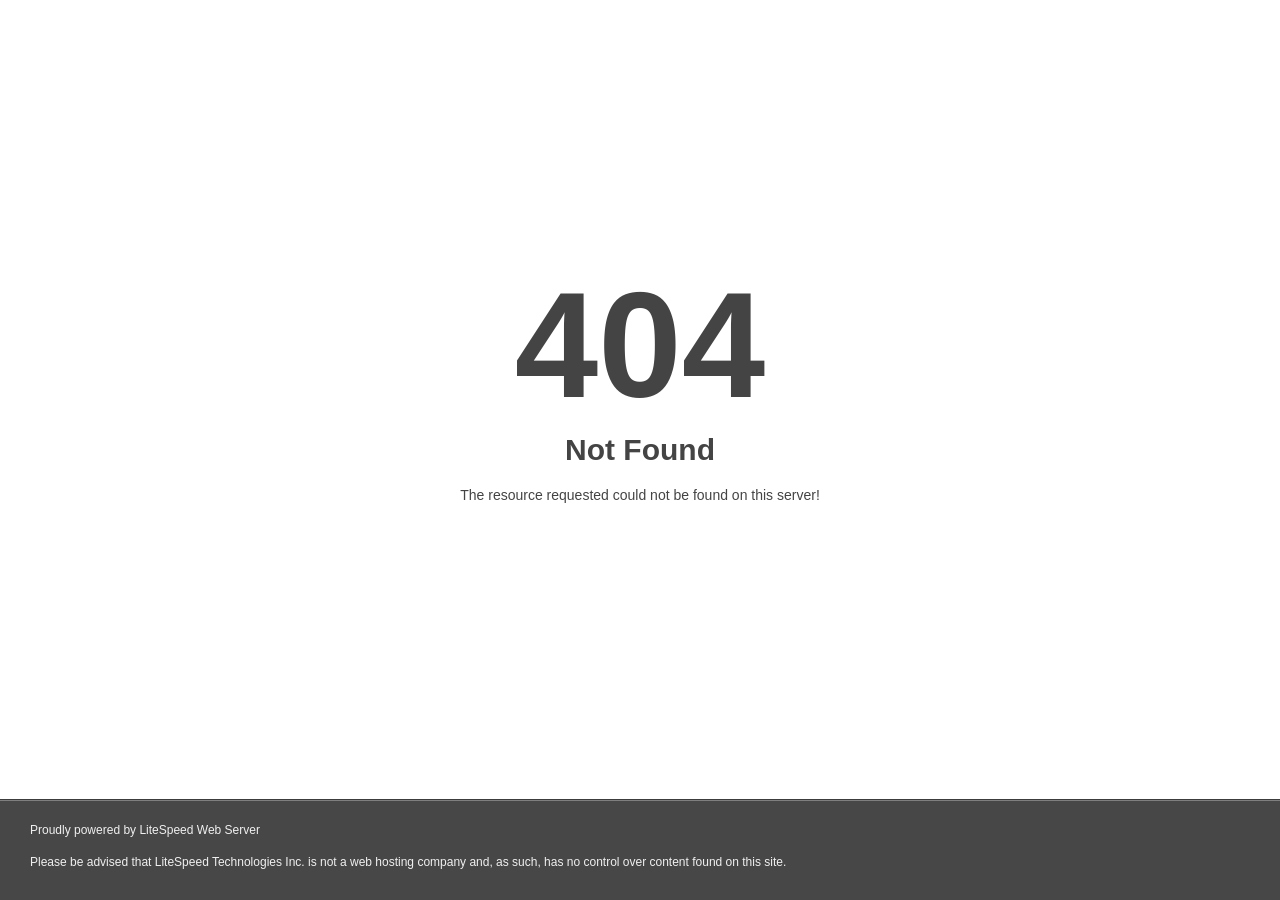
<file: img/preloader.html>
<!DOCTYPE html>
<html style="height:100%">
<head>
<meta name="viewport" content="width=device-width, initial-scale=1, shrink-to-fit=no" />
<title> 404 Not Found
</title><style>@media (prefers-color-scheme:dark){body{background-color:#000!important}}</style></head>
<body style="color: #444; margin:0;font: normal 14px/20px Arial, Helvetica, sans-serif; height:100%; background-color: #fff;">
<div style="height:auto; min-height:100%; ">     <div style="text-align: center; width:800px; margin-left: -400px; position:absolute; top: 30%; left:50%;">
        <h1 style="margin:0; font-size:150px; line-height:150px; font-weight:bold;">404</h1>
<h2 style="margin-top:20px;font-size: 30px;">Not Found
</h2>
<p>The resource requested could not be found on this server!</p>
</div></div><div style="color:#f0f0f0; font-size:12px;margin:auto;padding:0px 30px 0px 30px;position:relative;clear:both;height:100px;margin-top:-101px;background-color:#474747;border-top: 1px solid rgba(0,0,0,0.15);box-shadow: 0 1px 0 rgba(255, 255, 255, 0.3) inset;">
<br>Proudly powered by LiteSpeed Web Server<p>Please be advised that LiteSpeed Technologies Inc. is not a web hosting company and, as such, has no control over content found on this site.</p></div></body></html>
</file>
<file: css/loaders/loader.css>
/*! File name: loader.css
 * ------------------------------------------------
 *
 * ------------------------------------------------
 * Table of Contents
 * ------------------------------------------------
 *  01. Loader Styles
 * ------------------------------------------------
 * Table of Contents End
 * ------------------------------------------------ */
:root {
  --_size: 1.6rem;
  --_font-default: "Syne", sans-serif;
  --_font-accent: "Syne", sans-serif;
  --_radius-s: 1.5rem;
  --_radius-m: 2.2rem;
  --_radius-l: 3rem;
  --_radius-xl: 3.6rem;
  --_animspeed-fast: 0.1s;
  --_animspeed-medium: 0.3s;
  --_animspeed-slow: 0.6s;
  --_animbezier: cubic-bezier(0.23, 0.65, 0.74, 1.09);
  /* light color scheme */
  --base--light: #e6ebf4;
  --base-tint--light: #ebf0f7;
  --base-shade--light: #bdc1c8;
  --accent--light: #e8843a;
  --secondary--light: #e0641c;
  --secondary-rgba--light: rgba(224, 100, 28, 0.3);
  --stroke-controls--light: #a8b0c1;
  --stroke-controls-neutral--light: rgba(0, 0, 0, 0.3);
  --stroke-elements--light: #d1d5e0;
  --t-bright--light: #22232c;
  --t-medium--light: #424550;
  --t-muted--light: #666a79;
  --t-accent--light: #c56a18;
  --t-secondary--light: #bd5510;
  --t-disabled--light: #717586;
  --t-placeholder--light: #969bb2;
  --base-opp--light: #111111;
  --t-opp-bright--light: #ebf0f7;
  --t-opp-medium--light: #d6cdbf;
  --t-opp-muted--light: #a1a1af;
  --gradient-one--light: #f1d3ad;
  --gradient-two--light: #f9d3ab;
  --gradient-three--light: #eaa85c;
  /* dark color scheme */
  --base--dark: #111111;
  --base-tint--dark: #161616;
  --base-shade--dark: #000000;
  --accent--dark: #e8bf9c;
  --secondary--dark: #f0d2ab;
  --secondary-rgba--dark: rgba(240, 210, 171, 0.2);
  --stroke-controls--dark: #4b4b51;
  --stroke-controls-neutral--dark: rgba(255, 255, 255, 0.3);
  --stroke-elements--dark: #303033;
  --t-bright--dark: #e9e9f1;
  --t-medium--dark: #d6cdbf;
  --t-muted--dark: #a1a1af;
  --t-accent--dark: #e6bf9d;
  --t-secondary--dark: #f0d2ab;
  --t-disabled--dark: #8b8a91;
  --t-placeholder--dark: #58585e;
  --base-opp--dark: #fafafa;
  --t-opp-bright--dark: #121319;
  --t-opp-medium--dark: #626577;
  --t-opp-muted--dark: #717586;
  --gradient-one--dark: #dba35a;
  --gradient-two--dark: #e8c09d;
  --gradient-three--dark: #cc8a3e;
  /* permanent colors */
  --per-base: #111111;
  --per-base-tint: #212121;
  --per-stroke-controls: rgba(255, 255, 255, 0.4);
  --t-per-bright-light: #ffffff;
  --t-per-medium-light: #f2f2f2;
  --t-per-muted-light: #d8cbb8;
  --t-per-bright-dark: #27293b;
  --t-per-medium-dark: #626577;
  --t-per-muted-dark: #717586;
}
@media only screen and (min-width: 1600px) {
  :root {
    --_radius-s: 1.7rem;
    --_radius-m: 2.6rem;
  }
}

/* defaults */
@media (prefers-color-scheme: light) {
  :root {
    --base: var(--base--light);
    --base-tint: var(--base-tint--light);
    --base-shade: var(--base-shade--light);
    --accent: var(--accent--light);
    --secondary: var(--secondary--light);
    --secondary-rgba: var(--secondary-rgba--light);
    --stroke-controls: var(--stroke-controls--light);
    --stroke-controls-neutral: var(--stroke-controls-neutral--light);
    --stroke-elements: var(--stroke-elements--light);
    --t-bright: var(--t-bright--light);
    --t-medium: var(--t-medium--light);
    --t-muted: var(--t-muted--light);
    --t-accent: var(--t-accent--light);
    --t-secondary: var(--t-secondary--light);
    --t-disabled: var(--t-disabled--light);
    --t-placeholder: var(--t-placeholder--light);
    --base-opp: var(--base-opp--light);
    --t-opp-bright: var(--t-opp-bright--light);
    --t-opp-medium: var(--t-opp-medium--light);
    --t-opp-muted: var(--t-opp-muted--light);
    --gradient-one: var(--gradient-one--light);
    --gradient-two: var(--gradient-two--light);
    --gradient-three: var(--gradient-three--light);
  }
}
@media (prefers-color-scheme: dark) {
  :root {
    --base: var(--base--dark);
    --base-tint: var(--base-tint--dark);
    --base-shade: var(--base-shade--dark);
    --accent: var(--accent--dark);
    --secondary: var(--secondary--dark);
    --secondary-rgba: var(--secondary-rgba--dark);
    --stroke-controls: var(--stroke-controls--dark);
    --stroke-controls-neutral: var(--stroke-controls-neutral--dark);
    --stroke-elements: var(--stroke-elements--dark);
    --t-bright: var(--t-bright--dark);
    --t-medium: var(--t-medium--dark);
    --t-muted: var(--t-muted--dark);
    --t-accent: var(--t-accent--dark);
    --t-secondary: var(--t-secondary--dark);
    --t-disabled: var(--t-disabled--dark);
    --t-placeholder: var(--t-placeholder--dark);
    --base-opp: var(--base-opp--dark);
    --t-opp-bright: var(--t-opp-bright--dark);
    --t-opp-medium: var(--t-opp-medium--dark);
    --t-opp-muted: var(--t-opp-muted--dark);
    --gradient-one: var(--gradient-one--dark);
    --gradient-two: var(--gradient-two--dark);
    --gradient-three: var(--gradient-three--dark);
  }
}
[color-scheme="light"] {
  --base: var(--base--light);
  --base-tint: var(--base-tint--light);
  --base-shade: var(--base-shade--light);
  --accent: var(--accent--light);
  --secondary: var(--secondary--light);
  --secondary-rgba: var(--secondary-rgba--light);
  --stroke-controls: var(--stroke-controls--light);
  --stroke-controls-neutral: var(--stroke-controls-neutral--light);
  --stroke-elements: var(--stroke-elements--light);
  --t-bright: var(--t-bright--light);
  --t-medium: var(--t-medium--light);
  --t-muted: var(--t-muted--light);
  --t-accent: var(--t-accent--light);
  --t-secondary: var(--t-secondary--light);
  --t-disabled: var(--t-disabled--light);
  --t-placeholder: var(--t-placeholder--light);
  --base-opp: var(--base-opp--light);
  --t-opp-bright: var(--t-opp-bright--light);
  --t-opp-medium: var(--t-opp-medium--light);
  --t-opp-muted: var(--t-opp-muted--light);
  --gradient-one: var(--gradient-one--light);
  --gradient-two: var(--gradient-two--light);
  --gradient-three: var(--gradient-three--light);
}

[color-scheme="dark"] {
  --base: var(--base--dark);
  --base-tint: var(--base-tint--dark);
  --base-shade: var(--base-shade--dark);
  --accent: var(--accent--dark);
  --secondary: var(--secondary--dark);
  --secondary-rgba: var(--secondary-rgba--dark);
  --stroke-controls: var(--stroke-controls--dark);
  --stroke-controls-neutral: var(--stroke-controls-neutral--dark);
  --stroke-elements: var(--stroke-elements--dark);
  --t-bright: var(--t-bright--dark);
  --t-medium: var(--t-medium--dark);
  --t-muted: var(--t-muted--dark);
  --t-accent: var(--t-accent--dark);
  --t-secondary: var(--t-secondary--dark);
  --t-disabled: var(--t-disabled--dark);
  --t-placeholder: var(--t-placeholder--dark);
  --base-opp: var(--base-opp--dark);
  --t-opp-bright: var(--t-opp-bright--dark);
  --t-opp-medium: var(--t-opp-medium--dark);
  --t-opp-muted: var(--t-opp-muted--dark);
  --gradient-one: var(--gradient-one--dark);
  --gradient-two: var(--gradient-two--dark);
  --gradient-three: var(--gradient-three--dark);
}

/* ------------------------------------------------*/
/* Loader Styles Start */
/* ------------------------------------------------*/
.loader {
  position: fixed;
  top: 0;
  right: 0;
  bottom: 0;
  left: 0;
  z-index: 9999;
  background-color: var(--base-tint);
  opacity: 1;
  visibility: visible;
  -webkit-transition: all var(--_animspeed-slow) ease-in-out;
  -moz-transition: all var(--_animspeed-slow) ease-in-out;
  transition: all var(--_animspeed-slow) ease-in-out;
}
.loader.loaded {
  background-color: var(--base);
  opacity: 0;
  visibility: hidden;
}

.loader__content {
  position: absolute;
  left: 50%;
  top: 50%;
  bottom: auto;
  right: auto;
  -webkit-transform: translateX(-50%) translateY(-50%);
  -moz-transform: translateX(-50%) translateY(-50%);
  -ms-transform: translateX(-50%) translateY(-50%);
  transform: translateX(-50%) translateY(-50%);
  width: 40px;
  height: 60px;
  -webkit-transition: opacity var(--_animspeed-medium) ease-in-out;
  -moz-transition: opacity var(--_animspeed-medium) ease-in-out;
  transition: opacity var(--_animspeed-medium) ease-in-out;
  opacity: 1;
}
.loader__content.fade-out {
  opacity: 0;
}

.loader__box {
  width: 40px;
  height: 40px;
  background: var(--accent);
  background: -moz-linear-gradient(
    315deg,
    var(--accent) 0%,
    var(--secondary) 100%
  );
  background: linear-gradient(135deg, var(--accent) 0%, var(--secondary) 100%);
  -webkit-animation: jump 0.5s linear infinite;
  -moz-animation: jump 0.5s linear infinite;
  animation: jump 0.5s linear infinite;
  -moz-border-radius: 10px;
  border-radius: 10px;
}

@-webkit-keyframes jump {
  17% {
    border-bottom-right-radius: 10px;
  }
  25% {
    -webkit-transform: translateY(9px) rotate(22.5deg);
    transform: translateY(9px) rotate(22.5deg);
  }
  50% {
    -webkit-transform: translateY(18px) scale(1, 0.9) rotate(45deg);
    transform: translateY(18px) scale(1, 0.9) rotate(45deg);
    border-bottom-right-radius: 40px;
  }
  75% {
    -webkit-transform: translateY(9px) rotate(67.5deg);
    transform: translateY(9px) rotate(67.5deg);
  }
  100% {
    -webkit-transform: translateY(0) rotate(90deg);
    transform: translateY(0) rotate(90deg);
  }
}

@-moz-keyframes jump {
  17% {
    -moz-border-radius-bottomright: 10px;
    border-bottom-right-radius: 10px;
  }
  25% {
    -moz-transform: translateY(9px) rotate(22.5deg);
    transform: translateY(9px) rotate(22.5deg);
  }
  50% {
    -moz-transform: translateY(18px) scale(1, 0.9) rotate(45deg);
    transform: translateY(18px) scale(1, 0.9) rotate(45deg);
    -moz-border-radius-bottomright: 40px;
    border-bottom-right-radius: 40px;
  }
  75% {
    -moz-transform: translateY(9px) rotate(67.5deg);
    transform: translateY(9px) rotate(67.5deg);
  }
  100% {
    -moz-transform: translateY(0) rotate(90deg);
    transform: translateY(0) rotate(90deg);
  }
}

@keyframes jump {
  17% {
    -moz-border-radius-bottomright: 10px;
    border-bottom-right-radius: 10px;
  }
  25% {
    -webkit-transform: translateY(9px) rotate(22.5deg);
    -moz-transform: translateY(9px) rotate(22.5deg);
    transform: translateY(9px) rotate(22.5deg);
  }
  50% {
    -webkit-transform: translateY(18px) scale(1, 0.9) rotate(45deg);
    -moz-transform: translateY(18px) scale(1, 0.9) rotate(45deg);
    transform: translateY(18px) scale(1, 0.9) rotate(45deg);
    -moz-border-radius-bottomright: 40px;
    border-bottom-right-radius: 40px;
  }
  75% {
    -webkit-transform: translateY(9px) rotate(67.5deg);
    -moz-transform: translateY(9px) rotate(67.5deg);
    transform: translateY(9px) rotate(67.5deg);
  }
  100% {
    -webkit-transform: translateY(0) rotate(90deg);
    -moz-transform: translateY(0) rotate(90deg);
    transform: translateY(0) rotate(90deg);
  }
}
.loader__shadow {
  width: 40px;
  height: 5px;
  background-color: var(--base-shade);
  position: absolute;
  top: 49px;
  left: 0;
  -moz-border-radius: 50%;
  border-radius: 50%;
  -webkit-animation: shadow 0.5s linear infinite;
  -moz-animation: shadow 0.5s linear infinite;
  animation: shadow 0.5s linear infinite;
}

@-webkit-keyframes shadow {
  50% {
    -webkit-transform: scale(1.2, 1);
    transform: scale(1.2, 1);
  }
}

@-moz-keyframes shadow {
  50% {
    -moz-transform: scale(1.2, 1);
    transform: scale(1.2, 1);
  }
}

@keyframes shadow {
  50% {
    -webkit-transform: scale(1.2, 1);
    -moz-transform: scale(1.2, 1);
    transform: scale(1.2, 1);
  }
}
/* ------------------------------------------------*/
/* Loader Styles End */
/* ------------------------------------------------*/
</file>
